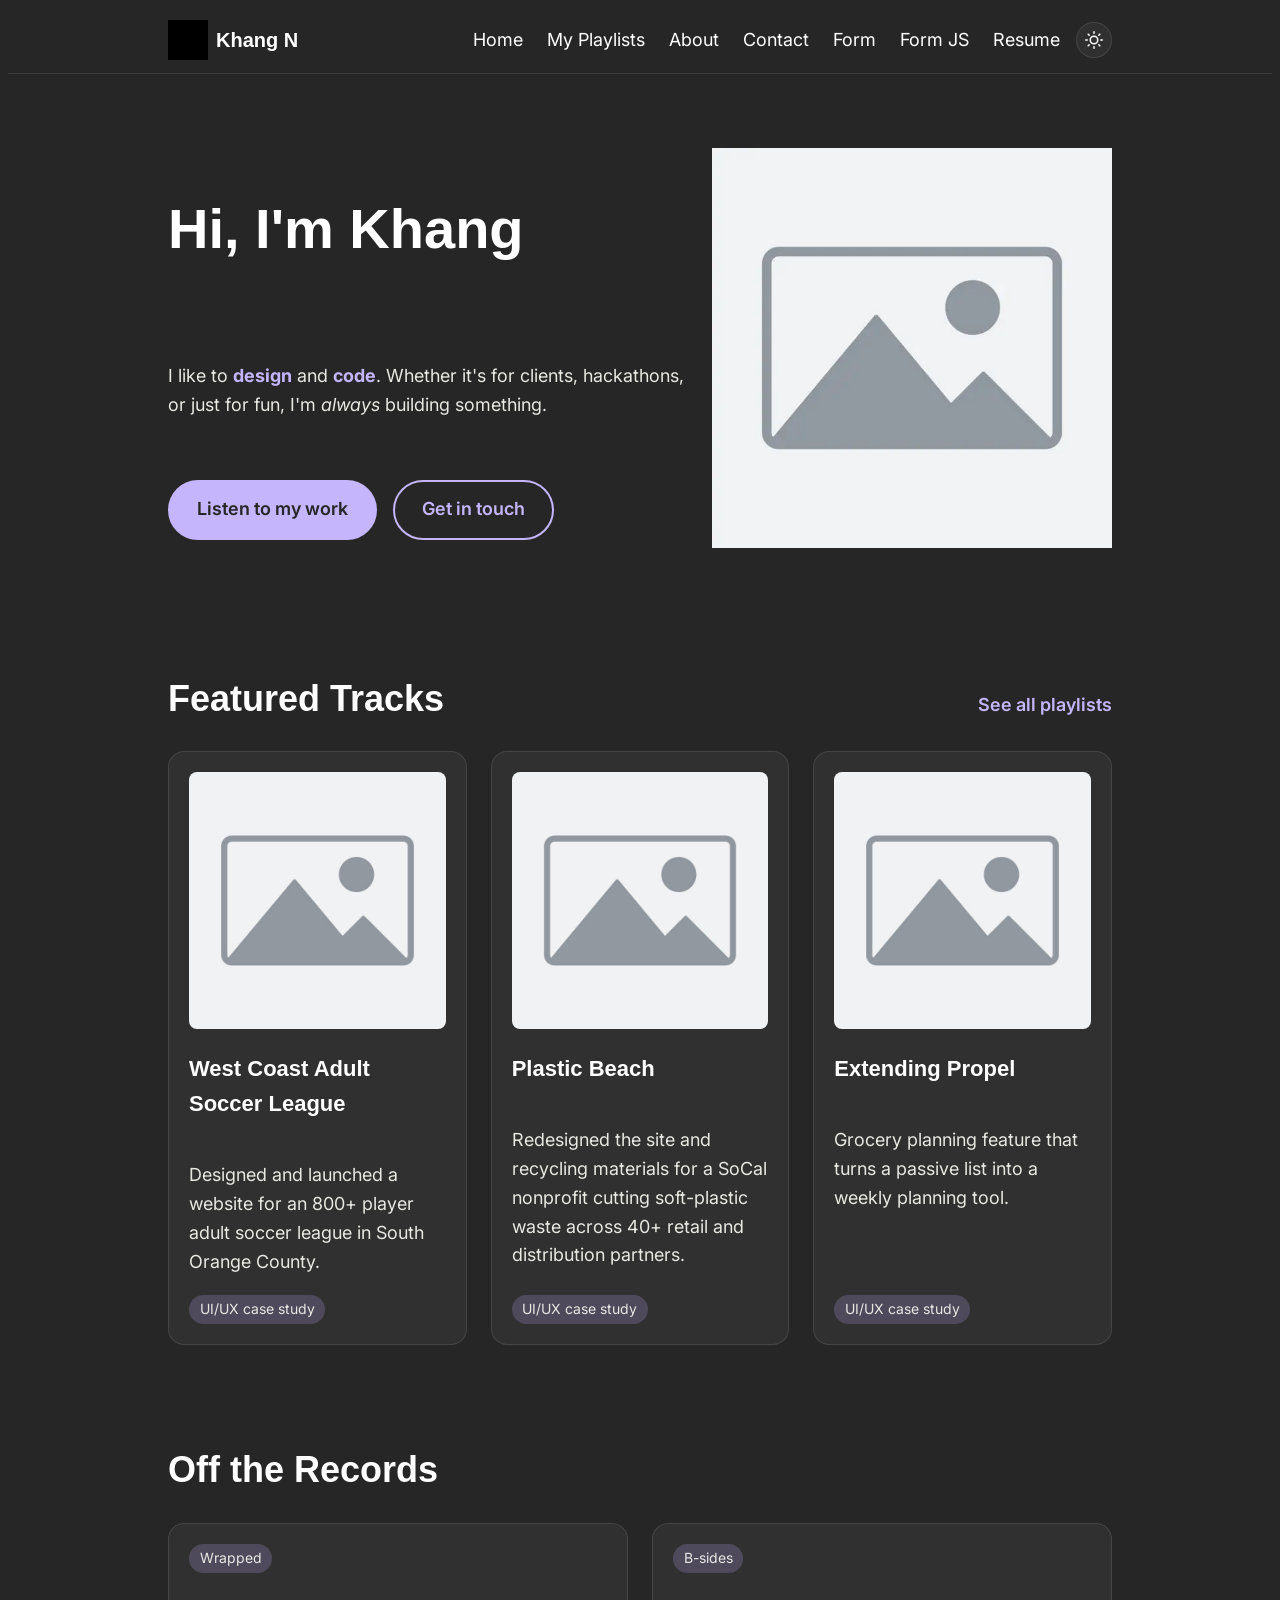
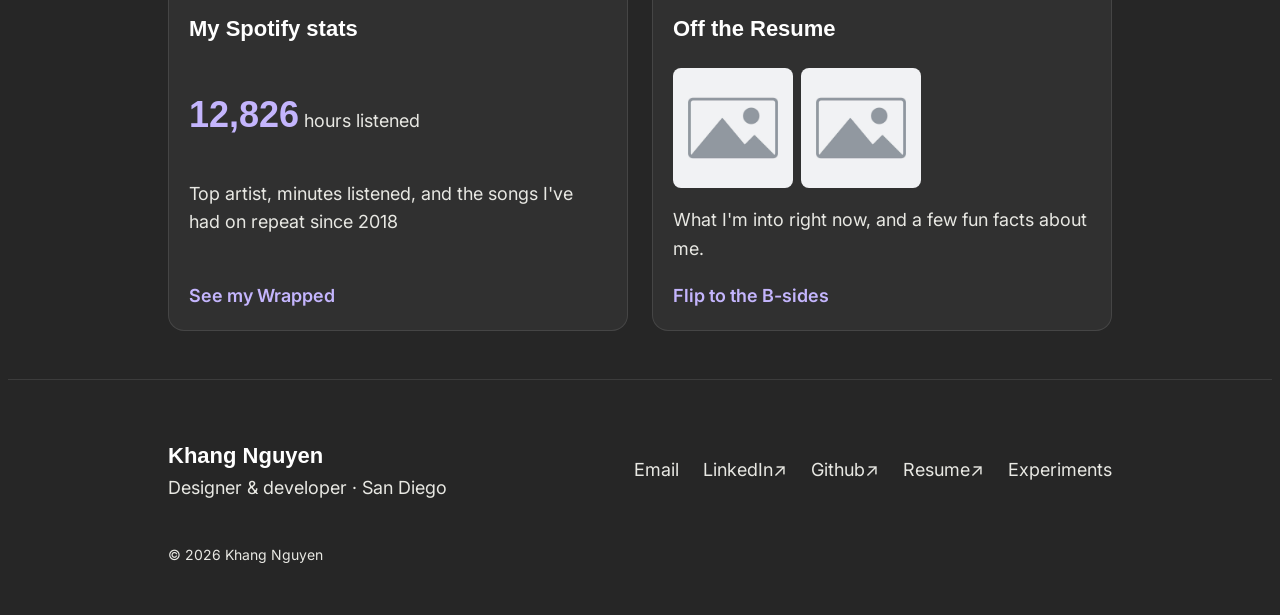
<file: index.html>
<!doctype html>
<html lang="en">
  <head>
    <meta charset="UTF-8" />
    <meta name="viewport" content="width=device-width, initial-scale=1.0" />
    <meta
      name="description"
      content="Khang Nguyen is a developer and designer in San Diego. Explore UI/UX case studies, projects, and more."
    />
    <title>Khang Nguyen | Developer &amp; Designer</title>
    <link rel="icon" href="images/favicon.png" type="image/png" />
    <link rel="stylesheet" href="css/styles.css" />
    <script src="js/hello-world.js" defer></script>
    <script src="js/theme-init.js"></script>
    <script src="js/theme.js" defer></script>
  </head>
  <body>
    <header>
      <a href="index.html">
        <svg width="40" height="40" viewBox="0 0 40 40" role="img">
          <title>Khang's logo</title>
          <rect width="40" height="40" fill="black" />
        </svg>
        Khang N
      </a>
      <nav>
        <ul>
          <li>
            <a href="index.html">Home</a>
          </li>
          <li>
            <a href="playlists.html">My Playlists</a>
          </li>
          <li>
            <a href="about.html">About</a>
          </li>
          <li>
            <a href="contact.html">Contact</a>
          </li>
          <li>
            <a href="form-no-js.html">Form</a>
          </li>
          <li>
            <a href="form-with-js.html">Form JS</a>
          </li>
          <li>
            <a href="resume/khangresume.pdf" target="_blank">Resume</a>
          </li>
        </ul>
      </nav>
      <button class="theme-toggle" aria-label="Switch to light mode" hidden></button>
    </header>
    <main>
      <section class="hero">
        <h1>Hi, I'm Khang</h1>
        <p>
          I like to <strong>design</strong> and <strong>code</strong>. Whether
          it's for clients, hackathons, or just for fun, I'm
          <em>always</em> building something.
        </p>
        <p class="hero-action">
          <a href="playlists.html">Listen to my work</a>
          <a href="contact.html">Get in touch</a>
        </p>
        <picture>
          <source srcset="images/placeholder.webp" type="image/webp" />
          <img
            src="images/placeholder.jpg"
            alt="placeholder image"
            width="400"
            height="400"
          />
        </picture>
      </section>
      <section class="featured">
        <h2>Featured Tracks</h2>
        <a href="playlists.html">See all playlists</a>
        <div class="card-grid">
        <track-card>
          <article>
            <img
              src="images/placeholder.jpg"
              alt="West Coast Adult Soccer League website homepage"
              width="400"
              height="250"
            />
            <h3>
              <a href="case-study-wcasl.html">West Coast Adult Soccer League</a>
            </h3>
            <p>
              Designed and launched a website for an 800+ player adult soccer
              league in South Orange County.
            </p>
            <span>UI/UX case study</span>
          </article>
        </track-card>

        <track-card>
          <article>
            <img
              src="images/placeholder.jpg"
              alt="Plastic Beach website homepage"
              width="400"
              height="250"
            />
            <h3>
              <a href="case-study-plastic-beach.html">Plastic Beach</a>
            </h3>
            <p>
              Redesigned the site and recycling materials for a SoCal nonprofit
              cutting soft-plastic waste across 40+ retail and distribution
              partners.
            </p>
            <span>UI/UX case study</span>
          </article>
        </track-card>

        <track-card>
          <article>
            <img
              src="images/placeholder.jpg"
              alt="Propel redesigned homepage"
              width="400"
              height="250"
            />
            <h3>
              <a href="case-study-propel.html">Extending Propel</a>
            </h3>
            <p>
              Grocery planning feature that turns a passive list into a weekly
              planning tool.
            </p>
            <span>UI/UX case study</span>
          </article>
        </track-card>
        </div>
      </section>

      <section class="records">
        <h2>Off the Records</h2>
        <article>
          <span>Wrapped</span>
          <h3>My Spotify stats</h3>
          <p><strong>12,826</strong> hours listened</p>
          <p>
            Top artist, minutes listened, and the songs I've had on repeat since
            2018
          </p>
          <a href="wrapped.html">See my Wrapped</a>
        </article>

        <article>
          <span>B-sides</span>
          <h3>Off the Resume</h3>
          <div class="photos">
          <img
            src="images/placeholder.jpg"
            alt="Khang taking pictures"
            width="120"
            height="120"
          />
          <img
            src="images/placeholder.jpg"
            alt="Khang rock climbing"
            width="120"
            height="120"
          />
          </div>
          <p>What I'm into right now, and a few fun facts about me.</p>
          <a href="b-sides.html">Flip to the B-sides</a>
        </article>
      </section>
    </main>
    <footer>
      <p>
        <b>Khang Nguyen</b> <br />
        Designer &amp; developer &middot; San Diego
      </p>
      <ul>
        <li><a href="mailto:khn042@ucsd.edu">Email</a></li>
        <li>
          <a href="https://www.linkedin.com/in/khangnguyen05" target="_blank"
            >LinkedIn</a
          >
        </li>
        <li><a href="https://github.com/khanggn" target="_blank">Github</a></li>
        <li><a href="resume/khangresume.pdf" target="_blank">Resume</a></li>
        <li><a href="experiments.html">Experiments</a></li>
      </ul>
      <p>&copy; 2026 Khang Nguyen</p>
    </footer>
    <hello-world></hello-world>
    <noscript>
      <p>
        JavaScript is turned off. This site still works, but the demos on the
        Experiments page needs JavaScript to run.
      </p>
    </noscript>
  </body>
</html>
</file>
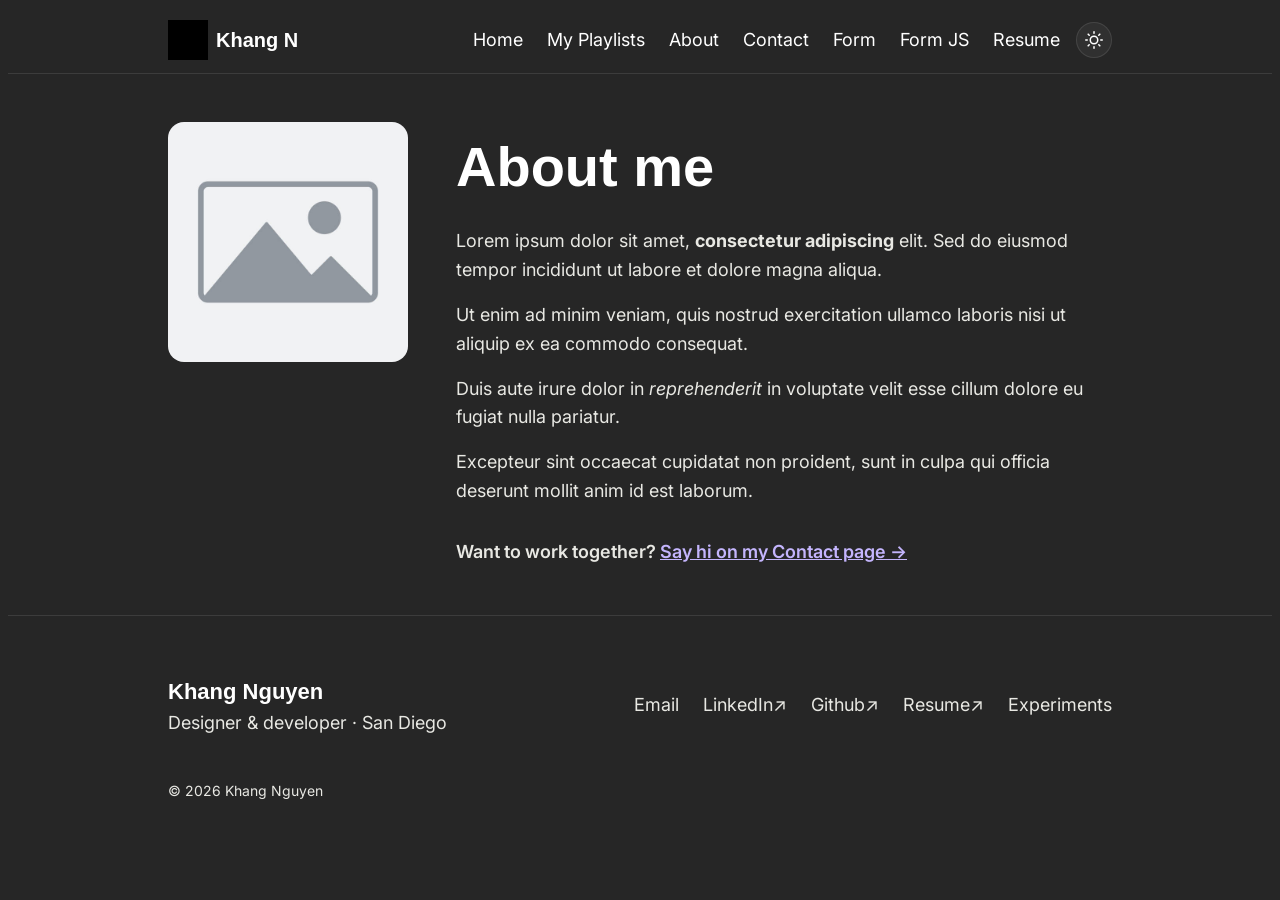
<file: about.html>
<!doctype html>
<html lang="en">
  <head>
    <meta charset="UTF-8" />
    <meta name="viewport" content="width=device-width, initial-scale=1.0" />
    <meta
      name="description"
      content="About Khang Nguyen, a developer and designer in San Diego who works between design and development."
    />
    <title>About | Khang Nguyen</title>
    <link rel="icon" href="images/favicon.png" type="image/png" />
    <link rel="stylesheet" href="css/styles.css"/>
    <script src="js/theme-init.js"></script>
    <script src="js/theme.js" defer></script>
  </head>
  <body>
    <header>
      <a href="index.html">
        <svg width="40" height="40" viewBox="0 0 40 40" role="img">
          <title>Khang's logo</title>
          <rect width="40" height="40" fill="black" />
        </svg>
        Khang N
      </a>
      <nav>
        <ul>
          <li>
            <a href="index.html">Home</a>
          </li>
          <li>
            <a href="playlists.html">My Playlists</a>
          </li>
          <li>
            <a href="about.html">About</a>
          </li>
          <li>
            <a href="contact.html">Contact</a>
          </li>
          <li>
            <a href="form-no-js.html">Form</a>
          </li>
          <li>
            <a href="form-with-js.html">Form JS</a>
          </li>
          <li>
            <a href="resume/khangresume.pdf" target="_blank">Resume</a>
          </li>
        </ul>
      </nav>
      <button class="theme-toggle" aria-label="Switch to light mode" hidden></button>
    </header>
    <main>
      <section class="about">
        <img
          src="images/placeholder.jpg"
          alt="Headshot of Khang Nguyen"
          width="300"
          height="300"
        />
        <h1>About me</h1>
        <p>
          Lorem ipsum dolor sit amet, <strong>consectetur adipiscing</strong>
          elit. Sed do eiusmod tempor incididunt ut labore et dolore magna
          aliqua.
        </p>
        <p>
          Ut enim ad minim veniam, quis nostrud exercitation ullamco laboris
          nisi ut aliquip ex ea commodo consequat.
        </p>
        <p>
          Duis aute irure dolor in <em>reprehenderit</em> in voluptate velit
          esse cillum dolore eu fugiat nulla pariatur.
        </p>
        <p>
          Excepteur sint occaecat cupidatat non proident, sunt in culpa qui
          officia deserunt mollit anim id est laborum.
        </p>
        <p>
          Want to work together?
          <a href="contact.html">Say hi on my Contact page &rarr;</a>
        </p>
      </section>
    </main>
    <footer>
      <p>
        <b>Khang Nguyen</b> <br />
        Designer &amp; developer &middot; San Diego
      </p>
      <ul>
        <li><a href="mailto:khn042@ucsd.edu">Email</a></li>
        <li>
          <a href="https://www.linkedin.com/in/khangnguyen05" target="_blank"
            >LinkedIn</a
          >
        </li>
        <li><a href="https://github.com/khanggn" target="_blank">Github</a></li>
        <li><a href="resume/khangresume.pdf" target="_blank">Resume</a></li>
        <li><a href="experiments.html">Experiments</a></li>
      </ul>
      <p>&copy; 2026 Khang Nguyen</p>
    </footer>
  </body>
</html>
</file>
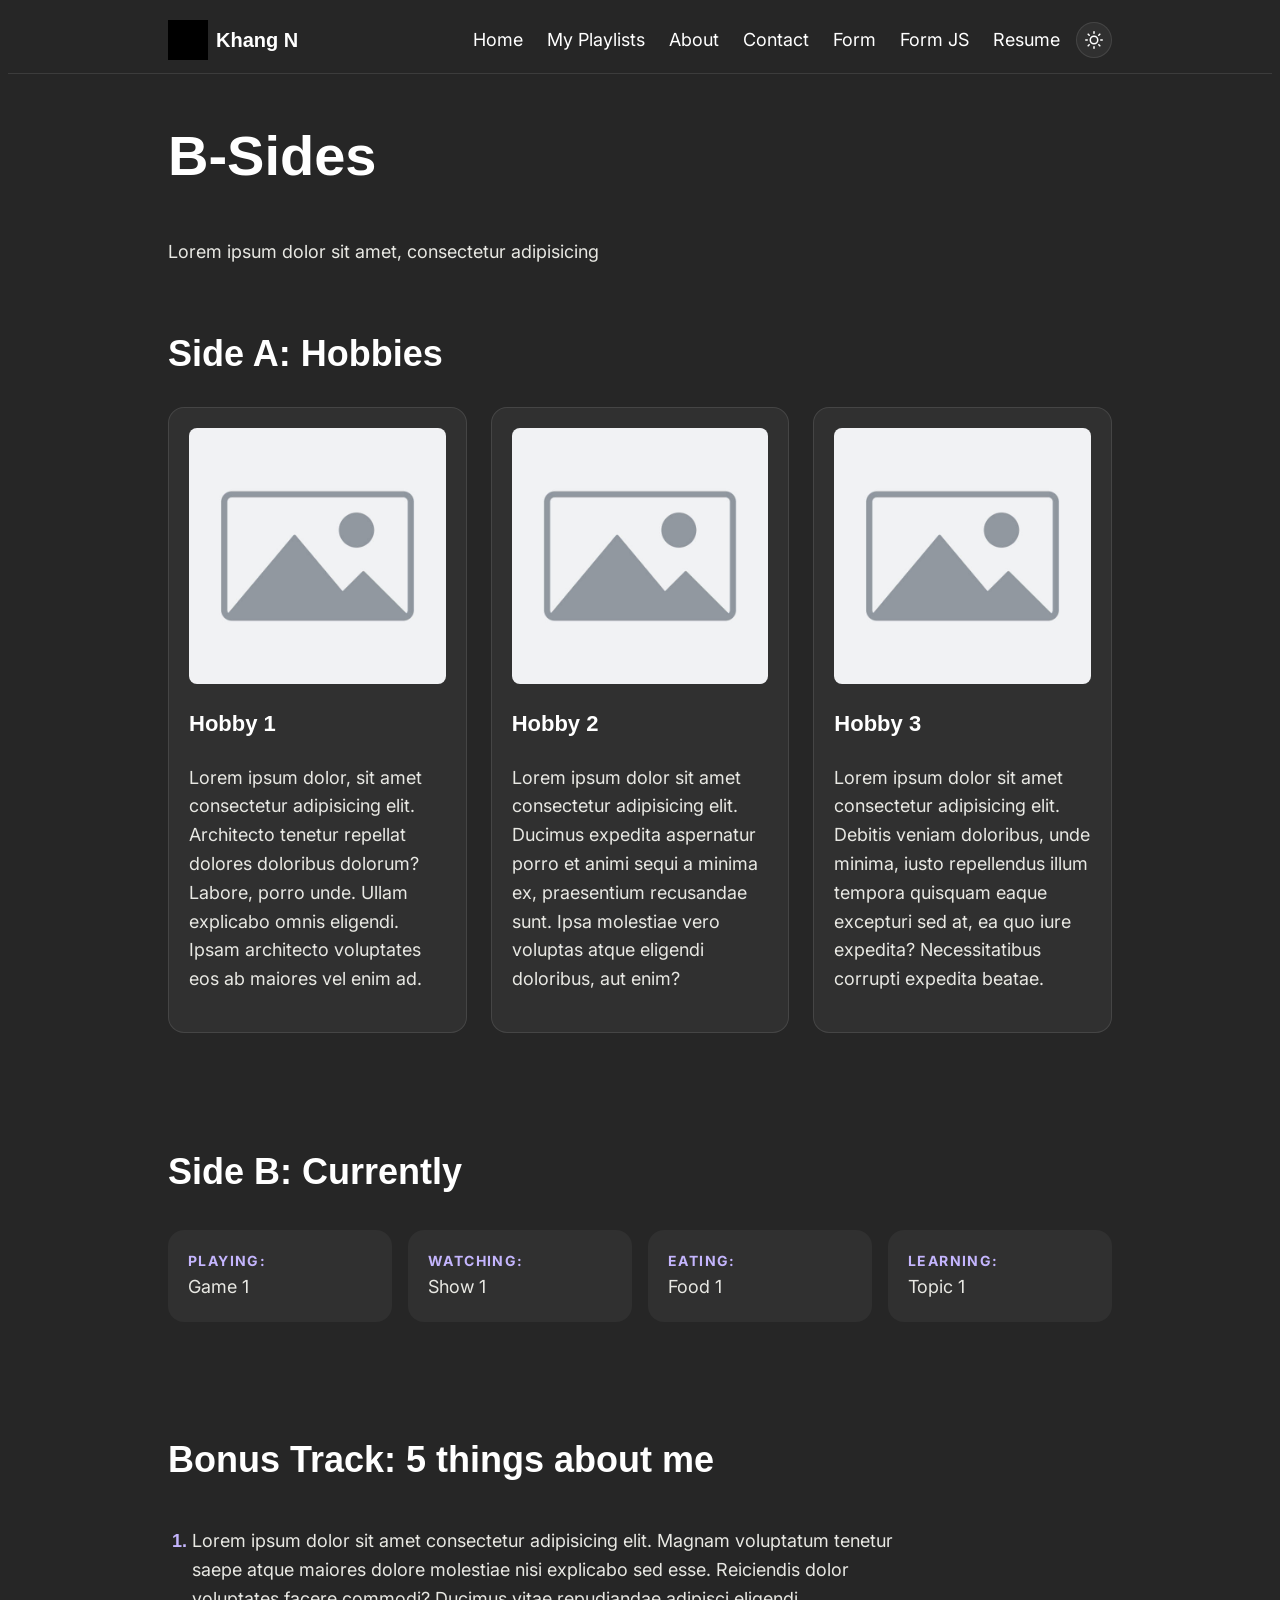
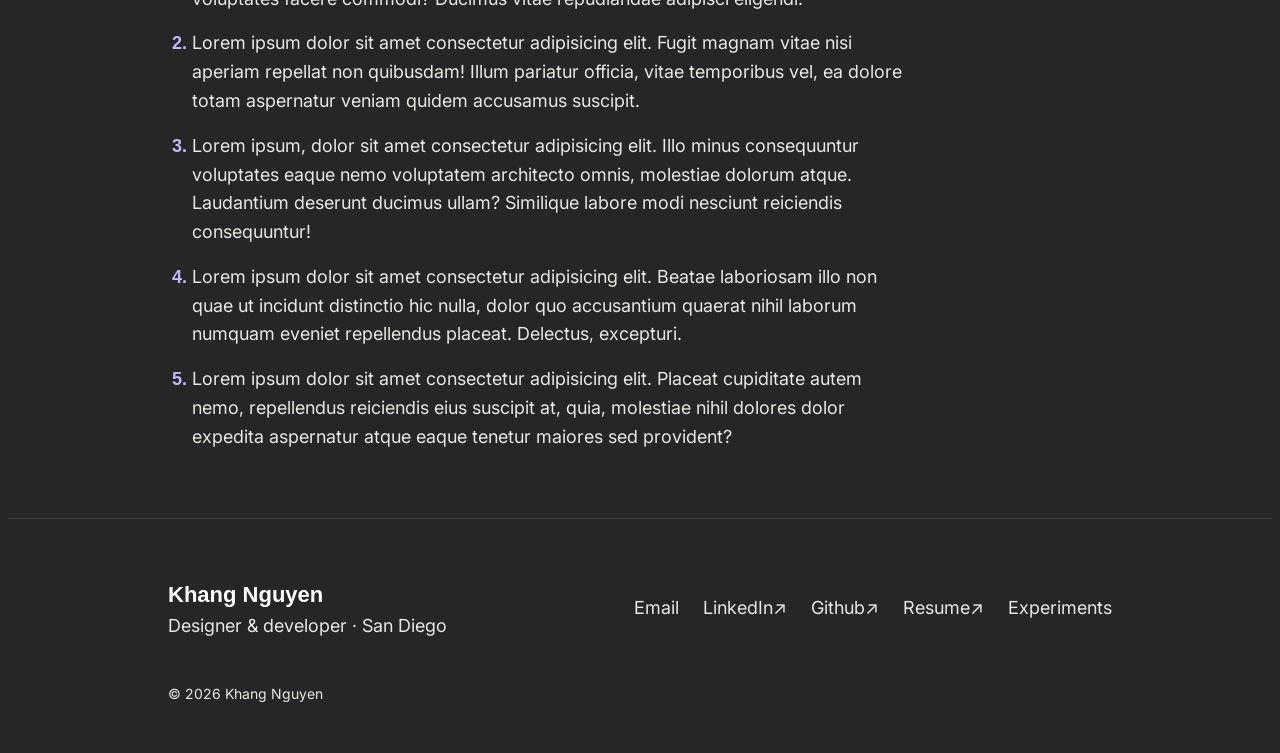
<file: b-sides.html>
<!doctype html>
<html lang="en">
  <head>
    <meta charset="UTF-8" />
    <meta name="viewport" content="width=device-width, initial-scale=1.0" />
    <meta name="description" content="The tracks that didn't make the resume" />
    <title>B-Sides | Khang Nguyen</title>
    <link rel="icon" href="images/favicon.png" type="image/png" />
    <link rel="stylesheet" href="css/styles.css"/>
    <script src="js/theme-init.js"></script>
    <script src="js/theme.js" defer></script>
  </head>
  <body>
    <header>
      <a href="index.html">
        <svg width="40" height="40" viewBox="0 0 40 40" role="img">
          <title>Khang's logo</title>
          <rect width="40" height="40" fill="black" />
        </svg>
        Khang N
      </a>
      <nav>
        <ul>
          <li>
            <a href="index.html">Home</a>
          </li>
          <li>
            <a href="playlists.html">My Playlists</a>
          </li>
          <li>
            <a href="about.html">About</a>
          </li>
          <li>
            <a href="contact.html">Contact</a>
          </li>
          <li>
            <a href="form-no-js.html">Form</a>
          </li>
          <li>
            <a href="form-with-js.html">Form JS</a>
          </li>
          <li>
            <a href="resume/khangresume.pdf" target="_blank">Resume</a>
          </li>
        </ul>
      </nav>
      <button class="theme-toggle" aria-label="Switch to light mode" hidden></button>
    </header>
    <main>
      <h1>B-Sides</h1>
      <p>Lorem ipsum dolor sit amet, consectetur adipisicing</p>
      <section class="hobbies">
        <h2>Side A: Hobbies</h2>
        <article>
          <img
            src="images/placeholder.jpg"
            alt="Hobby 1"
            width="200"
            height="150"
          />
          <h3>Hobby 1</h3>
          <p>
            Lorem ipsum dolor, sit amet consectetur adipisicing elit. Architecto
            tenetur repellat dolores doloribus dolorum? Labore, porro unde.
            Ullam explicabo omnis eligendi. Ipsam architecto voluptates eos ab
            maiores vel enim ad.
          </p>
        </article>
        <article>
          <img
            src="images/placeholder.jpg"
            alt="Hobby 2"
            width="200"
            height="150"
          />
          <h3>Hobby 2</h3>
          <p>
            Lorem ipsum dolor sit amet consectetur adipisicing elit. Ducimus
            expedita aspernatur porro et animi sequi a minima ex, praesentium
            recusandae sunt. Ipsa molestiae vero voluptas atque eligendi
            doloribus, aut enim?
          </p>
        </article>
        <article>
          <img
            src="images/placeholder.jpg"
            alt="Hobby 3"
            width="200"
            height="150"
          />
          <h3>Hobby 3</h3>
          <p>
            Lorem ipsum dolor sit amet consectetur adipisicing elit. Debitis
            veniam doloribus, unde minima, iusto repellendus illum tempora
            quisquam eaque excepturi sed at, ea quo iure expedita?
            Necessitatibus corrupti expedita beatae.
          </p>
        </article>
      </section>
      <section class="currently">
        <h2>Side B: Currently</h2>
        <ul>
          <li><b>Playing:</b> Game 1</li>
          <li><b>Watching:</b> Show 1</li>
          <li><b>Eating:</b> Food 1</li>
          <li><b>Learning:</b> Topic 1</li>
        </ul>
      </section>
      <section class="fun-facts">
        <h2>Bonus Track: 5 things about me</h2>
        <ol>
          <li>
            Lorem ipsum dolor sit amet consectetur adipisicing elit. Magnam
            voluptatum tenetur saepe atque maiores dolore molestiae nisi
            explicabo sed esse. Reiciendis dolor voluptates facere commodi?
            Ducimus vitae repudiandae adipisci eligendi.
          </li>
          <li>
            Lorem ipsum dolor sit amet consectetur adipisicing elit. Fugit
            magnam vitae nisi aperiam repellat non quibusdam! Illum pariatur
            officia, vitae temporibus vel, ea dolore totam aspernatur veniam
            quidem accusamus suscipit.
          </li>
          <li>
            Lorem ipsum, dolor sit amet consectetur adipisicing elit. Illo minus
            consequuntur voluptates eaque nemo voluptatem architecto omnis,
            molestiae dolorum atque. Laudantium deserunt ducimus ullam?
            Similique labore modi nesciunt reiciendis consequuntur!
          </li>
          <li>
            Lorem ipsum dolor sit amet consectetur adipisicing elit. Beatae
            laboriosam illo non quae ut incidunt distinctio hic nulla, dolor quo
            accusantium quaerat nihil laborum numquam eveniet repellendus
            placeat. Delectus, excepturi.
          </li>
          <li>
            Lorem ipsum dolor sit amet consectetur adipisicing elit. Placeat
            cupiditate autem nemo, repellendus reiciendis eius suscipit at,
            quia, molestiae nihil dolores dolor expedita aspernatur atque eaque
            tenetur maiores sed provident?
          </li>
        </ol>
      </section>
    </main>
    <footer>
      <p>
        <b>Khang Nguyen</b> <br />
        Designer &amp; developer &middot; San Diego
      </p>
      <ul>
        <li><a href="mailto:khn042@ucsd.edu">Email</a></li>
        <li>
          <a href="https://www.linkedin.com/in/khangnguyen05" target="_blank"
            >LinkedIn</a
          >
        </li>
        <li><a href="https://github.com/khanggn" target="_blank">Github</a></li>
        <li><a href="resume/khangresume.pdf" target="_blank">Resume</a></li>
        <li><a href="experiments.html">Experiments</a></li>
      </ul>
      <p>&copy; 2026 Khang Nguyen</p>
    </footer>
  </body>
</html>
</file>
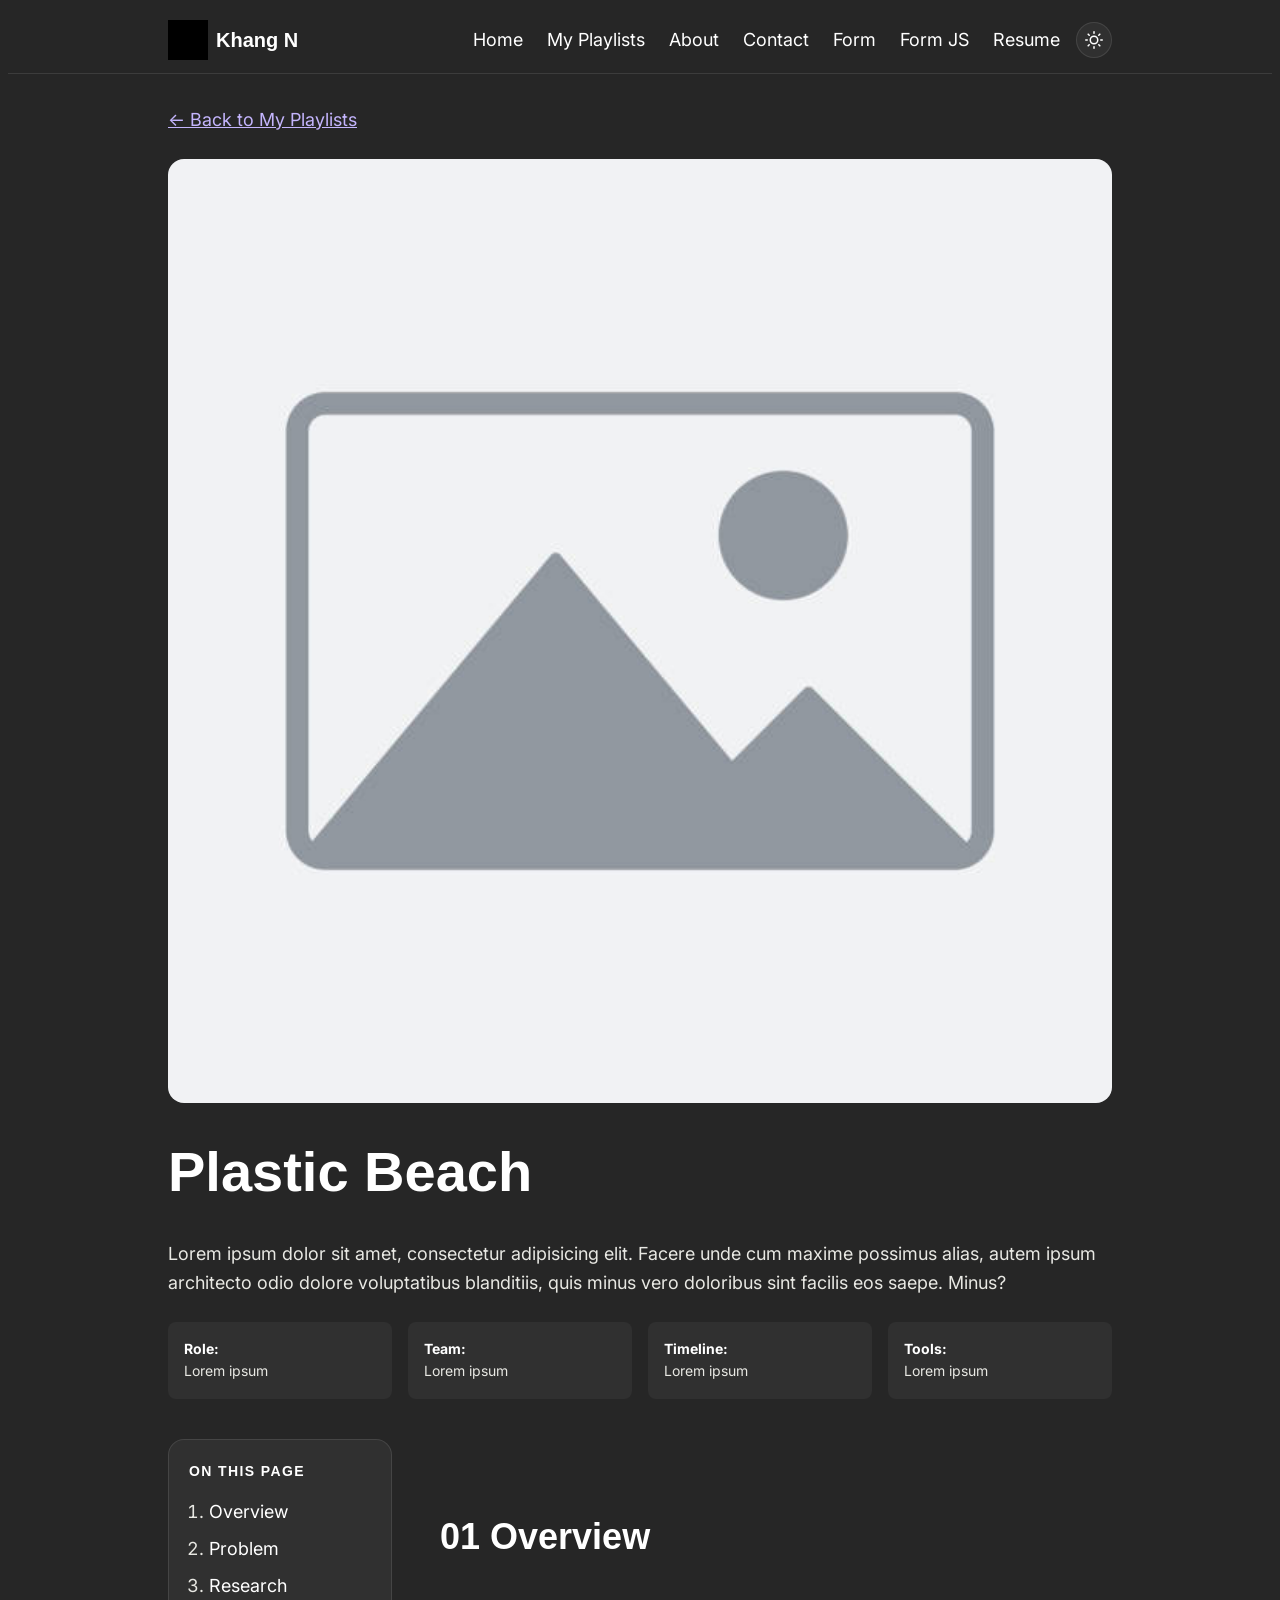
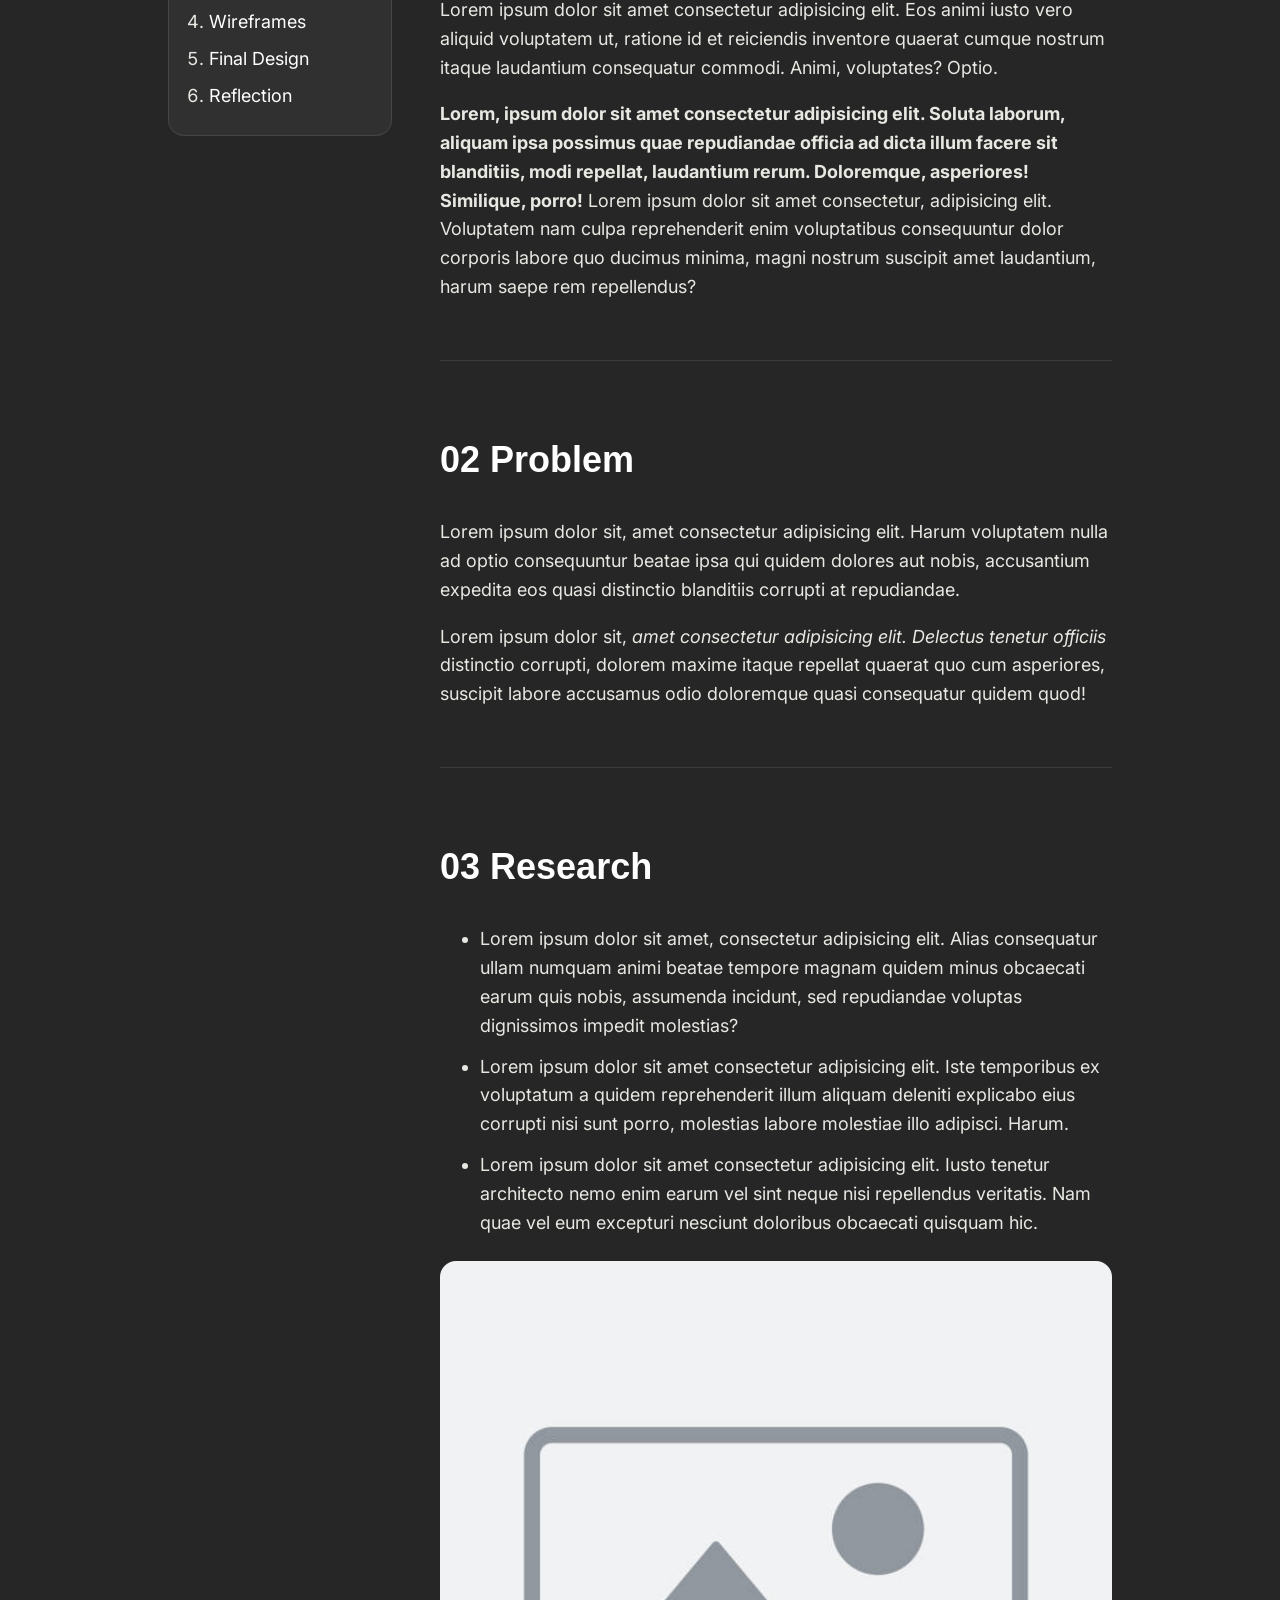
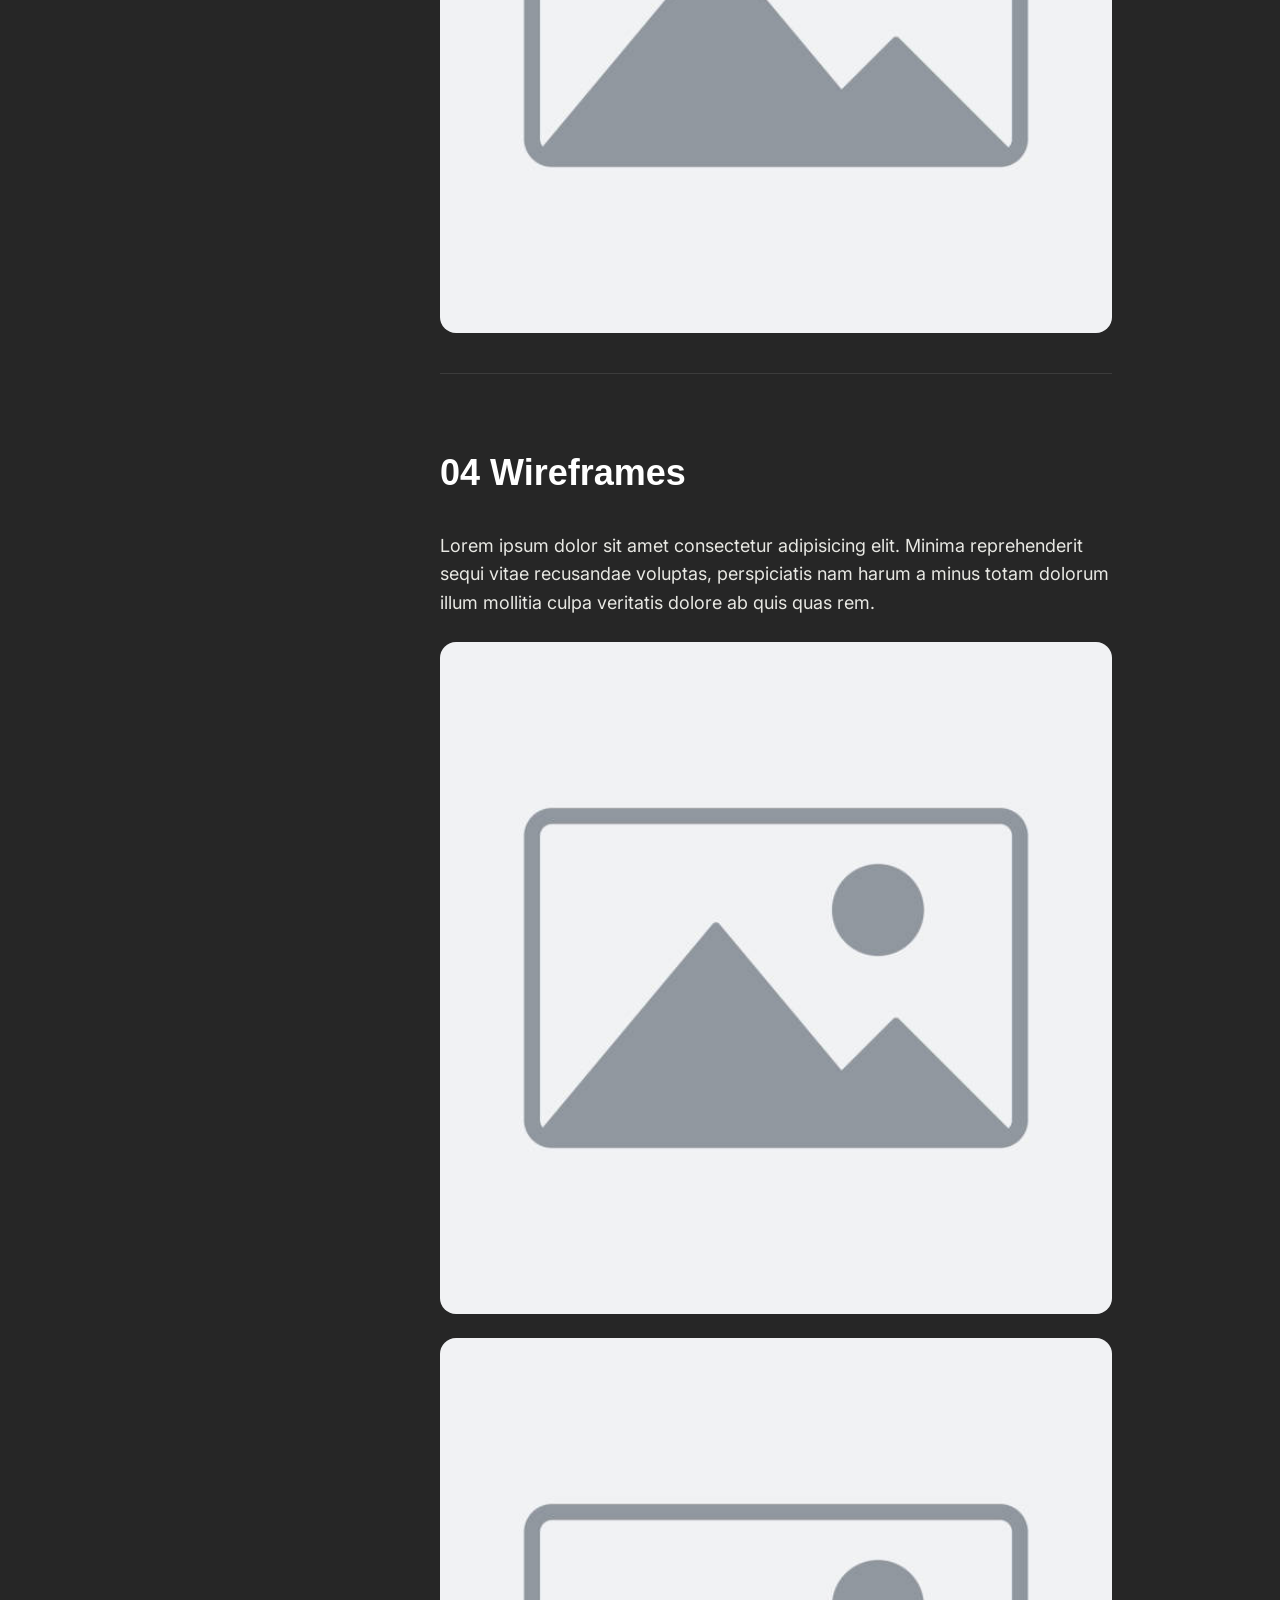
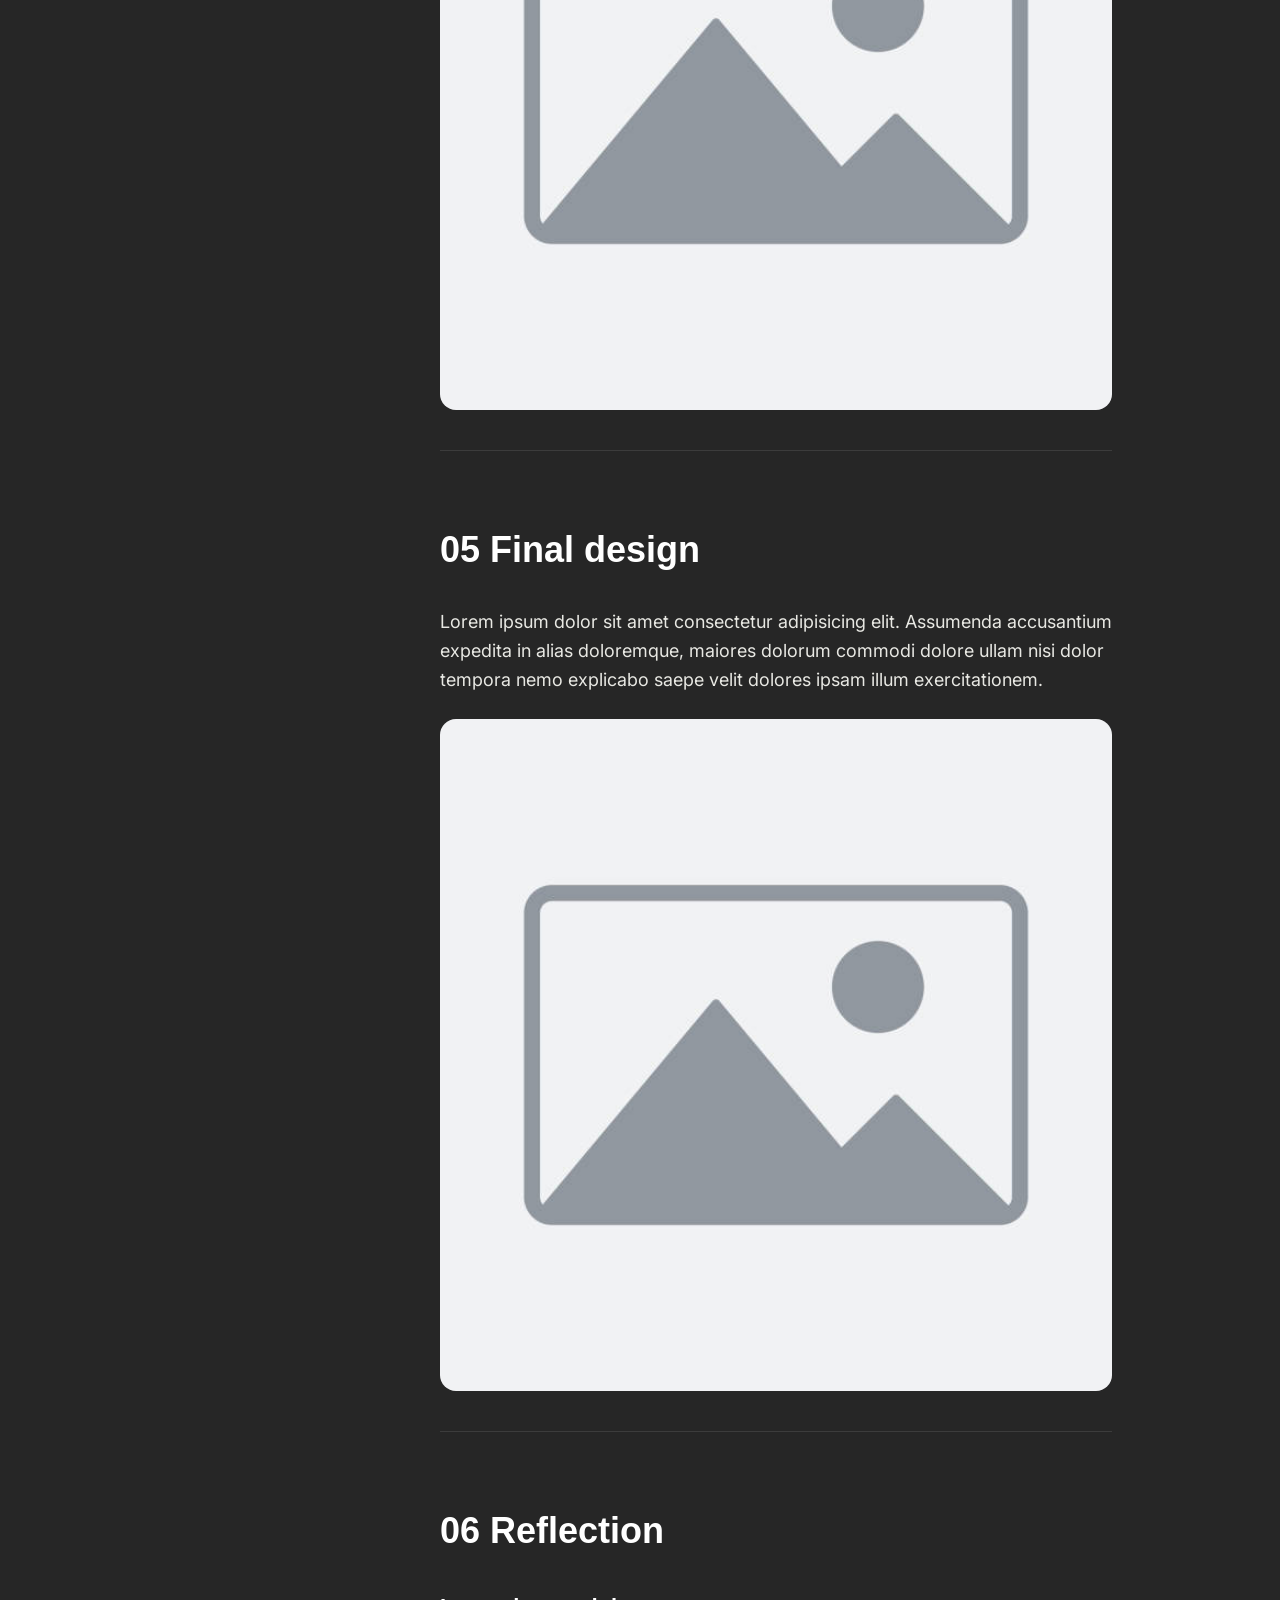
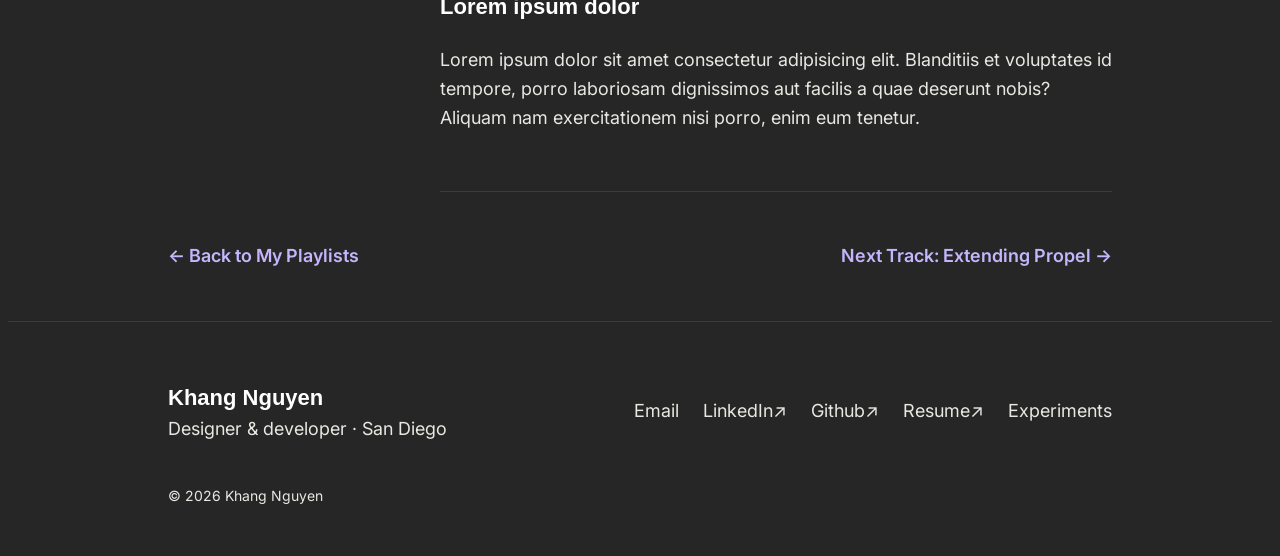
<file: case-study-plastic-beach.html>
<!doctype html>
<html lang="en">
  <head>
    <meta charset="UTF-8" />
    <meta name="viewport" content="width=device-width, initial-scale=1.0" />
    <meta
      name="description"
      content="Case study: how Khang redesigned the website and recycling materials for Plastic Beach, a SoCal nonprofit reducing soft-plastic waste."
    />
    <title>Plastic Beach Case Study | Khang Nguyen</title>
    <link rel="icon" href="images/favicon.png" type="image/png" />
    <link rel="stylesheet" href="css/styles.css"/>
    <script src="js/theme-init.js"></script>
    <script src="js/theme.js" defer></script>
  </head>
  <body>
    <header>
      <a href="index.html">
        <svg width="40" height="40" viewBox="0 0 40 40" role="img">
          <title>Khang's logo</title>
          <rect width="40" height="40" fill="black" />
        </svg>
        Khang N
      </a>
      <nav>
        <ul>
          <li>
            <a href="index.html">Home</a>
          </li>
          <li>
            <a href="playlists.html">My Playlists</a>
          </li>
          <li>
            <a href="about.html">About</a>
          </li>
          <li>
            <a href="contact.html">Contact</a>
          </li>
          <li>
            <a href="form-no-js.html">Form</a>
          </li>
          <li>
            <a href="form-with-js.html">Form JS</a>
          </li>
          <li>
            <a href="resume/khangresume.pdf" target="_blank">Resume</a>
          </li>
        </ul>
      </nav>
      <button class="theme-toggle" aria-label="Switch to light mode" hidden></button>
    </header>
    <main>
      <article class="case-study">
        <header>
          <p><a href="playlists.html">&larr; Back to My Playlists</a></p>
          <img
            src="images/placeholder.jpg"
            alt="Placeholder for Plastic Beach project cover image"
            width="400"
            height="250"
          />
          <h1>Plastic Beach</h1>
          <p>
            Lorem ipsum dolor sit amet, consectetur adipisicing elit. Facere
            unde cum maxime possimus alias, autem ipsum architecto odio dolore
            voluptatibus blanditiis, quis minus vero doloribus sint facilis eos
            saepe. Minus?
          </p>
          <ul>
            <li><b>Role:</b> Lorem ipsum</li>
            <li><b>Team:</b> Lorem ipsum</li>
            <li><b>Timeline:</b> Lorem ipsum</li>
            <li><b>Tools:</b> Lorem ipsum</li>
          </ul>
        </header>
        <nav aria-label="Case study sections">
          <h2>On this page</h2>
          <ol>
            <li><a href="#overview">Overview</a></li>
            <li><a href="#problem">Problem</a></li>
            <li><a href="#research">Research</a></li>
            <li><a href="#wireframes">Wireframes</a></li>
            <li><a href="#final-design">Final Design</a></li>
            <li><a href="#reflection">Reflection</a></li>
          </ol>
        </nav>
        <section id="overview">
          <h2>01 Overview</h2>
          <p>
            Lorem ipsum dolor sit amet consectetur adipisicing elit. Eos animi
            iusto vero aliquid voluptatem ut, ratione id et reiciendis inventore
            quaerat cumque nostrum itaque laudantium consequatur commodi. Animi,
            voluptates? Optio.
          </p>
          <p>
            <strong
              >Lorem, ipsum dolor sit amet consectetur adipisicing elit. Soluta
              laborum, aliquam ipsa possimus quae repudiandae officia ad dicta
              illum facere sit blanditiis, modi repellat, laudantium rerum.
              Doloremque, asperiores! Similique, porro!</strong
            >
            Lorem ipsum dolor sit amet consectetur, adipisicing elit. Voluptatem
            nam culpa reprehenderit enim voluptatibus consequuntur dolor
            corporis labore quo ducimus minima, magni nostrum suscipit amet
            laudantium, harum saepe rem repellendus?
          </p>
        </section>
        <section id="problem">
          <h2>02 Problem</h2>
          <p>
            Lorem ipsum dolor sit, amet consectetur adipisicing elit. Harum
            voluptatem nulla ad optio consequuntur beatae ipsa qui quidem
            dolores aut nobis, accusantium expedita eos quasi distinctio
            blanditiis corrupti at repudiandae.
          </p>
          <p>
            Lorem ipsum dolor sit,
            <em
              >amet consectetur adipisicing elit. Delectus tenetur officiis</em
            >
            distinctio corrupti, dolorem maxime itaque repellat quaerat quo cum
            asperiores, suscipit labore accusamus odio doloremque quasi
            consequatur quidem quod!
          </p>
        </section>
        <section id="research">
          <h2>03 Research</h2>
          <ul>
            <li>
              Lorem ipsum dolor sit amet, consectetur adipisicing elit. Alias
              consequatur ullam numquam animi beatae tempore magnam quidem minus
              obcaecati earum quis nobis, assumenda incidunt, sed repudiandae
              voluptas dignissimos impedit molestias?
            </li>
            <li>
              Lorem ipsum dolor sit amet consectetur adipisicing elit. Iste
              temporibus ex voluptatum a quidem reprehenderit illum aliquam
              deleniti explicabo eius corrupti nisi sunt porro, molestias labore
              molestiae illo adipisci. Harum.
            </li>
            <li>
              Lorem ipsum dolor sit amet consectetur adipisicing elit. Iusto
              tenetur architecto nemo enim earum vel sint neque nisi repellendus
              veritatis. Nam quae vel eum excepturi nesciunt doloribus obcaecati
              quisquam hic.
            </li>
          </ul>
          <img
            src="images/placeholder.jpg"
            alt="Placeholder for Plastic Beach user personas"
            width="400"
            height="250"
          />
        </section>
        <section id="wireframes">
          <h2>04 Wireframes</h2>
          <p>
            Lorem ipsum dolor sit amet consectetur adipisicing elit. Minima
            reprehenderit sequi vitae recusandae voluptas, perspiciatis nam
            harum a minus totam dolorum illum mollitia culpa veritatis dolore ab
            quis quas rem.
          </p>
          <img
            src="images/placeholder.jpg"
            alt="placeholder for Plastic Beach lofi wireframes"
            width="400"
            height="250"
          />
          <img
            src="images/placeholder.jpg"
            alt="placeholder for Plastic Beach hifi wireframes"
            width="400"
            height="250"
          />
        </section>
        <section id="final-design">
          <h2>05 Final design</h2>
          <p>
            Lorem ipsum dolor sit amet consectetur adipisicing elit. Assumenda
            accusantium expedita in alias doloremque, maiores dolorum commodi
            dolore ullam nisi dolor tempora nemo explicabo saepe velit dolores
            ipsam illum exercitationem.
          </p>
          <img
            src="images/placeholder.jpg"
            alt="placeholder for Plastic Beach final homepage design"
            width="400"
            height="250"
          />
        </section>
        <section id="reflection">
          <h2>06 Reflection</h2>
          <h3>Lorem ipsum dolor</h3>
          <p>
            Lorem ipsum dolor sit amet consectetur adipisicing elit. Blanditiis
            et voluptates id tempore, porro laboriosam dignissimos aut facilis a
            quae deserunt nobis? Aliquam nam exercitationem nisi porro, enim eum
            tenetur.
          </p>
        </section>
        <footer>
          <p>
            <a href="playlists.html">&larr; Back to My Playlists</a>
            <a href="case-study-propel.html"
              >Next Track: Extending Propel &rarr;</a
            >
          </p>
        </footer>
      </article>
    </main>
    <footer>
      <p>
        <b>Khang Nguyen</b> <br />
        Designer &amp; developer &middot; San Diego
      </p>
      <ul>
        <li><a href="mailto:khn042@ucsd.edu">Email</a></li>
        <li>
          <a href="https://www.linkedin.com/in/khangnguyen05" target="_blank"
            >LinkedIn</a
          >
        </li>
        <li><a href="https://github.com/khanggn" target="_blank">Github</a></li>
        <li><a href="resume/khangresume.pdf" target="_blank">Resume</a></li>
        <li><a href="experiments.html">Experiments</a></li>
      </ul>
      <p>&copy; 2026 Khang Nguyen</p>
    </footer>
  </body>
</html>
</file>
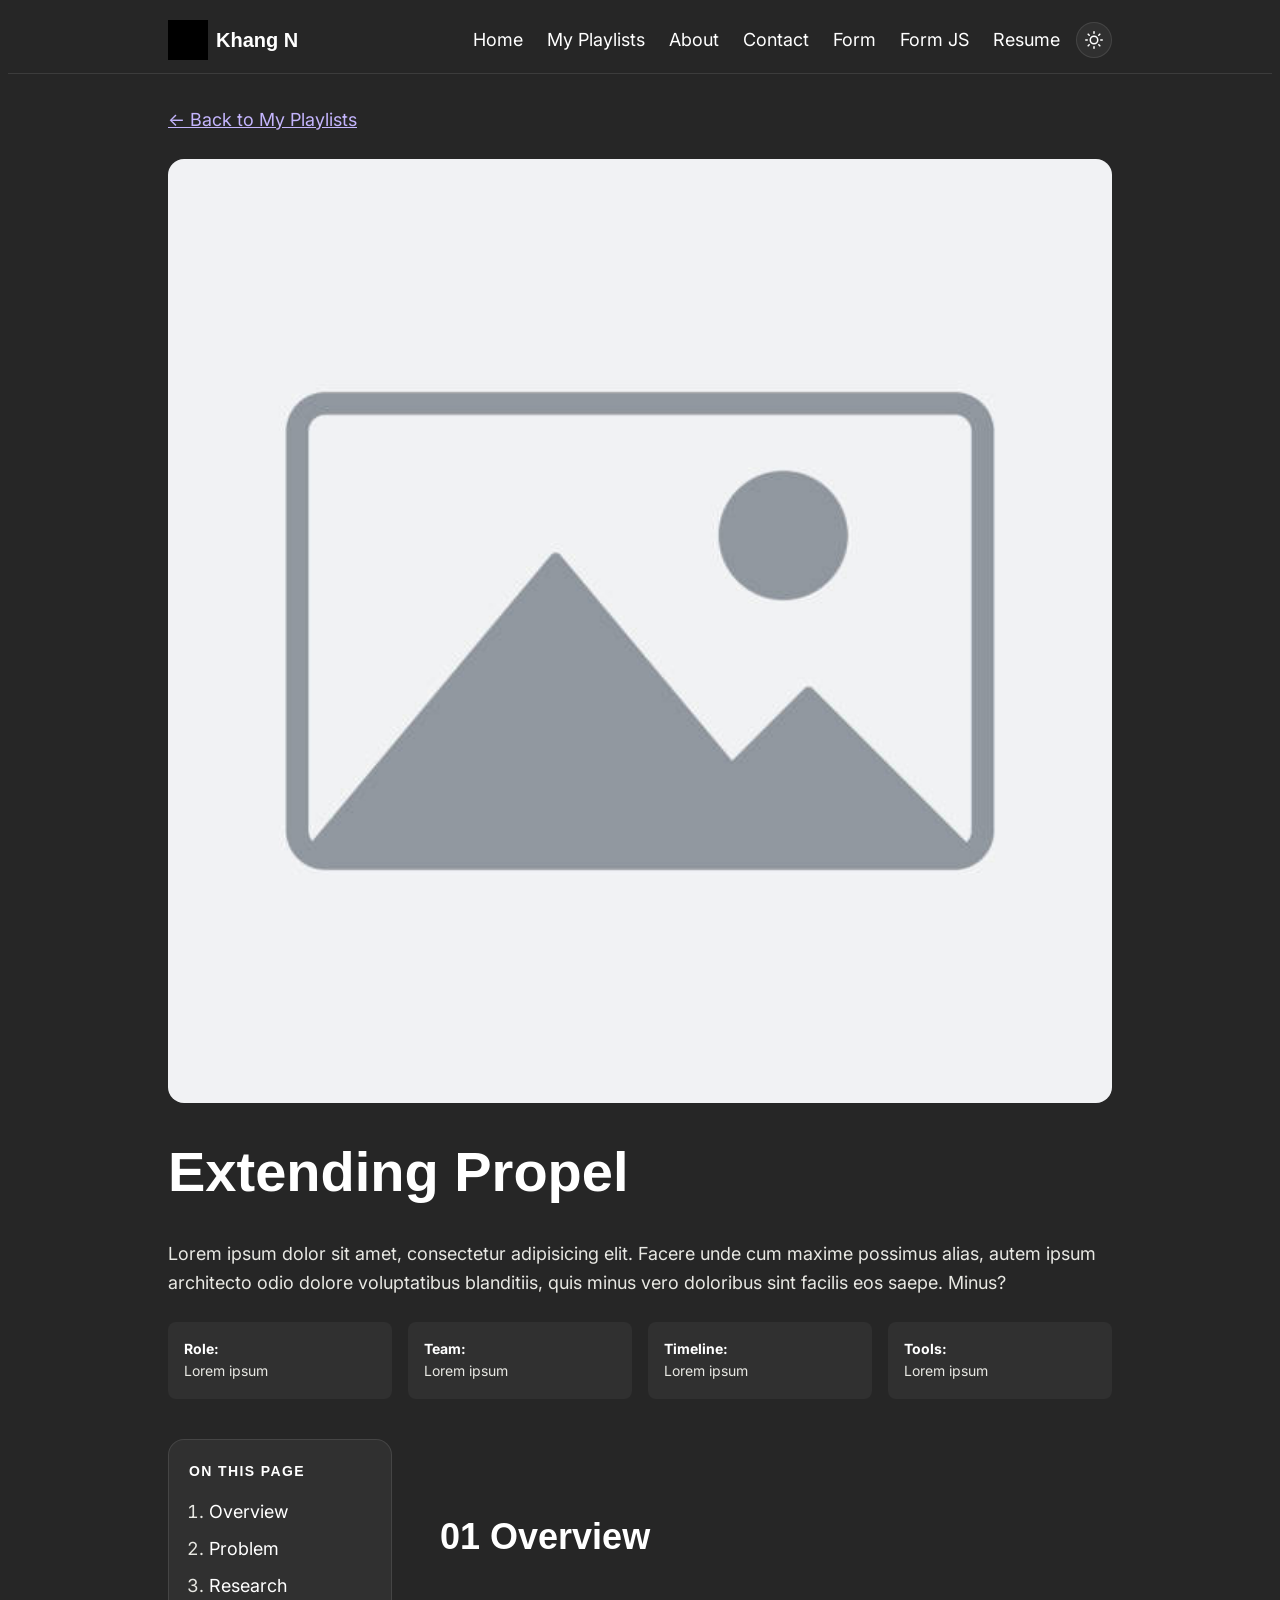
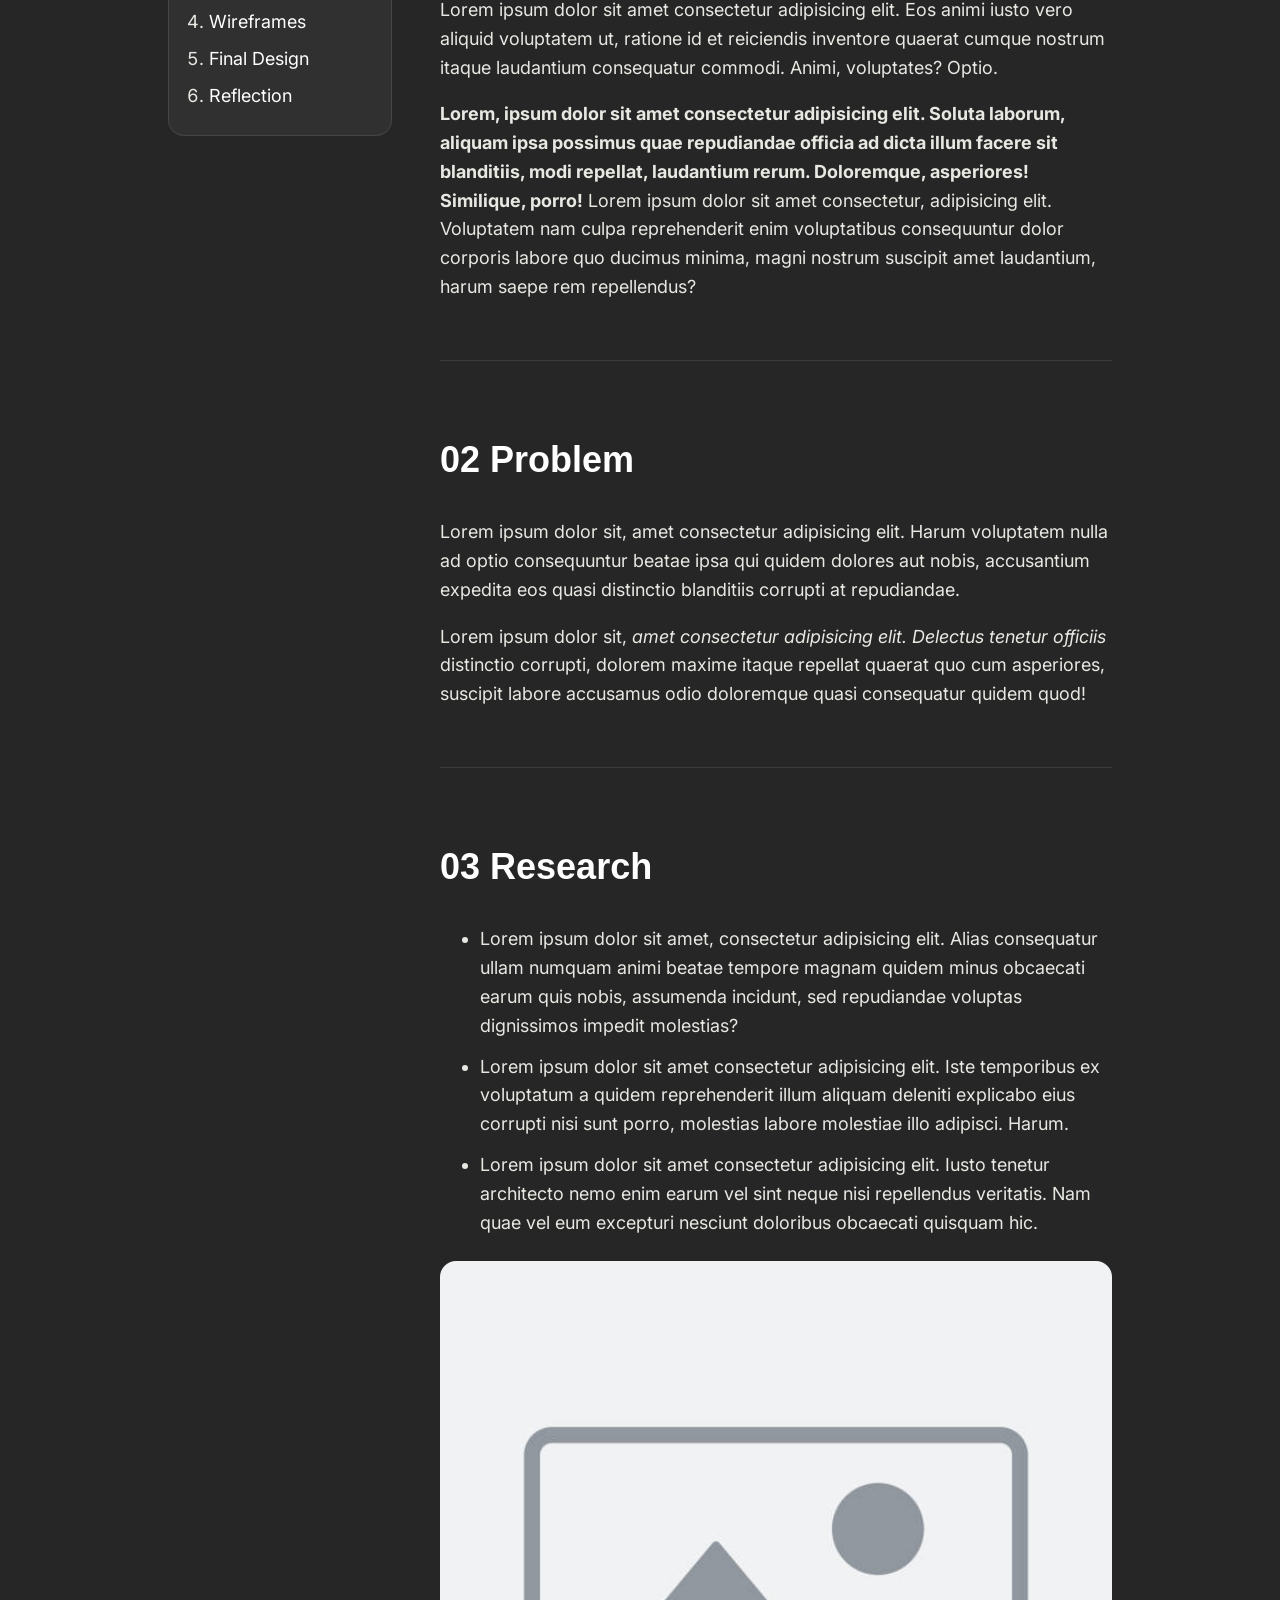
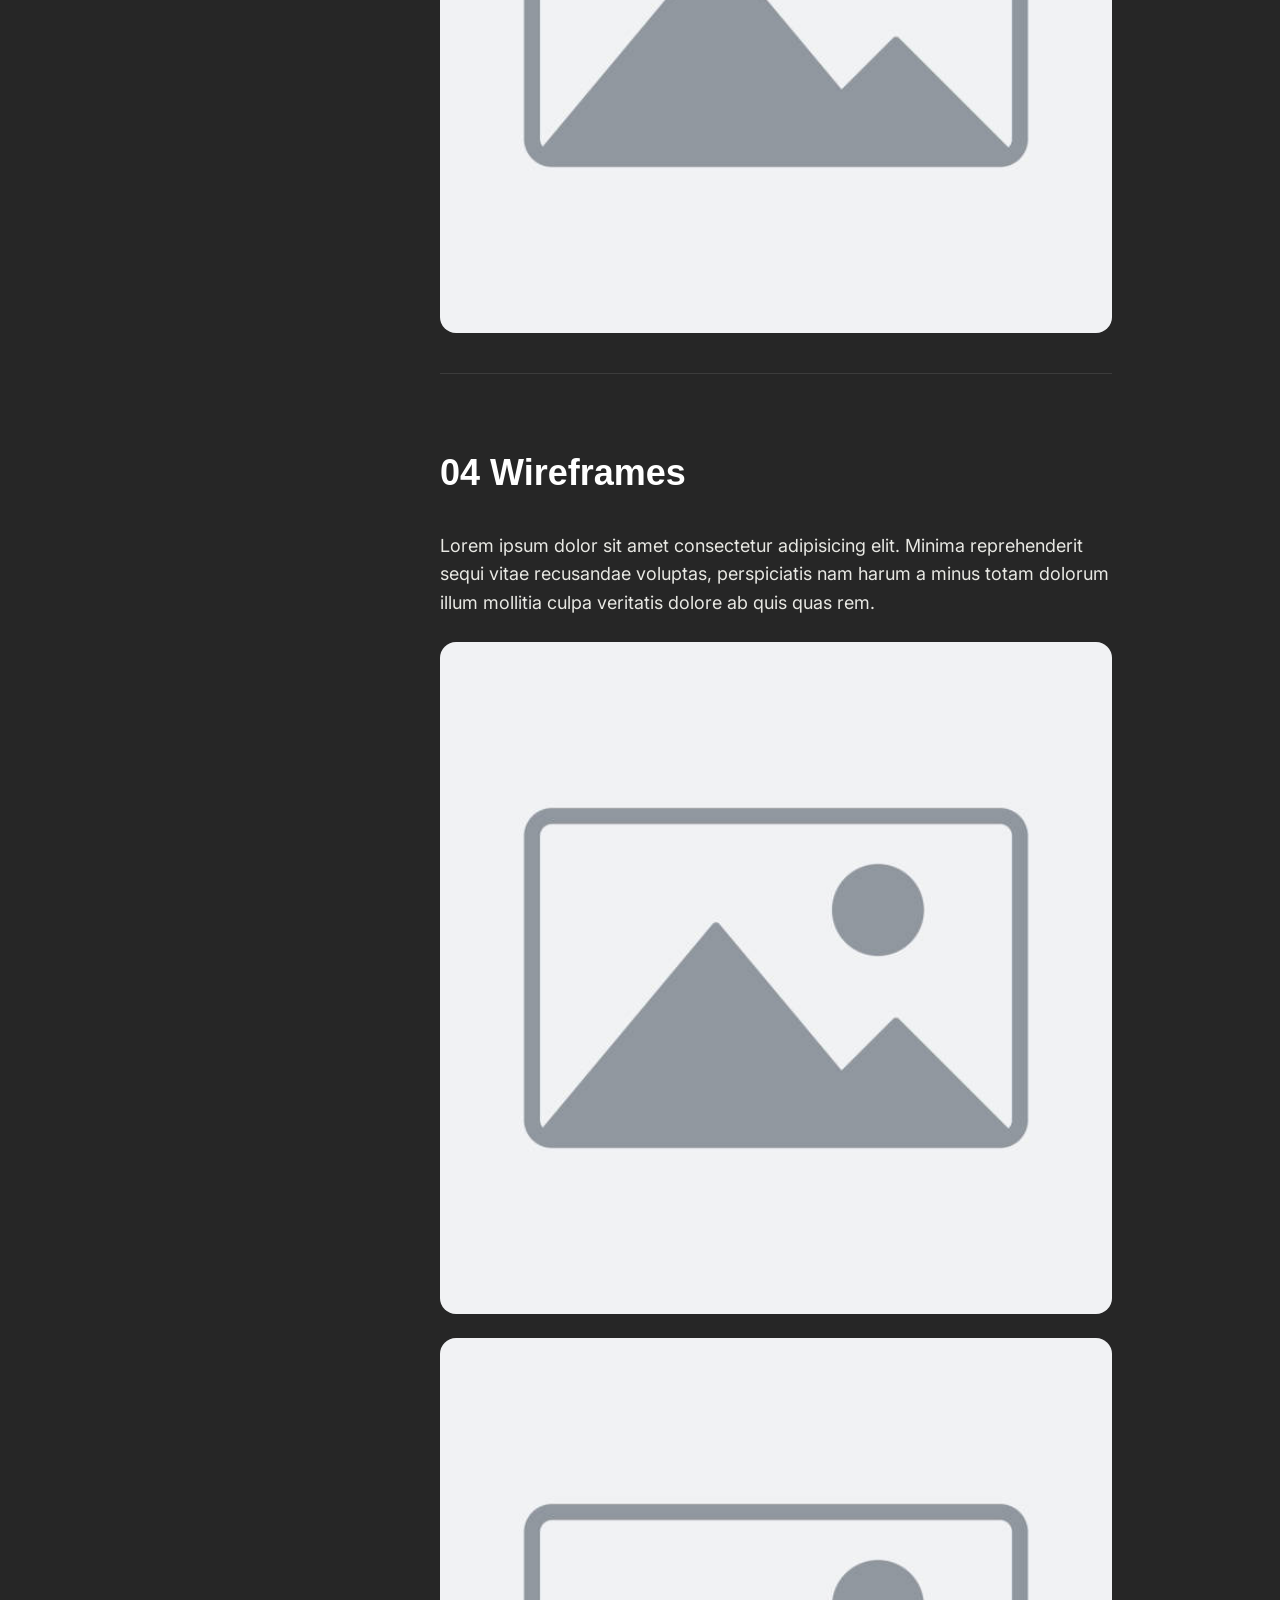
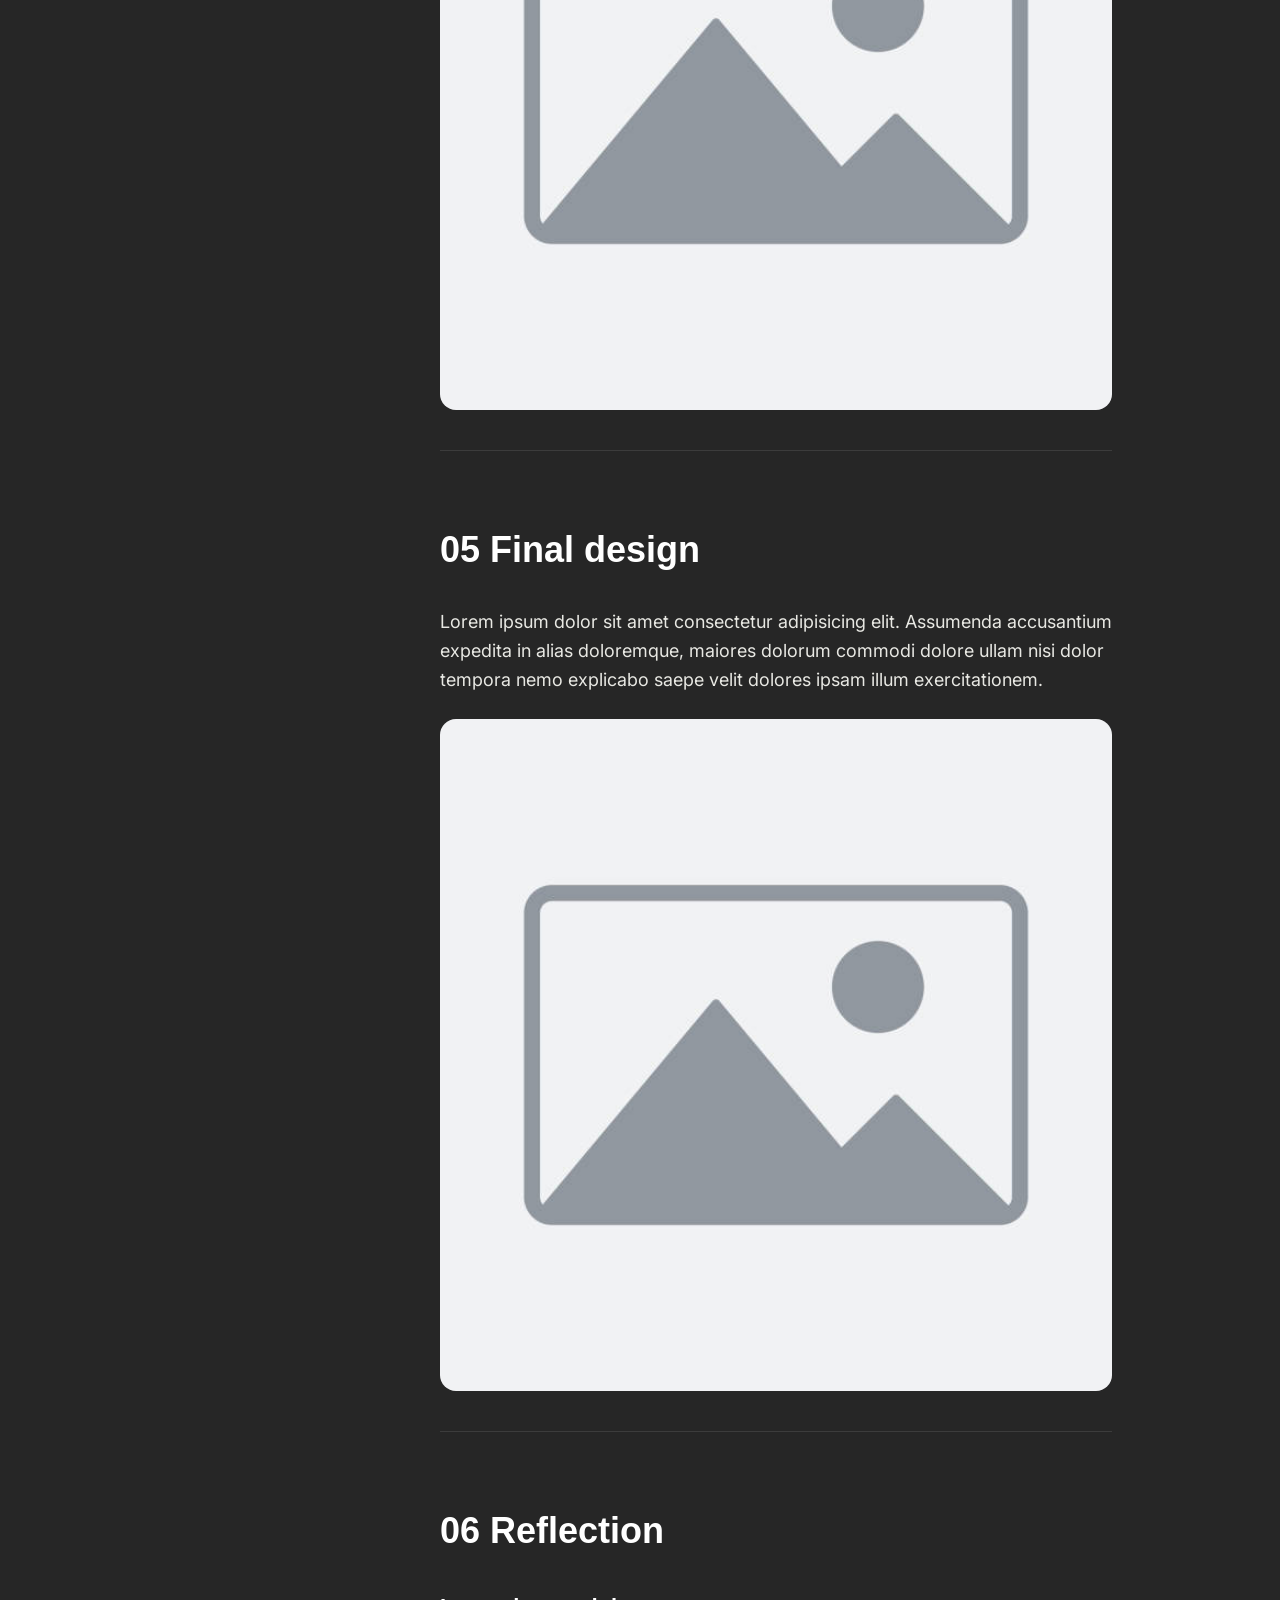
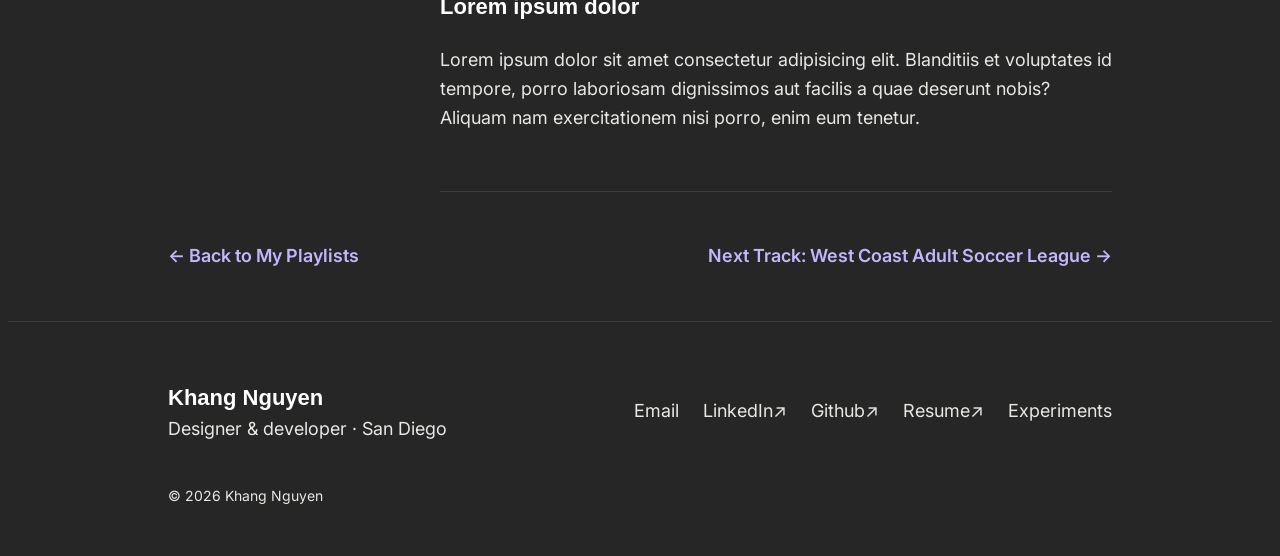
<file: case-study-propel.html>
<!doctype html>
<html lang="en">
  <head>
    <meta charset="UTF-8" />
    <meta name="viewport" content="width=device-width, initial-scale=1.0" />
    <meta
      name="description"
      content="Case study: how Khang designed a grocery planning feature for Propel that turns a passive list into a weekly planning tool."
    />
    <title>Extending Propel Case Study | Khang Nguyen</title>
    <link rel="icon" href="images/favicon.png" type="image/png" />
    <link rel="stylesheet" href="css/styles.css"/>
    <script src="js/theme-init.js"></script>
    <script src="js/theme.js" defer></script>
  </head>
  <body>
    <header>
      <a href="index.html">
        <svg width="40" height="40" viewBox="0 0 40 40" role="img">
          <title>Khang's logo</title>
          <rect width="40" height="40" fill="black" />
        </svg>
        Khang N
      </a>
      <nav>
        <ul>
          <li>
            <a href="index.html">Home</a>
          </li>
          <li>
            <a href="playlists.html">My Playlists</a>
          </li>
          <li>
            <a href="about.html">About</a>
          </li>
          <li>
            <a href="contact.html">Contact</a>
          </li>
          <li>
            <a href="form-no-js.html">Form</a>
          </li>
          <li>
            <a href="form-with-js.html">Form JS</a>
          </li>
          <li>
            <a href="resume/khangresume.pdf" target="_blank">Resume</a>
          </li>
        </ul>
      </nav>
      <button class="theme-toggle" aria-label="Switch to light mode" hidden></button>
    </header>
    <main>
      <article class="case-study">
        <header>
          <p><a href="playlists.html">&larr; Back to My Playlists</a></p>
          <img
            src="images/placeholder.jpg"
            alt="Placeholder for Propel project cover image"
            width="400"
            height="250"
          />
          <h1>Extending Propel</h1>
          <p>
            Lorem ipsum dolor sit amet, consectetur adipisicing elit. Facere
            unde cum maxime possimus alias, autem ipsum architecto odio dolore
            voluptatibus blanditiis, quis minus vero doloribus sint facilis eos
            saepe. Minus?
          </p>
          <ul>
            <li><b>Role:</b> Lorem ipsum</li>
            <li><b>Team:</b> Lorem ipsum</li>
            <li><b>Timeline:</b> Lorem ipsum</li>
            <li><b>Tools:</b> Lorem ipsum</li>
          </ul>
        </header>
        <nav aria-label="Case study sections">
          <h2>On this page</h2>
          <ol>
            <li><a href="#overview">Overview</a></li>
            <li><a href="#problem">Problem</a></li>
            <li><a href="#research">Research</a></li>
            <li><a href="#wireframes">Wireframes</a></li>
            <li><a href="#final-design">Final Design</a></li>
            <li><a href="#reflection">Reflection</a></li>
          </ol>
        </nav>
        <section id="overview">
          <h2>01 Overview</h2>
          <p>
            Lorem ipsum dolor sit amet consectetur adipisicing elit. Eos animi
            iusto vero aliquid voluptatem ut, ratione id et reiciendis inventore
            quaerat cumque nostrum itaque laudantium consequatur commodi. Animi,
            voluptates? Optio.
          </p>
          <p>
            <strong
              >Lorem, ipsum dolor sit amet consectetur adipisicing elit. Soluta
              laborum, aliquam ipsa possimus quae repudiandae officia ad dicta
              illum facere sit blanditiis, modi repellat, laudantium rerum.
              Doloremque, asperiores! Similique, porro!</strong
            >
            Lorem ipsum dolor sit amet consectetur, adipisicing elit. Voluptatem
            nam culpa reprehenderit enim voluptatibus consequuntur dolor
            corporis labore quo ducimus minima, magni nostrum suscipit amet
            laudantium, harum saepe rem repellendus?
          </p>
        </section>
        <section id="problem">
          <h2>02 Problem</h2>
          <p>
            Lorem ipsum dolor sit, amet consectetur adipisicing elit. Harum
            voluptatem nulla ad optio consequuntur beatae ipsa qui quidem
            dolores aut nobis, accusantium expedita eos quasi distinctio
            blanditiis corrupti at repudiandae.
          </p>
          <p>
            Lorem ipsum dolor sit,
            <em
              >amet consectetur adipisicing elit. Delectus tenetur officiis</em
            >
            distinctio corrupti, dolorem maxime itaque repellat quaerat quo cum
            asperiores, suscipit labore accusamus odio doloremque quasi
            consequatur quidem quod!
          </p>
        </section>
        <section id="research">
          <h2>03 Research</h2>
          <ul>
            <li>
              Lorem ipsum dolor sit amet, consectetur adipisicing elit. Alias
              consequatur ullam numquam animi beatae tempore magnam quidem minus
              obcaecati earum quis nobis, assumenda incidunt, sed repudiandae
              voluptas dignissimos impedit molestias?
            </li>
            <li>
              Lorem ipsum dolor sit amet consectetur adipisicing elit. Iste
              temporibus ex voluptatum a quidem reprehenderit illum aliquam
              deleniti explicabo eius corrupti nisi sunt porro, molestias labore
              molestiae illo adipisci. Harum.
            </li>
            <li>
              Lorem ipsum dolor sit amet consectetur adipisicing elit. Iusto
              tenetur architecto nemo enim earum vel sint neque nisi repellendus
              veritatis. Nam quae vel eum excepturi nesciunt doloribus obcaecati
              quisquam hic.
            </li>
          </ul>
          <img
            src="images/placeholder.jpg"
            alt="Placeholder for Propel user personas"
            width="400"
            height="250"
          />
        </section>
        <section id="wireframes">
          <h2>04 Wireframes</h2>
          <p>
            Lorem ipsum dolor sit amet consectetur adipisicing elit. Minima
            reprehenderit sequi vitae recusandae voluptas, perspiciatis nam
            harum a minus totam dolorum illum mollitia culpa veritatis dolore ab
            quis quas rem.
          </p>
          <img
            src="images/placeholder.jpg"
            alt="placeholder for Propel lofi wireframes"
            width="400"
            height="250"
          />
          <img
            src="images/placeholder.jpg"
            alt="placeholder for Propel hifi wireframes"
            width="400"
            height="250"
          />
        </section>
        <section id="final-design">
          <h2>05 Final design</h2>
          <p>
            Lorem ipsum dolor sit amet consectetur adipisicing elit. Assumenda
            accusantium expedita in alias doloremque, maiores dolorum commodi
            dolore ullam nisi dolor tempora nemo explicabo saepe velit dolores
            ipsam illum exercitationem.
          </p>
          <img
            src="images/placeholder.jpg"
            alt="placeholder for Propel final homepage design"
            width="400"
            height="250"
          />
        </section>
        <section id="reflection">
          <h2>06 Reflection</h2>
          <h3>Lorem ipsum dolor</h3>
          <p>
            Lorem ipsum dolor sit amet consectetur adipisicing elit. Blanditiis
            et voluptates id tempore, porro laboriosam dignissimos aut facilis a
            quae deserunt nobis? Aliquam nam exercitationem nisi porro, enim eum
            tenetur.
          </p>
        </section>
        <footer>
          <p>
            <a href="playlists.html">&larr; Back to My Playlists</a>
            <a href="case-study-wcasl.html"
              >Next Track: West Coast Adult Soccer League &rarr;</a
            >
          </p>
        </footer>
      </article>
    </main>
    <footer>
      <p>
        <b>Khang Nguyen</b> <br />
        Designer &amp; developer &middot; San Diego
      </p>
      <ul>
        <li><a href="mailto:khn042@ucsd.edu">Email</a></li>
        <li>
          <a href="https://www.linkedin.com/in/khangnguyen05" target="_blank"
            >LinkedIn</a
          >
        </li>
        <li><a href="https://github.com/khanggn" target="_blank">Github</a></li>
        <li><a href="resume/khangresume.pdf" target="_blank">Resume</a></li>
        <li><a href="experiments.html">Experiments</a></li>
      </ul>
      <p>&copy; 2026 Khang Nguyen</p>
    </footer>
  </body>
</html>
</file>
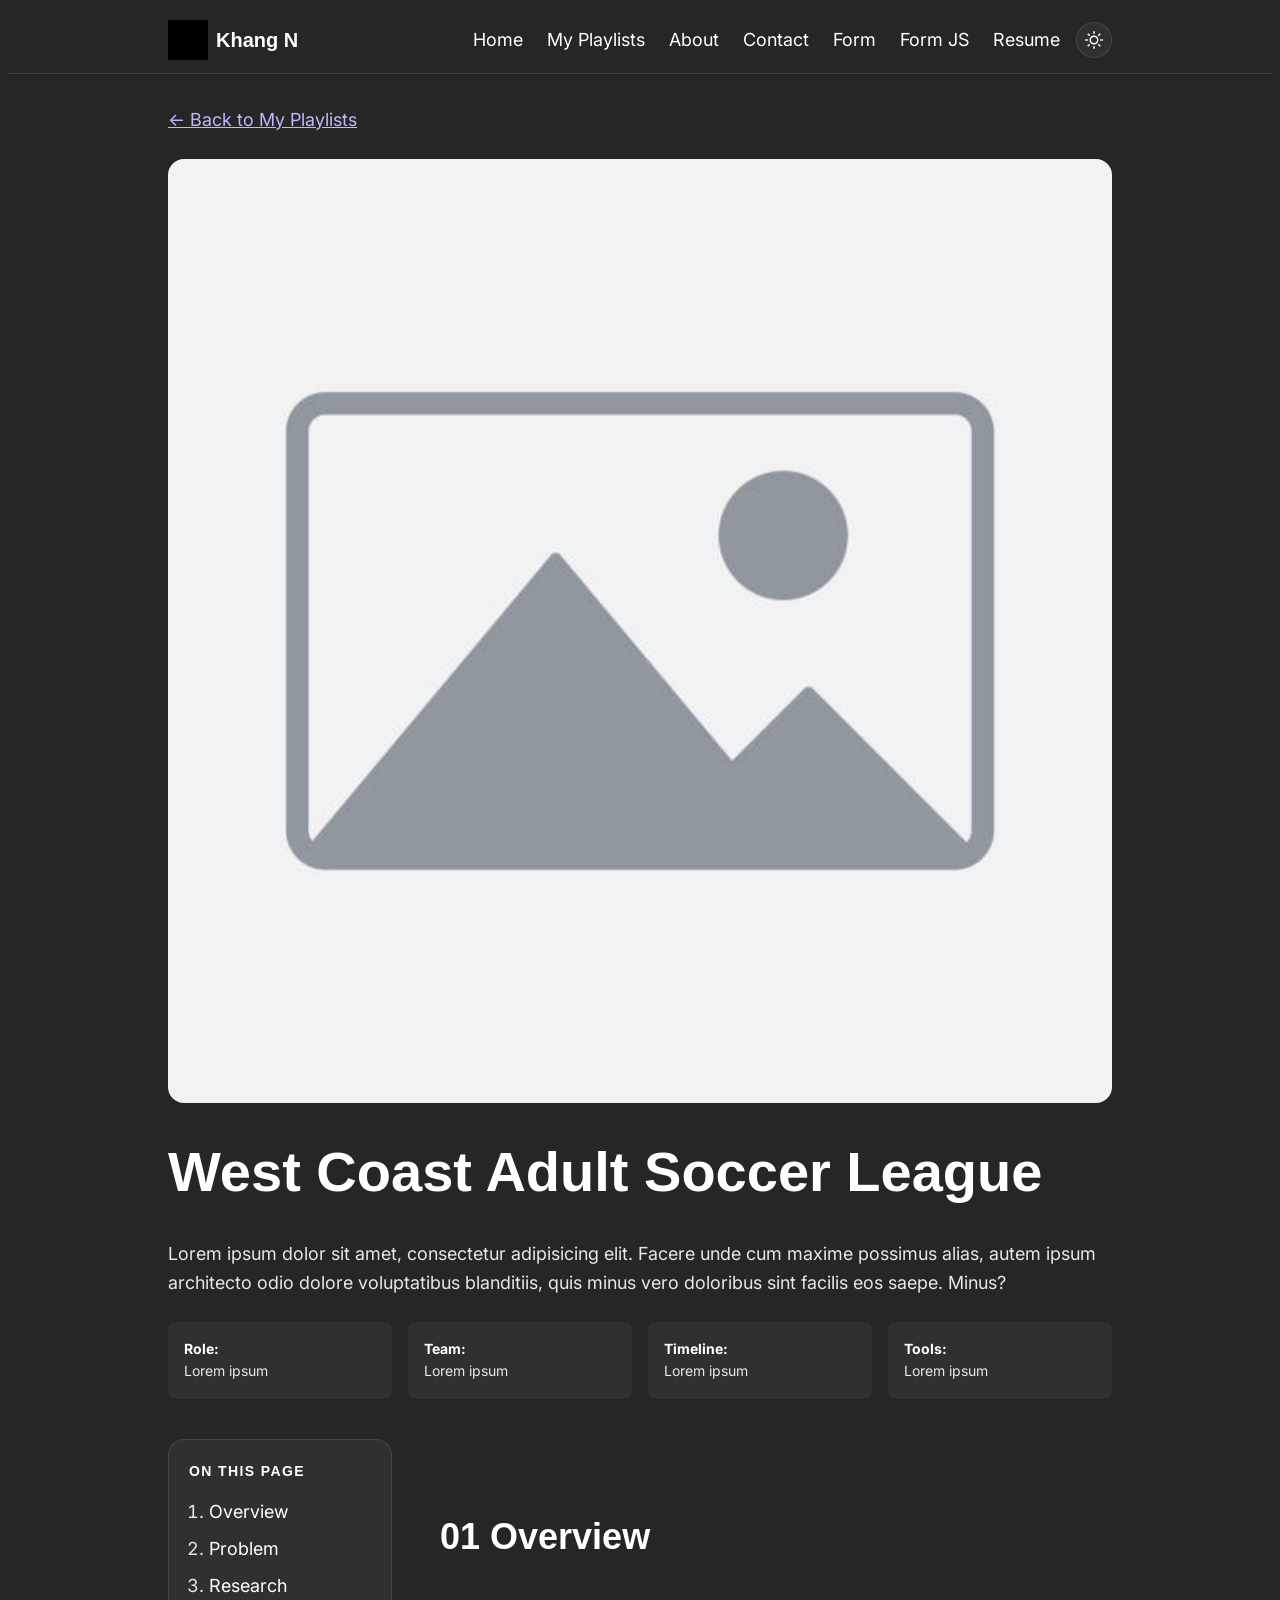
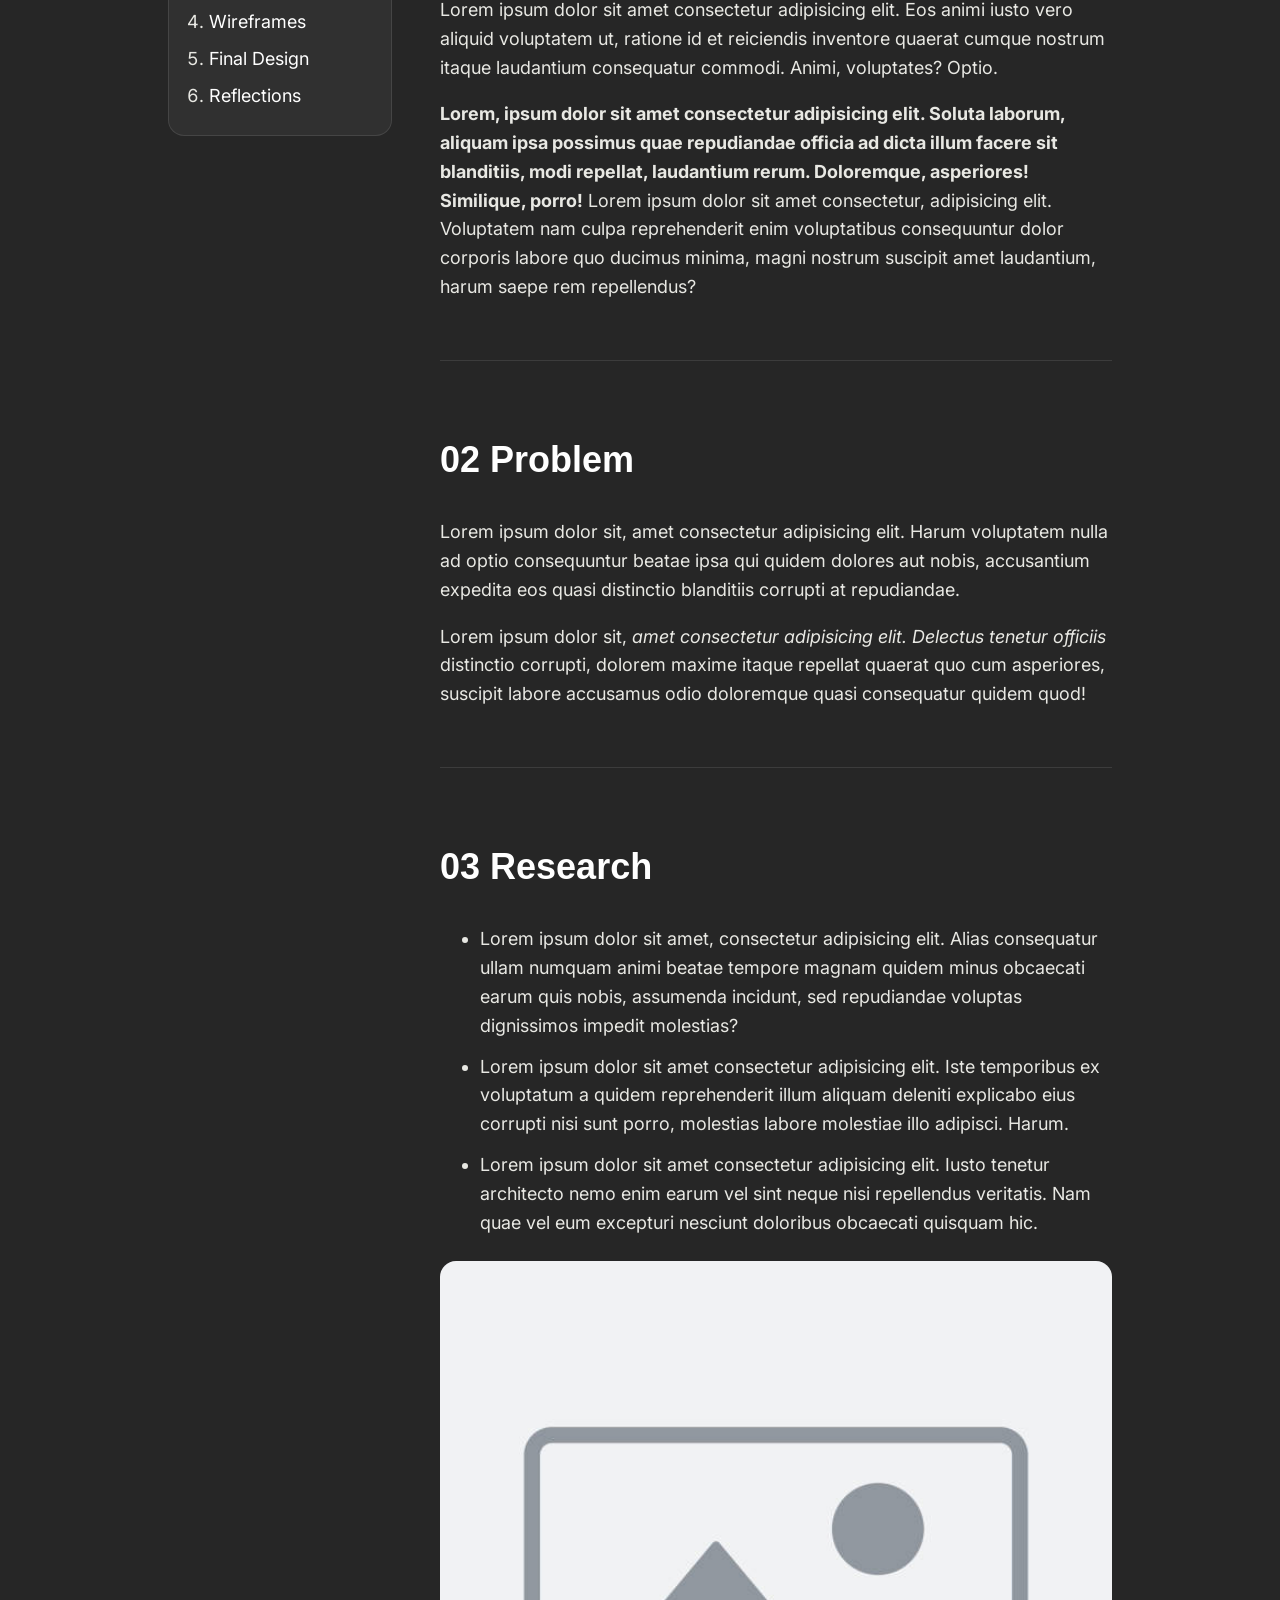
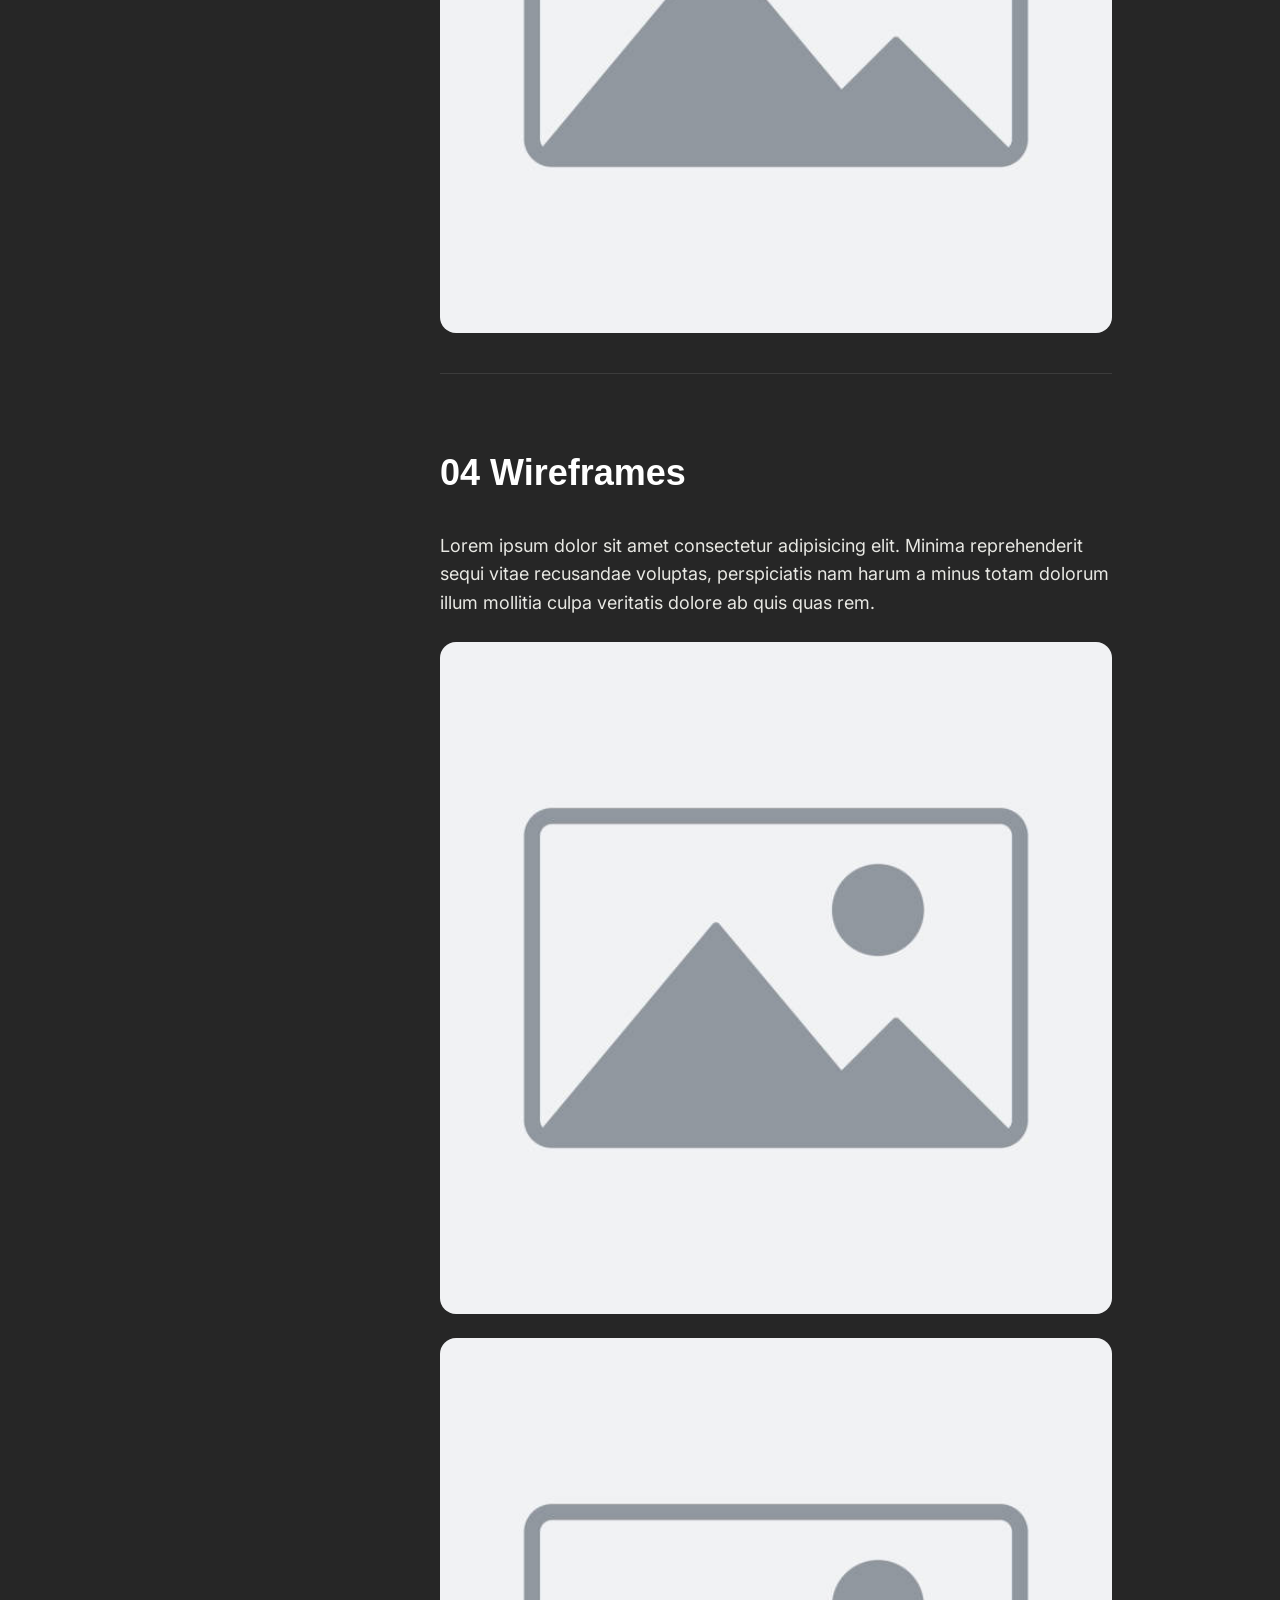
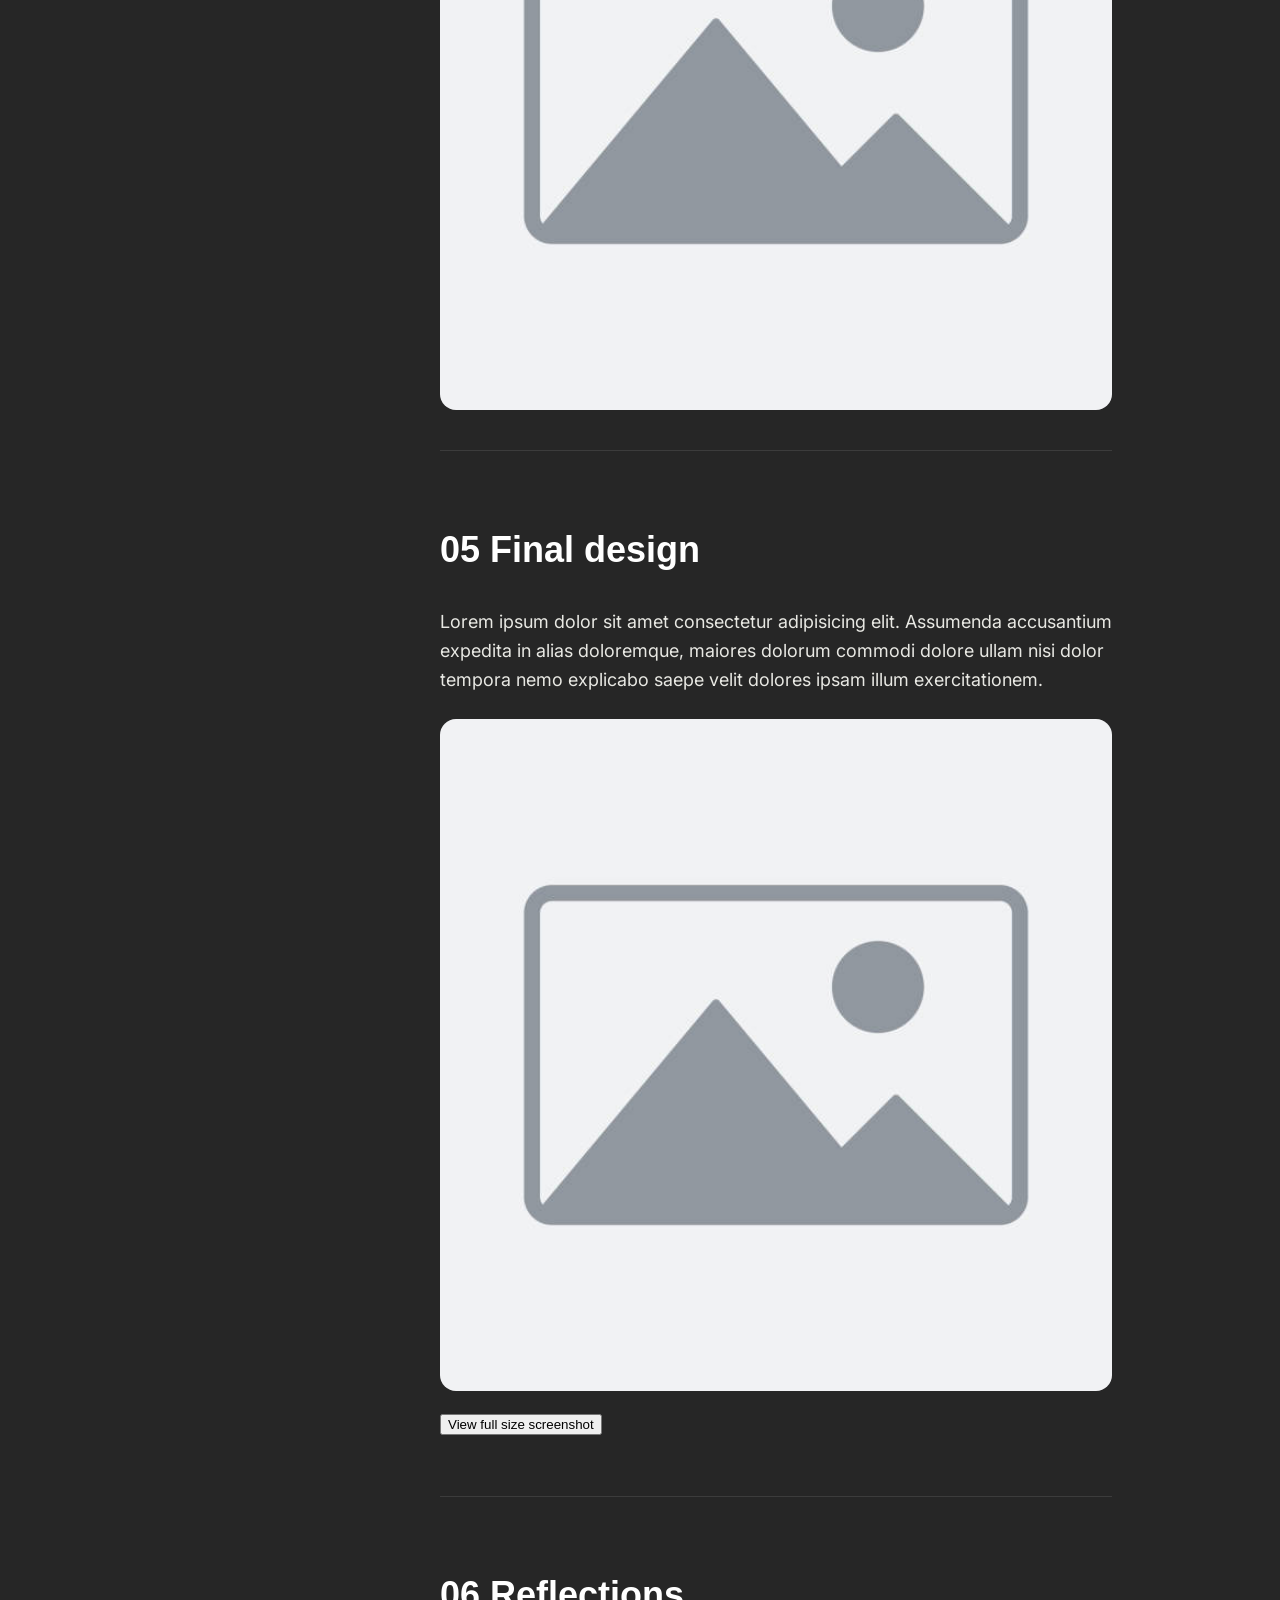
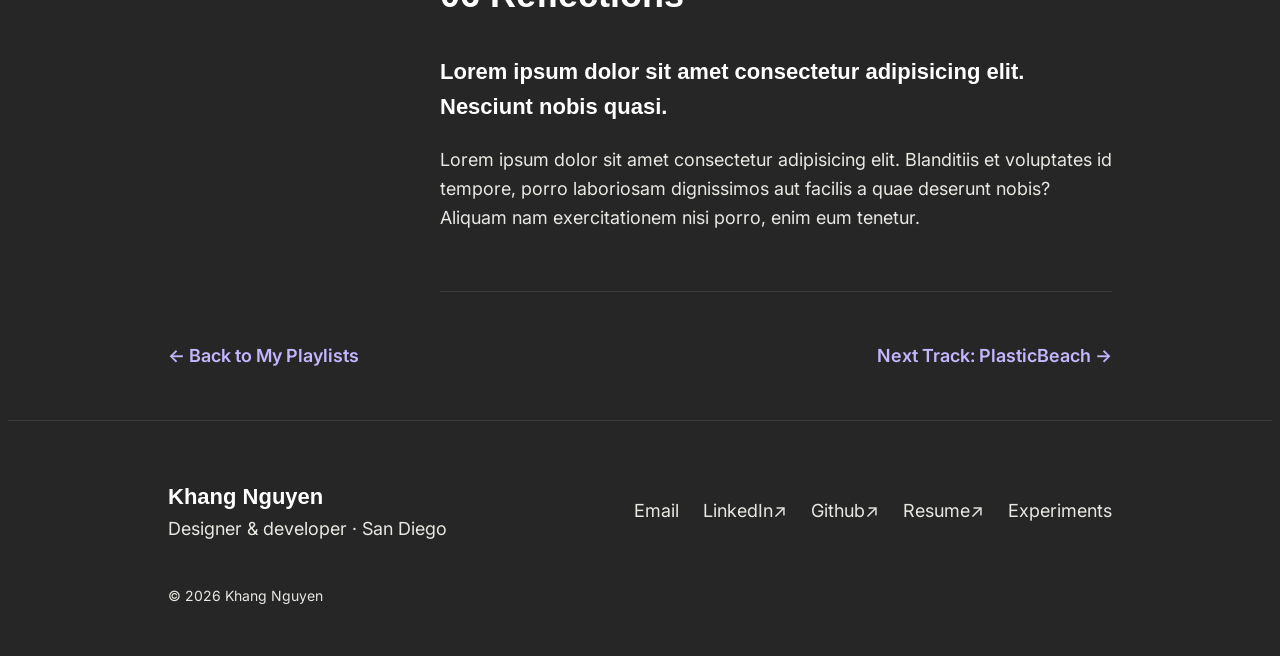
<file: case-study-wcasl.html>
<!doctype html>
<html lang="en">
  <head>
    <meta charset="UTF-8" />
    <meta name="viewport" content="width=device-width, initial-scale=1.0" />
    <meta
      name="description"
      content="Case study: how Khang's team redesigned and launched the website for the West Coast Adult Soccer League, an 800+ player league in South Orange County."
    />
    <title>WCASL Case Study | Khang Nguyen</title>
    <link rel="icon" href="images/favicon.png" type="image/png" />
    <link rel="stylesheet" href="css/styles.css"/>
    <script src="js/theme-init.js"></script>
    <script src="js/theme.js" defer></script>
  </head>
  <body>
    <header>
      <a href="index.html">
        <svg width="40" height="40" viewBox="0 0 40 40" role="img">
          <title>Khang's logo</title>
          <rect width="40" height="40" fill="black" />
        </svg>
        Khang N
      </a>
      <nav>
        <ul>
          <li>
            <a href="index.html">Home</a>
          </li>
          <li>
            <a href="playlists.html">My Playlists</a>
          </li>
          <li>
            <a href="about.html">About</a>
          </li>
          <li>
            <a href="contact.html">Contact</a>
          </li>
          <li>
            <a href="form-no-js.html">Form</a>
          </li>
          <li>
            <a href="form-with-js.html">Form JS</a>
          </li>
          <li>
            <a href="resume/khangresume.pdf" target="_blank">Resume</a>
          </li>
        </ul>
      </nav>
      <button class="theme-toggle" aria-label="Switch to light mode" hidden></button>
    </header>
    <main>
      <article class="case-study">
        <header>
          <p><a href="playlists.html">&larr; Back to My Playlists</a></p>
          <img
            src="images/placeholder.jpg"
            alt="Placeholder for WCASL project cover image"
            width="400"
            height="250"
          />
          <h1>West Coast Adult Soccer League</h1>
          <p>
            Lorem ipsum dolor sit amet, consectetur adipisicing elit. Facere
            unde cum maxime possimus alias, autem ipsum architecto odio dolore
            voluptatibus blanditiis, quis minus vero doloribus sint facilis eos
            saepe. Minus?
          </p>
          <ul>
            <li><b>Role:</b> Lorem ipsum</li>
            <li><b>Team:</b> Lorem ipsum</li>
            <li><b>Timeline:</b> Lorem ipsum</li>
            <li><b>Tools:</b> Lorem ipsum</li>
          </ul>
        </header>
        <nav aria-label="Case study sections">
          <h2>On this page</h2>
          <ol>
            <li><a href="#overview">Overview</a></li>
            <li><a href="#problem">Problem</a></li>
            <li><a href="#research">Research</a></li>
            <li><a href="#wireframes">Wireframes</a></li>
            <li><a href="#final-design">Final Design</a></li>
            <li><a href="#reflection">Reflections</a></li>
          </ol>
        </nav>
        <section id="overview">
          <h2>01 Overview</h2>
          <p>
            Lorem ipsum dolor sit amet consectetur adipisicing elit. Eos animi
            iusto vero aliquid voluptatem ut, ratione id et reiciendis inventore
            quaerat cumque nostrum itaque laudantium consequatur commodi. Animi,
            voluptates? Optio.
          </p>
          <p>
            <strong
              >Lorem, ipsum dolor sit amet consectetur adipisicing elit. Soluta
              laborum, aliquam ipsa possimus quae repudiandae officia ad dicta
              illum facere sit blanditiis, modi repellat, laudantium rerum.
              Doloremque, asperiores! Similique, porro!</strong
            >
            Lorem ipsum dolor sit amet consectetur, adipisicing elit. Voluptatem
            nam culpa reprehenderit enim voluptatibus consequuntur dolor
            corporis labore quo ducimus minima, magni nostrum suscipit amet
            laudantium, harum saepe rem repellendus?
          </p>
        </section>
        <section id="problem">
          <h2>02 Problem</h2>
          <p>
            Lorem ipsum dolor sit, amet consectetur adipisicing elit. Harum
            voluptatem nulla ad optio consequuntur beatae ipsa qui quidem
            dolores aut nobis, accusantium expedita eos quasi distinctio
            blanditiis corrupti at repudiandae.
          </p>
          <p>
            Lorem ipsum dolor sit,
            <em
              >amet consectetur adipisicing elit. Delectus tenetur officiis</em
            >
            distinctio corrupti, dolorem maxime itaque repellat quaerat quo cum
            asperiores, suscipit labore accusamus odio doloremque quasi
            consequatur quidem quod!
          </p>
        </section>
        <section id="research">
          <h2>03 Research</h2>
          <ul>
            <li>
              Lorem ipsum dolor sit amet, consectetur adipisicing elit. Alias
              consequatur ullam numquam animi beatae tempore magnam quidem minus
              obcaecati earum quis nobis, assumenda incidunt, sed repudiandae
              voluptas dignissimos impedit molestias?
            </li>
            <li>
              Lorem ipsum dolor sit amet consectetur adipisicing elit. Iste
              temporibus ex voluptatum a quidem reprehenderit illum aliquam
              deleniti explicabo eius corrupti nisi sunt porro, molestias labore
              molestiae illo adipisci. Harum.
            </li>
            <li>
              Lorem ipsum dolor sit amet consectetur adipisicing elit. Iusto
              tenetur architecto nemo enim earum vel sint neque nisi repellendus
              veritatis. Nam quae vel eum excepturi nesciunt doloribus obcaecati
              quisquam hic.
            </li>
          </ul>
          <img
            src="images/placeholder.jpg"
            alt="Placeholder for WCASL user personas"
            width="400"
            height="250"
          />
        </section>
        <section id="wireframes">
          <h2>04 Wireframes</h2>
          <p>
            Lorem ipsum dolor sit amet consectetur adipisicing elit. Minima
            reprehenderit sequi vitae recusandae voluptas, perspiciatis nam
            harum a minus totam dolorum illum mollitia culpa veritatis dolore ab
            quis quas rem.
          </p>
          <img
            src="images/placeholder.jpg"
            alt="placeholder for wcasl lofi wireframes"
            width="400"
            height="250"
          />
          <img
            src="images/placeholder.jpg"
            alt="placeholder for wcasl hifi wireframes"
            width="400"
            height="250"
          />
        </section>
        <section id="final-design">
          <h2>05 Final design</h2>
          <p>
            Lorem ipsum dolor sit amet consectetur adipisicing elit. Assumenda
            accusantium expedita in alias doloremque, maiores dolorum commodi
            dolore ullam nisi dolor tempora nemo explicabo saepe velit dolores
            ipsam illum exercitationem.
          </p>
          <img
            src="images/placeholder.jpg"
            alt="placeholder for wcasl final homepage design"
            width="400"
            height="250"
          />
          <p>
            <button type="button" aria-controls="final-design-dialog">
              View full size screenshot
            </button>
          </p>
          <dialog id="final-design-dialog" aria-labelledby="dialog-title">
            <h3 id="dialog-title">Final WCASL homepage</h3>
            <img
              src="images/placeholder.jpg"
              alt="placeholder for wcasl full screenshot of homepage design"
              width="800"
              height="500"
            />
            <p><button type="button">Close</button></p>
          </dialog>
        </section>
        <section id="reflection">
          <h2>06 Reflections</h2>
          <h3>
            Lorem ipsum dolor sit amet consectetur adipisicing elit. Nesciunt
            nobis quasi.
          </h3>
          <p>
            Lorem ipsum dolor sit amet consectetur adipisicing elit. Blanditiis
            et voluptates id tempore, porro laboriosam dignissimos aut facilis a
            quae deserunt nobis? Aliquam nam exercitationem nisi porro, enim eum
            tenetur.
          </p>
        </section>
        <footer>
          <p>
            <a href="playlists.html">&larr; Back to My Playlists</a>
            <a href="case-study-plastic-beach.html"
              >Next Track: PlasticBeach &rarr;</a
            >
          </p>
        </footer>
      </article>
    </main>
    <footer>
      <p>
        <b>Khang Nguyen</b> <br />
        Designer &amp; developer &middot; San Diego
      </p>
      <ul>
        <li><a href="mailto:khn042@ucsd.edu">Email</a></li>
        <li>
          <a href="https://www.linkedin.com/in/khangnguyen05" target="_blank"
            >LinkedIn</a
          >
        </li>
        <li><a href="https://github.com/khanggn" target="_blank">Github</a></li>
        <li><a href="resume/khangresume.pdf" target="_blank">Resume</a></li>
        <li><a href="experiments.html">Experiments</a></li>
      </ul>
      <p>&copy; 2026 Khang Nguyen</p>
    </footer>
  </body>
</html>
</file>
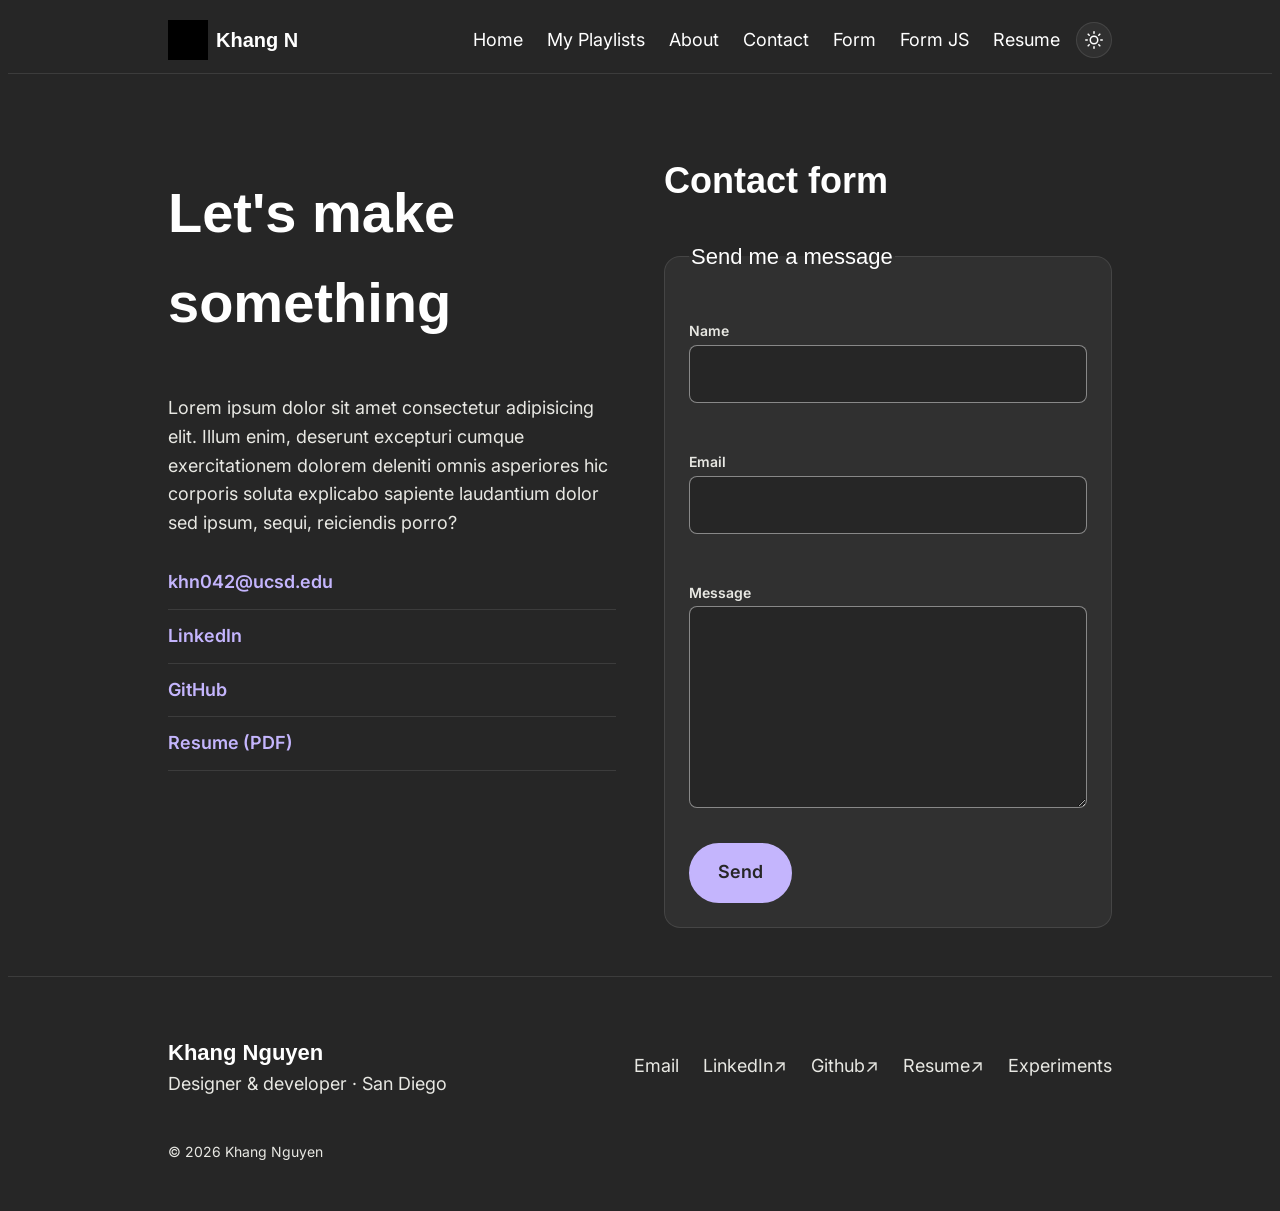
<file: contact.html>
<!doctype html>
<html lang="en">
  <head>
    <meta charset="UTF-8" />
    <meta name="viewport" content="width=device-width, initial-scale=1.0" />
    <meta
      name="description"
      content="Get in touch with Khang Nguyen about internships, projects, or collaborations"
    />
    <title>Contact | Khang Nguyen</title>
    <link rel="icon" href="images/favicon.png" type="image/png" />
    <link rel="stylesheet" href="css/styles.css"/>
    <script src="js/theme-init.js"></script>
    <script src="js/theme.js" defer></script>
  </head>
  <body>
    <header>
      <a href="index.html">
        <svg width="40" height="40" viewBox="0 0 40 40" role="img">
          <title>Khang's logo</title>
          <rect width="40" height="40" fill="black" />
        </svg>
        Khang N
      </a>
      <nav>
        <ul>
          <li>
            <a href="index.html">Home</a>
          </li>
          <li>
            <a href="playlists.html">My Playlists</a>
          </li>
          <li>
            <a href="about.html">About</a>
          </li>
          <li>
            <a href="contact.html">Contact</a>
          </li>
          <li>
            <a href="form-no-js.html">Form</a>
          </li>
          <li>
            <a href="form-with-js.html">Form JS</a>
          </li>
          <li>
            <a href="resume/khangresume.pdf" target="_blank">Resume</a>
          </li>
        </ul>
      </nav>
      <button class="theme-toggle" aria-label="Switch to light mode" hidden></button>
    </header>
    <main class="contact">
      <section>
        <h1>Let's make something</h1>
        <p>
          Lorem ipsum dolor sit amet consectetur adipisicing elit. Illum enim,
          deserunt excepturi cumque exercitationem dolorem deleniti omnis
          asperiores hic corporis soluta explicabo sapiente laudantium dolor sed
          ipsum, sequi, reiciendis porro?
        </p>
        <ul>
          <li><a href="mailto:khn042@ucsd.edu">khn042@ucsd.edu</a></li>
          <li>
            <a href="https://www.linkedin.com/in/khangnguyen05">LinkedIn</a>
          </li>
          <li><a href="https://github.com/khanggn">GitHub</a></li>
          <li>
            <a href="resume/khangresume.pdf" target="_blank">Resume (PDF)</a>
          </li>
        </ul>
      </section>

      <section>
        <h2>Contact form</h2>
        <form action="#" method="post">
          <fieldset>
            <legend>Send me a message</legend>
            <p>
              <label for="name">Name</label><br />
              <input
                type="text"
                name="name"
                id="name"
                autocomplete="name"
                required
              />
            </p>
            <p>
              <label for="email">Email</label><br />
              <input
                type="email"
                name="email"
                id="email"
                autocomplete="email"
                required
              />
            </p>
            <p>
              <label for="message">Message</label><br />
              <textarea
                name="message"
                id="message"
                rows="6"
                cols="40"
                required
              ></textarea>
            </p>
            <button type="submit">Send</button>
          </fieldset>
        </form>
      </section>
    </main>
    <footer>
      <p>
        <b>Khang Nguyen</b> <br />
        Designer &amp; developer &middot; San Diego
      </p>
      <ul>
        <li><a href="mailto:khn042@ucsd.edu">Email</a></li>
        <li>
          <a href="https://www.linkedin.com/in/khangnguyen05" target="_blank"
            >LinkedIn</a
          >
        </li>
        <li><a href="https://github.com/khanggn" target="_blank">Github</a></li>
        <li><a href="resume/khangresume.pdf" target="_blank">Resume</a></li>
        <li><a href="experiments.html">Experiments</a></li>
      </ul>
      <p>&copy; 2026 Khang Nguyen</p>
    </footer>
  </body>
</html>
</file>
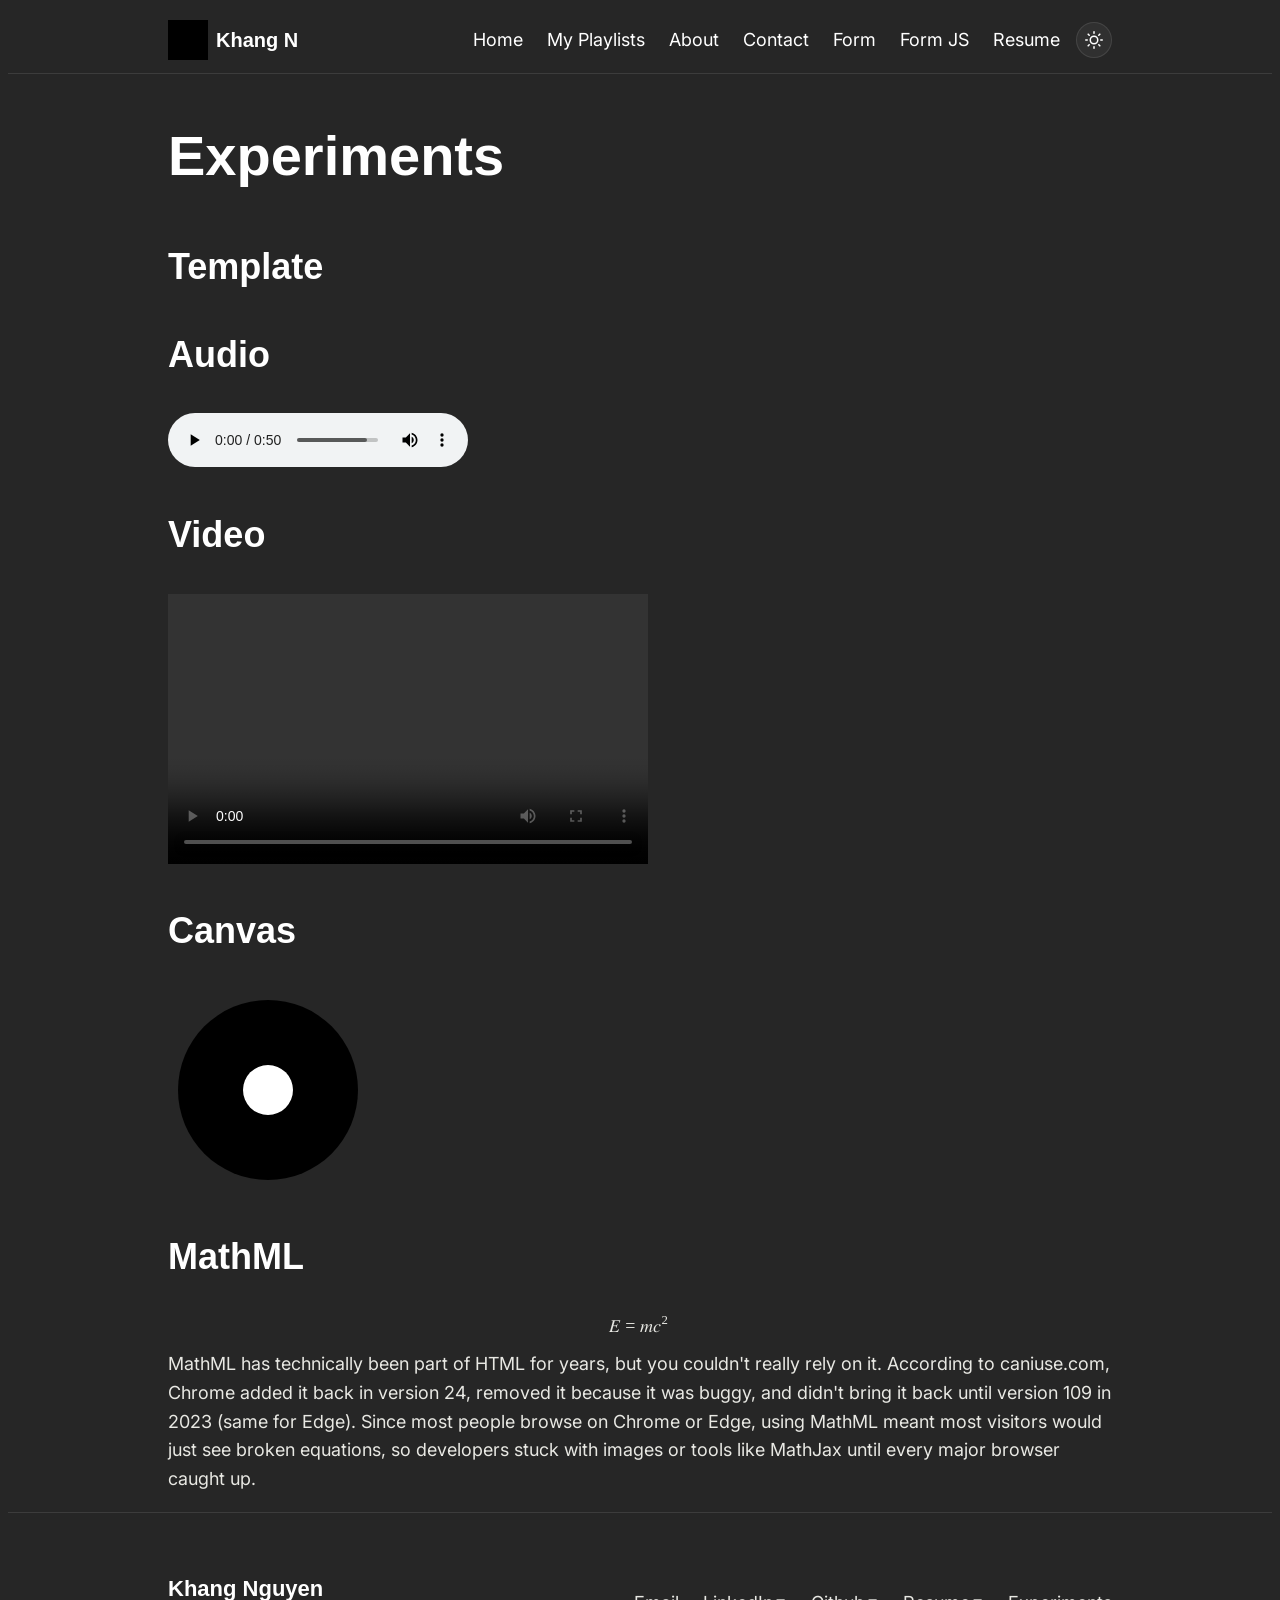
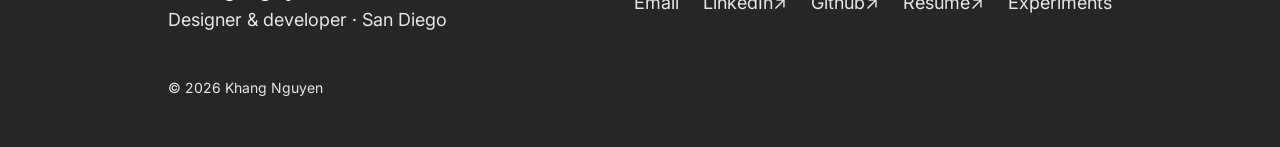
<file: experiments.html>
<!doctype html>
<html lang="en">
  <head>
    <meta charset="UTF-8" />
    <meta name="viewport" content="width=device-width, initial-scale=1.0" />
    <meta
      name="description"
      content="Experiments with HTML elements: template, audio, video, canvas, source, and MathML."
    />
    <title>Experiments | Khang Nguyen</title>
    <link rel="icon" href="images/favicon.png" type="image/png" />
    <link rel="stylesheet" href="css/styles.css"/>
    <script src="js/theme-init.js"></script>
    <script src="js/theme.js" defer></script>
  </head>
  <body>
    <header>
      <a href="index.html">
        <svg width="40" height="40" viewBox="0 0 40 40" role="img">
          <title>Khang's logo</title>
          <rect width="40" height="40" fill="black" />
        </svg>
        Khang N
      </a>
      <nav>
        <ul>
          <li>
            <a href="index.html">Home</a>
          </li>
          <li>
            <a href="playlists.html">My Playlists</a>
          </li>
          <li>
            <a href="about.html">About</a>
          </li>
          <li>
            <a href="contact.html">Contact</a>
          </li>
          <li>
            <a href="form-no-js.html">Form</a>
          </li>
          <li>
            <a href="form-with-js.html">Form JS</a>
          </li>
          <li>
            <a href="resume/khangresume.pdf" target="_blank">Resume</a>
          </li>
        </ul>
      </nav>
      <button class="theme-toggle" aria-label="Switch to light mode" hidden></button>
    </header>
    <main>
      <h1>Experiments</h1>

      <section>
        <h2>Template</h2>
        <template id="track-card-template">
          <article>
            <h3>Project name</h3>
            <p>One-line project summary.</p>
            <a href="#">Read the case study</a>
          </article>
        </template>
      </section>

      <section>
        <h2>Audio</h2>
        <audio controls>
          <source src="media/sample-audio.mp3" type="audio/mpeg" />
          Your browser does not support the audio element.
          <a href="media/sample-audio.mp3">Download the audio</a>.
        </audio>
      </section>

      <section>
        <h2>Video</h2>
        <video controls width="480" height="270" preload="metadata">
          <source src="media/sample-video.mp4" type="video/mp4" />
          Your browser does not support the video element.
          <a href="media/sample-video.mp4">Download the video</a>.
        </video>
      </section>

      <section>
        <h2>Canvas</h2>
        <canvas id="record-canvas" width="200" height="200">
          A drawing of a black vinyl record with a white center label.
        </canvas>
        <script>
          const canvas = document.getElementById("record-canvas");
          const ctx = canvas.getContext("2d");
          ctx.fillStyle = "black";
          ctx.beginPath();
          ctx.arc(100, 100, 90, 0, Math.PI * 2);
          ctx.fill();
          ctx.fillStyle = "white";
          ctx.beginPath();
          ctx.arc(100, 100, 25, 0, Math.PI * 2);
          ctx.fill();
        </script>
      </section>

      <section>
        <h2>MathML</h2>
        <math display="block">
          <mi>E</mi>
          <mo>=</mo>
          <mi>m</mi>
          <msup>
            <mi>c</mi>
            <mn>2</mn>
          </msup>
        </math>
        <p>
          MathML has technically been part of HTML for years, but you couldn't
          really rely on it. According to caniuse.com, Chrome added it back in
          version 24, removed it because it was buggy, and didn't bring it back
          until version 109 in 2023 (same for Edge). Since most people browse on
          Chrome or Edge, using MathML meant most visitors would just see broken
          equations, so developers stuck with images or tools like MathJax until
          every major browser caught up.
        </p>
      </section>
    </main>
    <footer>
      <p>
        <b>Khang Nguyen</b> <br />
        Designer &amp; developer &middot; San Diego
      </p>
      <ul>
        <li><a href="mailto:khn042@ucsd.edu">Email</a></li>
        <li>
          <a href="https://www.linkedin.com/in/khangnguyen05" target="_blank"
            >LinkedIn</a
          >
        </li>
        <li><a href="https://github.com/khanggn" target="_blank">Github</a></li>
        <li><a href="resume/khangresume.pdf" target="_blank">Resume</a></li>
        <li><a href="experiments.html">Experiments</a></li>
      </ul>
      <p>&copy; 2026 Khang Nguyen</p>
    </footer>
  </body>
</html>
</file>
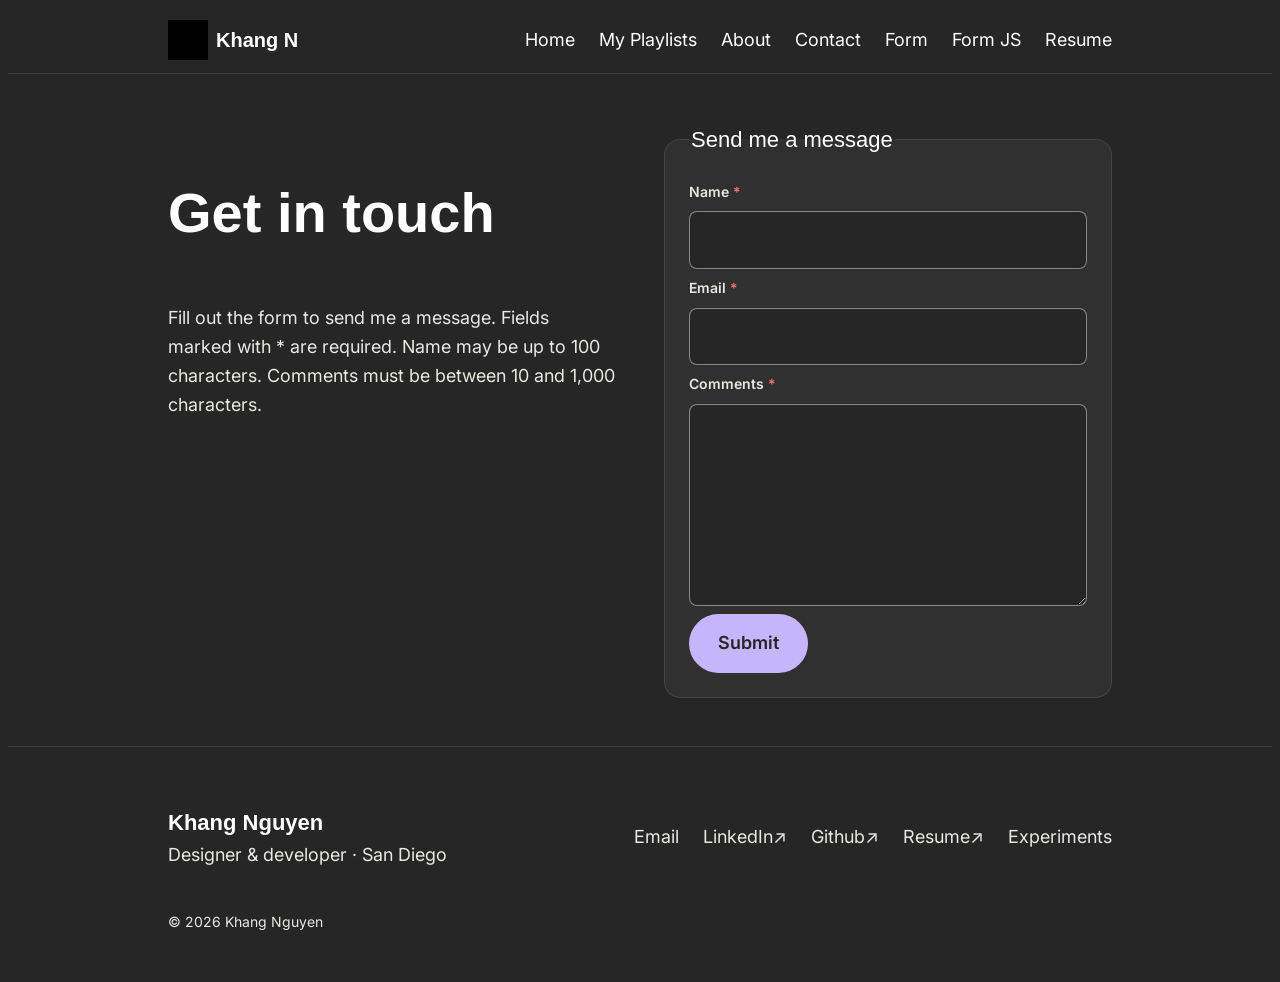
<file: form-no-js.html>
<!doctype html>
<html lang="en">
  <head>
    <meta charset="UTF-8" />
    <meta name="viewport" content="width=device-width, initial-scale=1.0" />
    <meta
      name="description"
      content="Contact Khang Nguyen using this form — no JavaScript required"
    />
    <title>Contact Form | Khang Nguyen</title>
    <link rel="icon" href="images/favicon.png" type="image/png" />
    <link rel="stylesheet" href="css/styles.css" />
  </head>
  <body>
    <header>
      <a href="index.html">
        <svg width="40" height="40" viewBox="0 0 40 40" role="img">
          <title>Khang's logo</title>
          <rect width="40" height="40" fill="black" />
        </svg>
        Khang N
      </a>
      <nav>
        <ul>
          <li>
            <a href="index.html">Home</a>
          </li>
          <li>
            <a href="playlists.html">My Playlists</a>
          </li>
          <li>
            <a href="about.html">About</a>
          </li>
          <li>
            <a href="contact.html">Contact</a>
          </li>
          <li>
            <a href="form-no-js.html">Form</a>
          </li>
          <li>
            <a href="form-with-js.html">Form JS</a>
          </li>
          <li>
            <a href="resume/khangresume.pdf" target="_blank">Resume</a>
          </li>
        </ul>
      </nav>
    </header>
    <main class="contact">
      <section>
        <h1>Get in touch</h1>
        <p>
          Fill out the form to send me a message.
          Fields marked with * are required.
          Name may be up to 100 characters. Comments must be between
          10 and 1,000 characters.
        </p>
      </section>

      <section>
        <form action="https://httpbin.org/post" method="post">
          <fieldset>
            <legend>Send me a message</legend>

            <label for="name">Name <span aria-hidden="true">*</span></label>
            <input
              type="text"
              name="name"
              id="name"
              autocomplete="name"
              required
              minlength="1"
              maxlength="100"
            />

            <label for="email">Email <span aria-hidden="true">*</span></label>
            <input
              type="email"
              name="email"
              id="email"
              autocomplete="email"
              required
            />

            <label for="comments">Comments <span aria-hidden="true">*</span></label>
            <textarea
              name="comments"
              id="comments"
              rows="6"
              required
              minlength="10"
              maxlength="1000"
            ></textarea>

            <input type="hidden" name="possible_bot" value="true" />

            <button type="submit">Submit</button>
          </fieldset>
        </form>
      </section>
    </main>
    <footer>
      <p>
        <b>Khang Nguyen</b> <br />
        Designer &amp; developer &middot; San Diego
      </p>
      <ul>
        <li><a href="mailto:khn042@ucsd.edu">Email</a></li>
        <li>
          <a href="https://www.linkedin.com/in/khangnguyen05" target="_blank"
            >LinkedIn</a
          >
        </li>
        <li><a href="https://github.com/khanggn" target="_blank">Github</a></li>
        <li><a href="resume/khangresume.pdf" target="_blank">Resume</a></li>
        <li><a href="experiments.html">Experiments</a></li>
      </ul>
      <p>&copy; 2026 Khang Nguyen</p>
    </footer>
  </body>
</html>
</file>
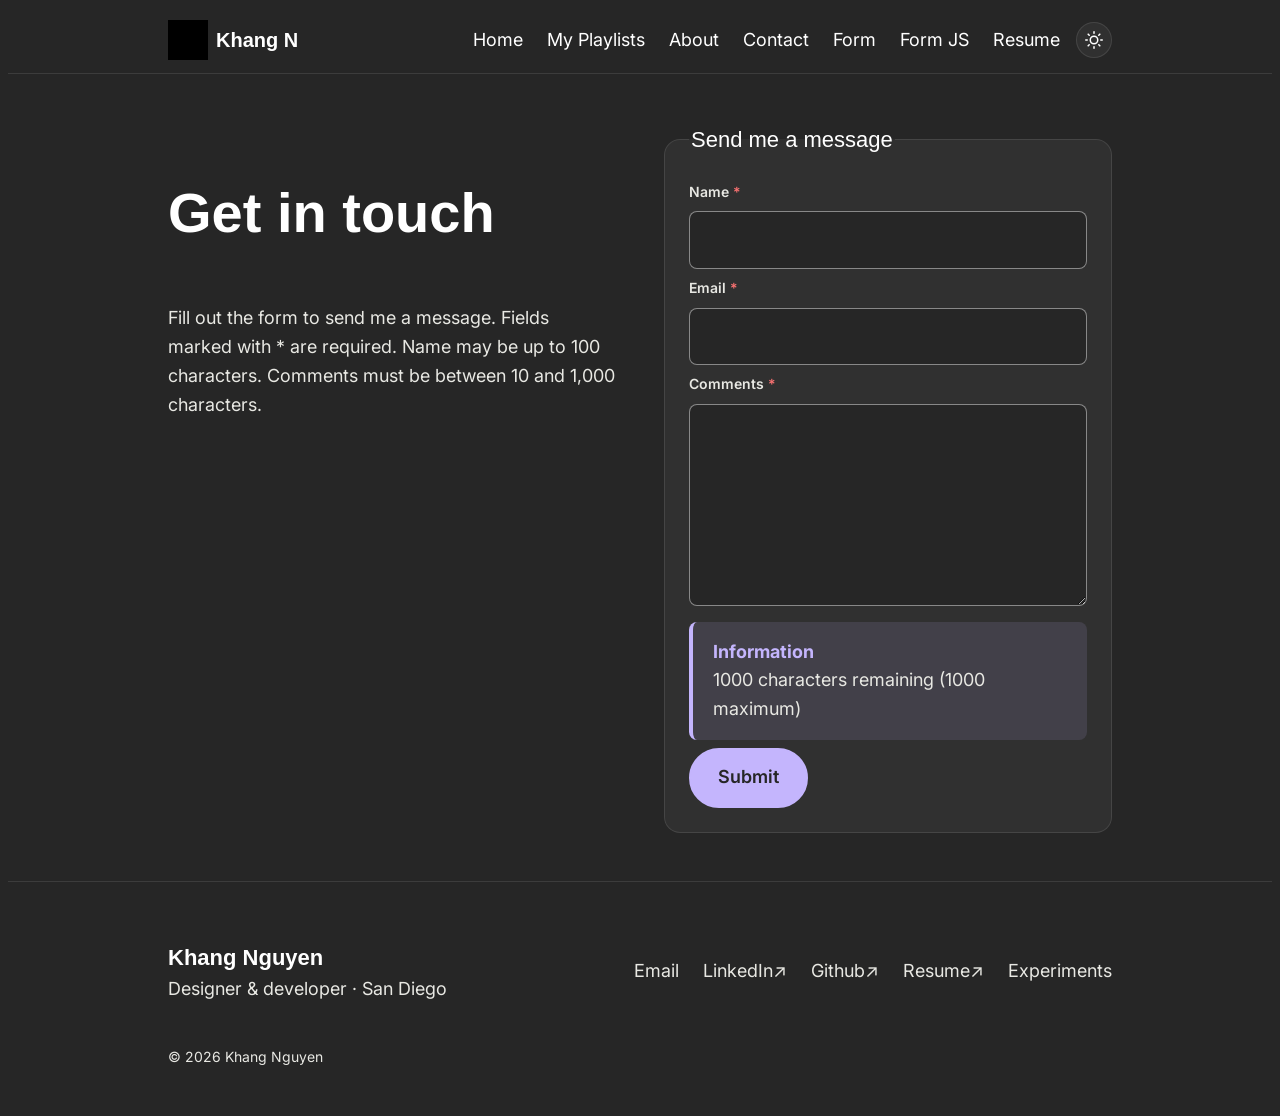
<file: form-with-js.html>
<!doctype html>
<html lang="en">
  <head>
    <meta charset="UTF-8" />
    <meta name="viewport" content="width=device-width, initial-scale=1.0" />
    <meta
      name="description"
      content="Contact Khang Nguyen — enhanced form with JavaScript validation"
    />
    <title>Contact Form (JS) | Khang Nguyen</title>
    <link rel="icon" href="images/favicon.png" type="image/png" />
    <link rel="stylesheet" href="css/styles.css" />
    <script src="form.js" defer></script>
    <script src="js/theme-init.js"></script>
    <script src="js/theme.js" defer></script>
  </head>
  <body>
    <header>
      <a href="index.html">
        <svg width="40" height="40" viewBox="0 0 40 40" role="img">
          <title>Khang's logo</title>
          <rect width="40" height="40" fill="black" />
        </svg>
        Khang N
      </a>
      <nav>
        <ul>
          <li>
            <a href="index.html">Home</a>
          </li>
          <li>
            <a href="playlists.html">My Playlists</a>
          </li>
          <li>
            <a href="about.html">About</a>
          </li>
          <li>
            <a href="contact.html">Contact</a>
          </li>
          <li>
            <a href="form-no-js.html">Form</a>
          </li>
          <li>
            <a href="form-with-js.html">Form JS</a>
          </li>
          <li>
            <a href="resume/khangresume.pdf" target="_blank">Resume</a>
          </li>
        </ul>
      </nav>
      <button class="theme-toggle" aria-label="Switch to light mode" hidden></button>
    </header>
    <main class="contact">
      <section>
        <h1>Get in touch</h1>
        <p>
          Fill out the form to send me a message.
          Fields marked with <span>*</span> are required.
          Name may be up to 100 characters. Comments must be between
          10 and 1,000 characters.
        </p>
      </section>

      <section>
        <form action="https://httpbin.org/post" method="post">
          <fieldset>
            <legend>Send me a message</legend>

            <label for="name">Name <span aria-hidden="true">*</span></label>
            <input
              type="text"
              name="name"
              id="name"
              autocomplete="name"
              required
              minlength="1"
              maxlength="100"
            />

            <label for="email">Email <span aria-hidden="true">*</span></label>
            <input
              type="email"
              name="email"
              id="email"
              autocomplete="email"
              required
            />

            <label for="comments">Comments <span aria-hidden="true">*</span></label>
            <textarea
              name="comments"
              id="comments"
              rows="6"
              required
              minlength="10"
              maxlength="1000"
            ></textarea>

            <input type="hidden" name="possible_bot" value="true" />
            <input type="hidden" name="form-errors" id="form-errors-field" value="[]" />

            <div id="error-area" aria-live="polite"></div>

            <div id="info-area" class="form-messages form-messages--info" hidden>
              <p><strong>Information</strong></p>
              <p id="char-count"></p>
              <p id="char-warning" hidden></p>
            </div>

            <button type="submit">Submit</button>
          </fieldset>
        </form>
      </section>
    </main>
    <footer>
      <p>
        <b>Khang Nguyen</b> <br />
        Designer &amp; developer &middot; San Diego
      </p>
      <ul>
        <li><a href="mailto:khn042@ucsd.edu">Email</a></li>
        <li>
          <a href="https://www.linkedin.com/in/khangnguyen05" target="_blank"
            >LinkedIn</a
          >
        </li>
        <li><a href="https://github.com/khanggn" target="_blank">Github</a></li>
        <li><a href="resume/khangresume.pdf" target="_blank">Resume</a></li>
        <li><a href="experiments.html">Experiments</a></li>
      </ul>
      <p>&copy; 2026 Khang Nguyen</p>
    </footer>
  </body>
</html>
</file>
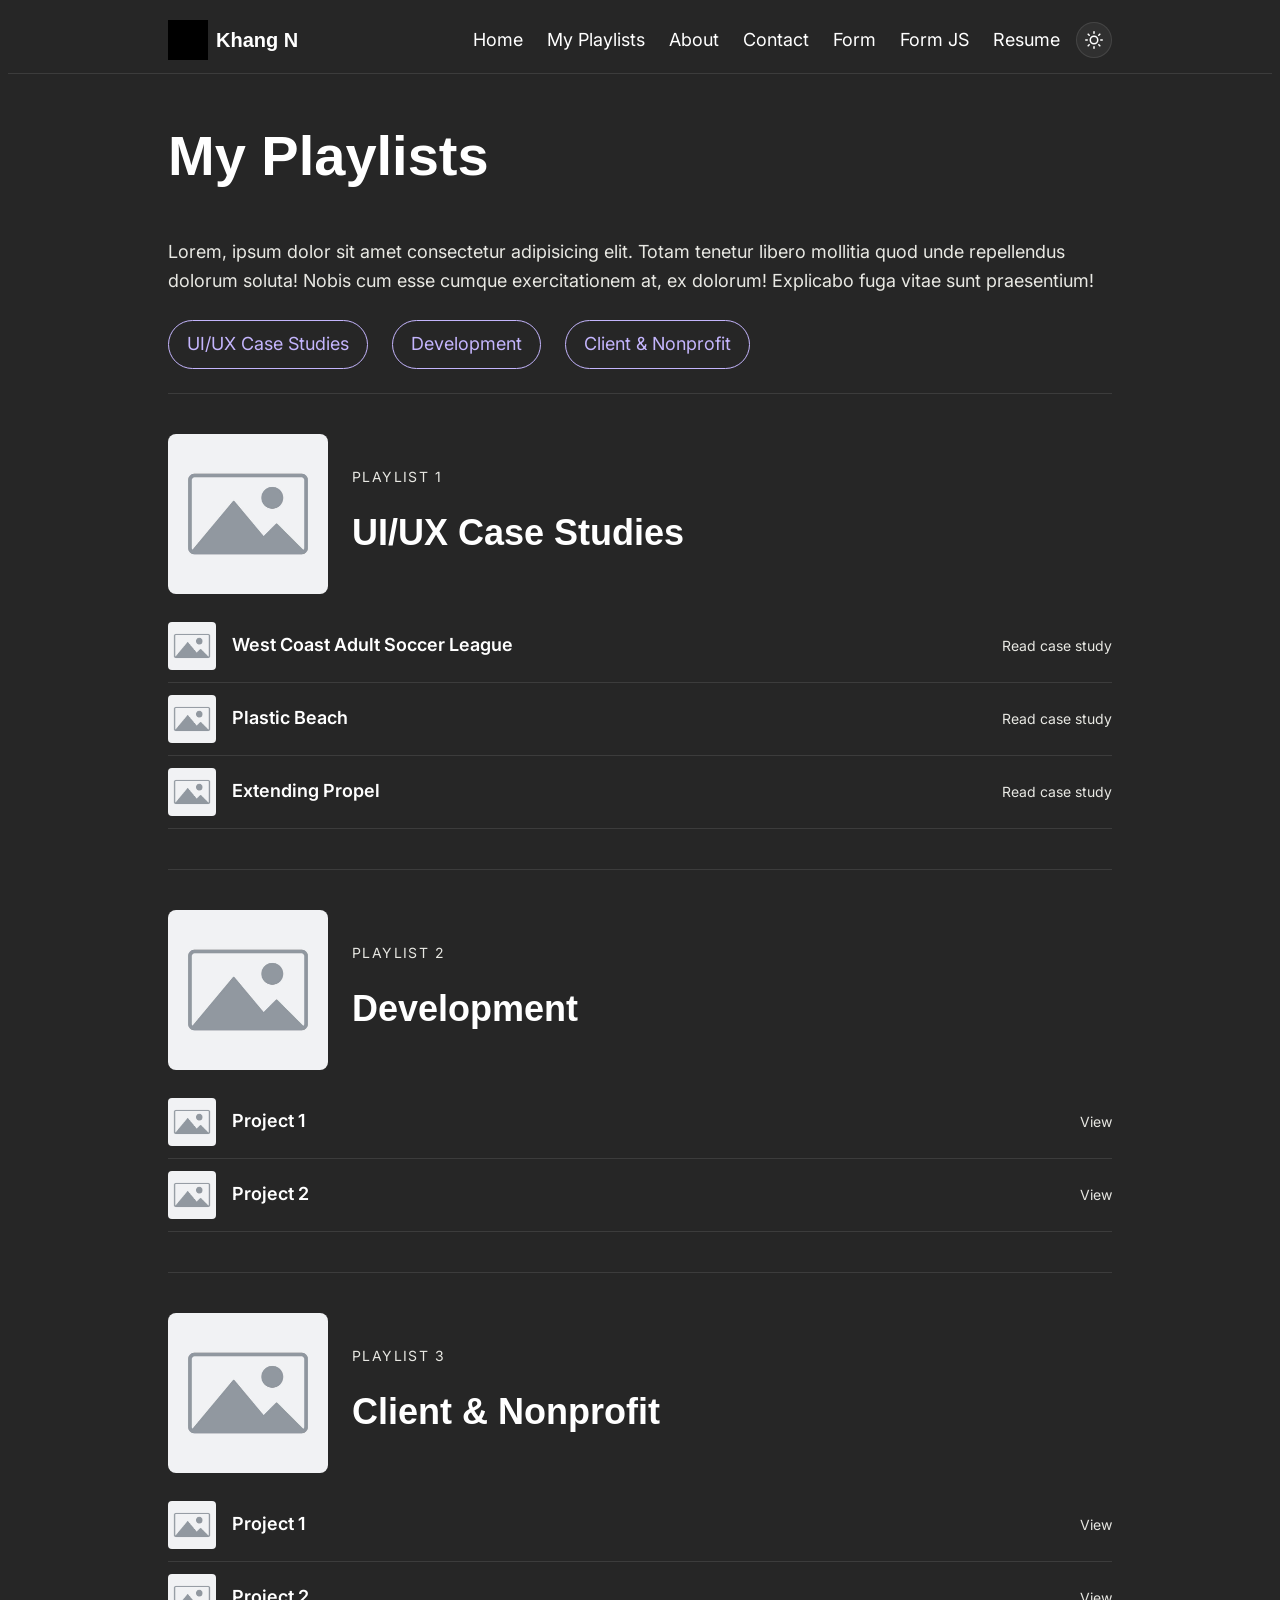
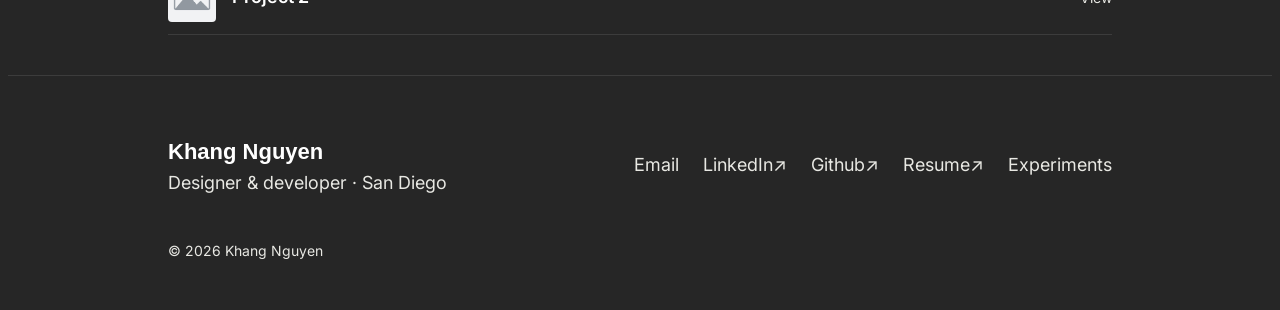
<file: playlists.html>
<!doctype html>
<html lang="en">
  <head>
    <meta charset="UTF-8" />
    <meta name="viewport" content="width=device-width, initial-scale=1.0" />
    <meta
      name="description"
      content="All Khang's projects grouped into playlists: UI/UX case studies, development, and client work"
    />
    <title>My Playlists | Khang Nguyen</title>
    <link rel="icon" href="images/favicon.png" type="image/png" />
    <link rel="stylesheet" href="css/styles.css"/>
    <script src="js/theme-init.js"></script>
    <script src="js/theme.js" defer></script>
  </head>
  <body>
    <header>
      <a href="index.html">
        <svg width="40" height="40" viewBox="0 0 40 40" role="img">
          <title>Khang's logo</title>
          <rect width="40" height="40" fill="black" />
        </svg>
        Khang N
      </a>
      <nav>
        <ul>
          <li>
            <a href="index.html">Home</a>
          </li>
          <li>
            <a href="playlists.html">My Playlists</a>
          </li>
          <li>
            <a href="about.html">About</a>
          </li>
          <li>
            <a href="contact.html">Contact</a>
          </li>
          <li>
            <a href="form-no-js.html">Form</a>
          </li>
          <li>
            <a href="form-with-js.html">Form JS</a>
          </li>
          <li>
            <a href="resume/khangresume.pdf" target="_blank">Resume</a>
          </li>
        </ul>
      </nav>
      <button class="theme-toggle" aria-label="Switch to light mode" hidden></button>
    </header>
    <main>
      <h1>My Playlists</h1>
      <p>
        Lorem, ipsum dolor sit amet consectetur adipisicing elit. Totam tenetur
        libero mollitia quod unde repellendus dolorum soluta! Nobis cum esse
        cumque exercitationem at, ex dolorum! Explicabo fuga vitae sunt
        praesentium!
      </p>
      <nav aria-label="Playlists">
        <ul>
          <li><a href="#uiux">UI/UX Case Studies</a></li>
          <li><a href="#development">Development</a></li>
          <li><a href="#client">Client &amp; Nonprofit</a></li>
        </ul>
      </nav>
      <section id="uiux" class="playlist">
        <img
          src="images/placeholder.jpg"
          alt="placeholder for Ui/Ux"
          width="160"
          height="160"
        />
        <p>Playlist 1</p>
        <h2>UI/UX Case Studies</h2>
        <ol>
          <li>
            <img
              src="images/placeholder.jpg"
              alt="Placeholder thumbnail for WCASL"
              width="48"
              height="48"
            />
            <a href="case-study-wcasl.html">West Coast Adult Soccer League</a>
            <span>Read case study</span>
          </li>
          <li>
            <img
              src="images/placeholder.jpg"
              alt="Placeholder thumbnail for Plastic Beach"
              width="48"
              height="48"
            />
            <a href="case-study-plastic-beach.html">Plastic Beach</a>
            <span>Read case study</span>
          </li>
          <li>
            <img
              src="images/placeholder.jpg"
              alt="Placeholder thumbnail for Extending Propel"
              width="48"
              height="48"
            />
            <a href="case-study-propel.html">Extending Propel</a>
            <span>Read case study</span>
          </li>
        </ol>
      </section>
      <section id="development" class="playlist">
        <img
          src="images/placeholder.jpg"
          alt="Placeholder cover for the Development playlist"
          width="160"
          height="160"
        />
        <p>Playlist 2</p>
        <h2>Development</h2>
        <ol>
          <li>
            <img
              src="images/placeholder.jpg"
              alt="Placeholder thumbnail for project 1"
              width="48"
              height="48"
            />
            <a href="#">Project 1</a>
            <span>View</span>
          </li>
          <li>
            <img
              src="images/placeholder.jpg"
              alt="Placeholder thumbnail for project 2"
              width="48"
              height="48"
            />
            <a href="#">Project 2</a>
            <span>View</span>
          </li>
        </ol>
      </section>
      <section id="client" class="playlist">
        <img
          src="images/placeholder.jpg"
          alt="Placeholder cover for the Client &amp; Nonprofit playlist"
          width="160"
          height="160"
        />
        <p>Playlist 3</p>
        <h2>Client &amp; Nonprofit</h2>
        <ol>
          <li>
            <img
              src="images/placeholder.jpg"
              alt="Placeholder thumbnail for project 1"
              width="48"
              height="48"
            />
            <a href="#">Project 1</a>
            <span>View</span>
          </li>
          <li>
            <img
              src="images/placeholder.jpg"
              alt="Placeholder thumbnail for project 2"
              width="48"
              height="48"
            />
            <a href="#">Project 2</a>
            <span>View</span>
          </li>
        </ol>
      </section>
    </main>
    <footer>
      <p>
        <b>Khang Nguyen</b> <br />
        Designer &amp; developer &middot; San Diego
      </p>
      <ul>
        <li><a href="mailto:khn042@ucsd.edu">Email</a></li>
        <li>
          <a href="https://www.linkedin.com/in/khangnguyen05" target="_blank"
            >LinkedIn</a
          >
        </li>
        <li><a href="https://github.com/khanggn" target="_blank">Github</a></li>
        <li><a href="resume/khangresume.pdf" target="_blank">Resume</a></li>
        <li><a href="experiments.html">Experiments</a></li>
      </ul>
      <p>&copy; 2026 Khang Nguyen</p>
    </footer>
  </body>
</html>
</file>
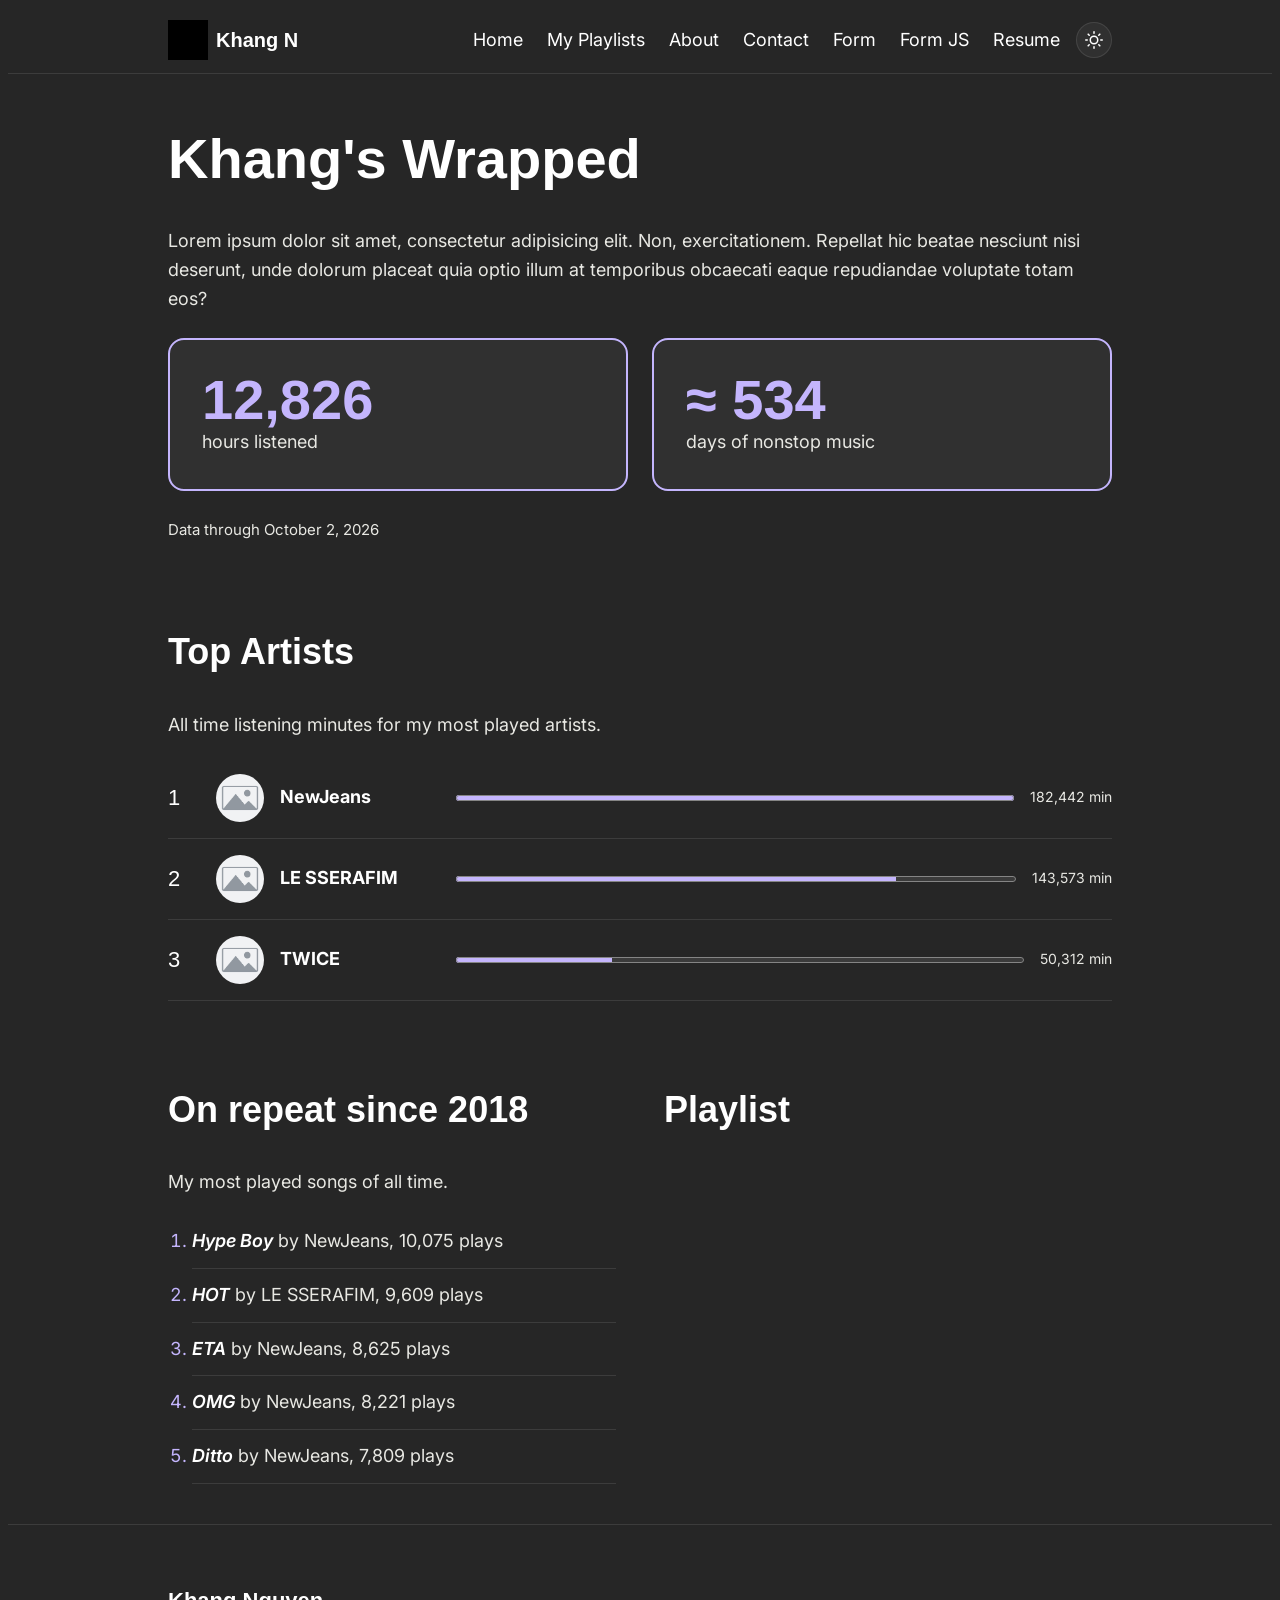
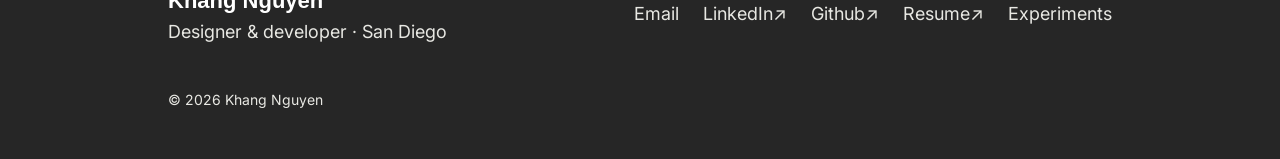
<file: wrapped.html>
<!doctype html>
<html lang="en">
  <head>
    <meta charset="UTF-8" />
    <meta name="viewport" content="width=device-width, initial-scale=1.0" />
    <meta
      name="description"
      content="Khang's Spotify listening stats: hours listened, top artists, and the songs on repeat since 2018."
    />
    <title>Khang's Wrapped | Khang Nguyen</title>
    <link rel="icon" href="images/favicon.png" type="image/png" />
    <link rel="stylesheet" href="css/styles.css"/>
    <script src="js/theme-init.js"></script>
    <script src="js/theme.js" defer></script>
  </head>
  <body>
    <header>
      <a href="index.html">
        <svg width="40" height="40" viewBox="0 0 40 40" role="img">
          <title>Khang's logo</title>
          <rect width="40" height="40" fill="black" />
        </svg>
        Khang N
      </a>
      <nav>
        <ul>
          <li>
            <a href="index.html">Home</a>
          </li>
          <li>
            <a href="playlists.html">My Playlists</a>
          </li>
          <li>
            <a href="about.html">About</a>
          </li>
          <li>
            <a href="contact.html">Contact</a>
          </li>
          <li>
            <a href="form-no-js.html">Form</a>
          </li>
          <li>
            <a href="form-with-js.html">Form JS</a>
          </li>
          <li>
            <a href="resume/khangresume.pdf" target="_blank">Resume</a>
          </li>
        </ul>
      </nav>
      <button class="theme-toggle" aria-label="Switch to light mode" hidden></button>
    </header>
    <main class="wrapped">
      <section class="wrapped-intro">
        <h1>Khang's Wrapped</h1>
        <p>
          Lorem ipsum dolor sit amet, consectetur adipisicing elit. Non,
          exercitationem. Repellat hic beatae nesciunt nisi deserunt, unde
          dolorum placeat quia optio illum at temporibus obcaecati eaque
          repudiandae voluptate totam eos?
        </p>
        <div class="stat">
          <p><strong>12,826</strong></p>
          <p>hours listened</p>
        </div>
        <div class="stat">
        <p><strong>&asymp; 534</strong></p>
        <p>days of nonstop music</p>
        </div>
        <p><small>Data through October 2, 2026</small></p>
      </section>
      <section class="top-artists">
        <h2>Top Artists</h2>
        <p>All time listening minutes for my most played artists.</p>
        <ol>
          <li>
            <img
              src="images/placeholder.jpg"
              alt="NewJeans"
              width="48"
              height="48"
            />
            <b>NewJeans</b>
            <progress
              value="182442"
              max="182442"
              aria-label="NewJeans listening minutes"
            >
              182,442 minutes
            </progress>
            <span>182,442 min</span>
          </li>
          <li>
            <img
              src="images/placeholder.jpg"
              alt="LE SSERAFIM"
              width="48"
              height="48"
            />
            <b>LE SSERAFIM</b>
            <progress
              value="143573"
              max="182442"
              aria-label="LE SSERAFIM listening minutes"
            >
              143,573 minutes
            </progress>
            <span>143,573 min</span>
          </li>
          <li>
            <img
              src="images/placeholder.jpg"
              alt="TWICE"
              width="48"
              height="48"
            />
            <b>TWICE</b>
            <progress
              value="50312"
              max="182442"
              aria-label="TWICE listening minutes"
            >
              50,312 minutes
            </progress>
            <span>50,312 min</span>
          </li>
        </ol>
      </section>
      <section class="on-repeat">
        <h2>On repeat since 2018</h2>
        <p>My most played songs of all time.</p>
        <ol>
          <li><i>Hype Boy</i> by NewJeans, 10,075 plays</li>
          <li><i>HOT</i> by LE SSERAFIM, 9,609 plays</li>
          <li><i>ETA</i> by NewJeans, 8,625 plays</li>
          <li><i>OMG</i> by NewJeans, 8,221 plays</li>
          <li><i>Ditto</i> by NewJeans, 7,809 plays</li>
        </ol>
      </section>
      <section class="spotify">
        <h2>Playlist</h2>
        <iframe
          src="https://open.spotify.com/embed/track/0a4MMyCrzT0En247IhqZbD"
          title="Spotify player: Hype Boy by NewJeans"
          width="400"
          height="152"
          allow="encrypted-media"
        ></iframe>
      </section>
    </main>
    <footer>
      <p>
        <b>Khang Nguyen</b> <br />
        Designer &amp; developer &middot; San Diego
      </p>
      <ul>
        <li><a href="mailto:khn042@ucsd.edu">Email</a></li>
        <li>
          <a href="https://www.linkedin.com/in/khangnguyen05" target="_blank"
            >LinkedIn</a
          >
        </li>
        <li><a href="https://github.com/khanggn" target="_blank">Github</a></li>
        <li><a href="resume/khangresume.pdf" target="_blank">Resume</a></li>
        <li><a href="experiments.html">Experiments</a></li>
      </ul>
      <p>&copy; 2026 Khang Nguyen</p>
    </footer>
  </body>
</html>
</file>
<file: css/styles.css>
@import url("https://fonts.googleapis.com/css2?family=Inter:wght@400;600&display=swap");
@import url("https://api.fontshare.com/v2/css?f[]=clash-display@600,700&display=swap");

:root {
    --color-bg: #262626;
    --color-text: #E8E8E3;
    --color-heading: #FFFFFF;
    --color-accent: #C4B5FD;
    --color-muted: #4E4A5C;

    --font-body: "Inter", system-ui, sans-serif;
    --font-heading: "Clash Display", sans-serif;

    --text-sm: 0.875rem;
    --text-base: 1.125rem;
    --text-h1: 3.5rem;
    --text-h2: 2.25rem;
    --text-h3: 1.375rem;

    --page-padding: 1.5rem;

    --color-surface: #303030;
    --color-border: rgba(255, 255, 255, 0.1);
    --color-error: #F87171;
    --color-success: #4ADE80;
    --color-warning: #FBBF24;
    --color-control-border: rgba(255, 255, 255, 0.45);
    --radius: 1rem;

}

:root[data-theme="light"] {
    --color-bg: #F5F5F4;
    --color-text: #1C1917;
    --color-heading: #0C0A09;
    --color-accent: #7C3AED;
    --color-muted: #D6D3D1;
    --color-surface: #FFFFFF;
    --color-border: rgba(0, 0, 0, 0.1);
    --color-error: #B91C1C;
    --color-success: #15803D;
    --color-warning: #B45309;
    --color-control-border: rgba(0, 0, 0, 0.45);
}

@view-transition {
    navigation: auto;
}

@media (prefers-reduced-motion: reduce) {
    ::view-transition-group(*),
    ::view-transition-old(*),
    ::view-transition-new(*) {
        animation-duration: 0s !important;
    }
}

/* Styling General elements */
body {
    font-family: var(--font-body);
    font-size: var(--text-base);
    color: var(--color-text);
    background-color: var(--color-bg);
    line-height: 1.6;
}

h1, h2, h3 {
    font-family: var(--font-heading);
    color: var(--color-heading);
}

h1 {
    font-size: var(--text-h1);
}

h2 {
    font-size: var(--text-h2);
}

h3 {
    font-size: var(--text-h3);
}

body > header, main, body > footer {
    padding: 0 var(--page-padding);
}

/* nav bar */

body > header {
    display: flex;
    justify-content: space-between;
    align-items: center;
    gap: 1rem;
    border-bottom: 1px solid var(--color-border);
    flex-wrap: wrap;
}

/* child combinator: targets only the logo link directly inside the header, not the nav links */
header > a {
    display: flex;
    align-items: center;
    gap: 0.5rem;
    font-family: var(--font-heading);
    font-weight: 700;
    font-size: 1.25rem;
    color: var(--color-heading);
    text-decoration: none;
    white-space: nowrap;
}

body > header nav {
    margin-left: auto;
}

nav ul {
    display: flex;
    flex-wrap: wrap;
    gap: 1.5rem;
    list-style: none;
    padding: 0;
}

/* descendant combinator: targets every link inside the nav */
nav a {
    color: var(--color-heading);
    text-decoration: none;
}

.theme-toggle {
    display: flex;
    align-items: center;
    justify-content: center;
    width: 36px;
    height: 36px;
    padding: 0;
    color: var(--color-heading);
    background: var(--color-surface);
    border: 1px solid var(--color-border);
    border-radius: 50%;
    cursor: pointer;
}

.theme-toggle:hover {
    background: var(--color-accent);
    color: var(--color-bg);
    border-color: var(--color-accent);
}

nav a:hover {
    color: var(--color-accent);
}

a {
    color: var(--color-accent);
}

a:hover {
    color: var(--color-heading);
}

a:focus,
button:focus,
input:focus,
textarea:focus {
    outline: 3px solid var(--color-accent);
    outline-offset: 3px;
}

/* HOMEPAGE */
/* hero section */
img {
    max-width: 100%;
    height: auto;
    display: block;
}

.hero {
    display: grid;
    gap: 1.5rem;
    padding-block: 4rem;
}

.hero strong {
    color: var(--color-accent);
}

.hero-action {
    display: flex;
    flex-wrap: wrap;
    gap: 1rem;
}

.hero-action a {
    padding: 0.75em 1.5em;
    border: 2px solid var(--color-accent);
    border-radius: 999px;
    background-color: var(--color-accent);
    color: var(--color-bg);
    font-weight: 600;
    text-decoration: none;
}

/* adjacent sibling combinator: targets the second hero button to make it an outline button */
.hero-action a + a {
    background-color: transparent;
    color: var(--color-accent);
}

.hero-action a:hover {
    background-color: var(--color-heading);
    border-color: var(--color-heading);
    color: var(--color-bg);
}


/* featured tracks */
.featured {
    padding-block: 3rem;
    display: grid; 
}

.featured h2 {
    margin: 0;
}

.featured > a {
    text-decoration: none;
    font-weight: 600;
}

.featured > a:hover {
    text-decoration: underline;
}

track-card {
    display: grid;
}

.card-grid {
    grid-column: 1 / -1;
    display: grid;
    gap: 1.5rem;
    margin-top: 1.5rem;
}

track-card > article {
    display: flex;
    flex-direction: column;
    padding: 1.25rem;
    background-color: var(--color-surface);
    border: 1px solid var(--color-border);
    border-radius: var(--radius);
}

track-card img {
    width: 100%;
    border-radius: calc(var(--radius)/2);
}

track-card h3 a {
    color: var(--color-heading);
    text-decoration: none;
}

track-card h3 a:hover{
    color: var(--color-accent)
}

track-card span, .records article > span {
    margin-top: auto;
    align-self: flex-start;
    display: inline-block;
    padding: 0.25em 0.75em;
    font-size: var(--text-sm);
    color: var(--color-text);
    background-color: var(--color-muted);
    border-radius: 999px;
}

/* off the record */
.records {
    display: grid;
    gap: 1.5rem;
    padding-block: 3rem;
}

.records > h2 {
    grid-column: 1 / -1;
    margin: 0;
}

.records article {
    display: flex;
    flex-direction: column;
    padding: 1.25rem;
    background-color: var(--color-surface);
    border: 1px solid var(--color-border);
    border-radius: var(--radius);
}

.records strong {
    font-family: var(--font-heading);
    font-size: var(--text-h2);
    color: var(--color-accent);
}

.photos {
    display: flex;
    gap: 0.5rem;
}

.photos img {
    border-radius: calc(var(--radius) / 2);
}

.records article > span {
    display: block;
    width: fit-content;
    margin-top: 0;
    margin-bottom: 1rem;
}

.records article > a {
    margin-top: auto;
    align-self: flex-start;
    font-weight: 600;
    text-decoration: none;
}

.records article > a:hover {
    text-decoration: underline;
}

/* footer */
body > footer {
    display: grid;
    gap: 1.5rem;
    padding-top: 2.5rem;
    padding-bottom: 2.5rem;
    border-top: 1px solid var(--color-border);
}

body > footer b {
    font-family: var(--font-heading);
    font-size: var(--text-h3);
    color: var(--color-heading);
}

body > footer ul {
    display: flex;
    flex-wrap: wrap;
    gap: 1.5rem;
    list-style: none;
    margin: 0;
    padding: 0;
}

body > footer a {
    color: var(--color-text);
    text-decoration: none;
}

body > footer a:hover {
    color: var(--color-accent);
}

/* attribute selector: footer links that open in a new tab get an arrow so users know they'll leave the site */
body > footer a[target="_blank"]::after{
    content: "↗";
}

body > footer p:last-child {
    margin: 0;
    font-size: var(--text-sm);
}

/* PLAYLIST PAGE */

nav[aria-label="Playlists"] ul {
    margin: 1.5rem 0;
    padding: 0;
}

nav[aria-label="Playlists"] a {
    display: inline-block;
    padding: 0.5em 1em;
    border: 1px solid var(--color-accent);
    border-radius: 999px;
    color: var(--color-accent);
}

nav[aria-label="Playlists"] a:hover {
    background-color: var(--color-accent);
    color: var(--color-bg);
}

.playlist {
    display: grid;
    gap: 1rem;
    padding-block: 2.5rem;
    border-top: 1px solid var(--color-border);
}

/* Child combinator: the playlist cover image */
.playlist > img {
    border-radius: calc(var(--radius) / 2);
}

.playlist > p {
    margin: 0;
    font-size: var(--text-sm);
    text-transform: uppercase;
    letter-spacing: 0.1em;
}

.playlist h2 {
    margin: 0;
}

.playlist ol {
    list-style: none;
    margin: 0;
    padding: 0;
}

.playlist li {
    display: grid;
    grid-template-columns: auto 1fr auto;
    align-items: center;
    gap: 1rem;
    padding-block: 0.75rem;
    border-bottom: 1px solid var(--color-border);
}

.playlist li img {
    border-radius: 0.25rem;
}

.playlist li a {
    color: var(--color-heading);
    font-weight: 600;
    text-decoration: none;
}

.playlist li a:hover {
    color: var(--color-accent);
}

.playlist li span {
    font-size: var(--text-sm);
}

/* ABOUT PAGE */
.about {
    display: grid;
    gap: 1rem;
    padding-block: 3rem;
}

.about > img {
    max-width: 15rem;
    border-radius: var(--radius);
}

.about h1 {
    margin: 0;
}

.about h1 ~ p {
    margin: 0;
    max-width: 65ch;
}

.about p:last-child {
    margin-top: 1rem;
    font-weight: 600;
}

/* WRAPPED PAGE */
.wrapped {
    display: grid;
    column-gap: 3rem;
}

.wrapped section {
    padding-block: 2.5rem;
}

.wrapped h2 {
    margin-top: 0;
}

.wrapped-intro {
    display: grid;
    gap: 1.5rem;
}

.wrapped-intro h1,
.wrapped-intro > p {
    margin: 0;
}

.stat {
    padding: 2rem;
    background-color: var(--color-surface);
    border: 2px solid var(--color-accent);
    border-radius: var(--radius);
}

.stat p {
    margin: 0;
}

.stat strong {
    font-family: var(--font-heading);
    font-size: var(--text-h1);
    line-height: 1;
    color: var(--color-accent);
}

.top-artists ol {
    list-style: none;
    margin: 0;
    padding: 0;
    counter-reset: rank;
}

.top-artists li {
    counter-increment: rank;
    display: grid;
    grid-template-columns: 2rem auto 1fr auto;
    align-items: center;
    gap: 0.5rem 1rem;
    padding-block: 1rem;
    border-bottom: 1px solid var(--color-border);
}

.top-artists li::before {
    content: counter(rank);
    font-family: var(--font-heading);
    font-size: var(--text-h3);
    color: var(--color-heading);
}

.top-artists img {
    border-radius: 50%;
}

.top-artists b {
    color: var(--color-heading);
}

.top-artists progress {
    grid-column: 2 / -1;
    width: 100%;
    height: 0.75rem;
    accent-color: var(--color-accent);
}

.top-artists li span {
    grid-row: 1;
    grid-column: 4;
    font-size: var(--text-sm);
}

.on-repeat ol {
    margin: 0;
    padding-left: 1.5rem;
}

.on-repeat li {
    padding-block: 0.75rem;
    border-bottom: 1px solid var(--color-border);
}

.on-repeat li::marker {
    color: var(--color-accent);
}

.on-repeat i {
    color: var(--color-heading);
    font-weight: 600;
}

.spotify iframe {
    width: 100%;
    border: 0;
    border-radius: var(--radius);
}

/* ALL THREE CASE STUDY PAGES */
.case-study {
    display: grid;
    column-gap: 3rem;
    padding-block: 2rem;
}

.case-study > header {
    display: grid;
    gap: 1.5rem;
    padding-bottom: 2.5rem;
}

.case-study > header h1,
.case-study > header p {
    margin: 0;
}

.case-study img {
    width: 100%;
    border-radius: var(--radius);
}

.case-study > header ul {
    display: grid;
    grid-template-columns: 1fr 1fr;
    gap: 1rem;
    list-style: none;
    margin: 0;
    padding: 0;
}

.case-study > header li {
    padding: 1rem;
    font-size: var(--text-sm);
    background-color: var(--color-surface);
    border-radius: calc(var(--radius) / 2);
}

.case-study > header b {
    display: block;
    color: var(--color-heading);
}

.case-study > nav {
    padding: 1.25rem;
    background-color: var(--color-surface);
    border: 1px solid var(--color-border);
    border-radius: var(--radius);
}

.case-study > nav h2 {
    margin: 0 0 0.75rem;
    font-size: var(--text-sm);
    text-transform: uppercase;
    letter-spacing: 0.1em;
}

.case-study > nav ol {
    margin: 0;
    padding-left: 1.25rem;
}

.case-study > nav li {
    padding-block: 0.25rem;
}

.case-study section {
    padding-block: 2.5rem;
    border-bottom: 1px solid var(--color-border);
}

.case-study section p,
.case-study section ul {
    max-width: 65ch;
}

.case-study section img {
    margin-top: 1.5rem;
}

.case-study section li + li {
    margin-top: 0.75rem;
}

.case-study > footer p {
    display: flex;
    flex-wrap: wrap;
    justify-content: space-between;
    gap: 1rem;
    padding-top: 2rem;
    font-weight: 600;
}

.case-study > footer a {
    text-decoration: none;
}

/* BSIDE PAGE */
.hobbies,
.currently,
.fun-facts {
    padding-block: 2.5rem;
}

.hobbies {
    display: grid;
    gap: 1.5rem;
}

.hobbies > h2 {
    margin: 0;
}

.hobbies article {
    padding: 1.25rem;
    background-color: var(--color-surface);
    border: 1px solid var(--color-border);
    border-radius: var(--radius);
}

.hobbies img {
    width: 100%;
    border-radius: calc(var(--radius) / 2);
}

.currently ul {
    display: grid;
    grid-template-columns: 1fr 1fr;
    gap: 1rem;
    list-style: none;
    margin: 0;
    padding: 0;
}

.currently li {
    padding: 1.25rem;
    background-color: var(--color-surface);
    border-radius: var(--radius);
}

.currently b {
    display: block;
    font-size: var(--text-sm);
    text-transform: uppercase;
    letter-spacing: 0.1em;
    color: var(--color-accent);
}

.fun-facts ol {
    max-width: 65ch;
    padding-left: 1.5rem;
}

.fun-facts li {
    padding-block: 0.5rem;
}

.fun-facts li::marker {
    font-family: var(--font-heading);
    font-weight: 700;
    color: var(--color-accent);
}

/* CONTACT PAGE */
.contact {
    display: grid;
    gap: 1rem;
}

.contact section {
    padding-block: 3rem;
}

.contact section ul {
    list-style: none;
    margin: 0;
    padding: 0;
}

.contact section li {
    padding-block: 0.75rem;
    border-bottom: 1px solid var(--color-border);
}

.contact section li a {
    font-weight: 600;
    text-decoration: none;
}

.contact fieldset {
    display: grid;
    gap: 0.5rem;
    margin: 0;
    padding: 1.5rem;
    background-color: var(--color-surface);
    border: 1px solid var(--color-border);
    border-radius: var(--radius);
}

.contact legend {
    font-family: var(--font-heading);
    font-size: var(--text-h3);
    color: var(--color-heading);
}

.contact label {
    font-size: var(--text-sm);
    font-weight: 600;
}

.contact input,
.contact textarea {
    box-sizing: border-box;
    width: 100%;
    padding: 0.75em;
    font: inherit;
    color: var(--color-text);
    background-color: var(--color-bg);
    border: 1px solid var(--color-control-border);
    border-radius: calc(var(--radius) / 2);
}

.contact button {
    justify-self: start;
    padding: 0.75em 1.5em;
    font: inherit;
    font-weight: 600;
    color: var(--color-bg);
    background-color: var(--color-accent);
    border: 2px solid var(--color-accent);
    border-radius: 999px;
    cursor: pointer;
}

.contact button:hover {
    background-color: var(--color-heading);
    border-color: var(--color-heading);
}

.contact label span {
    color: var(--color-error);
}

.contact input:user-valid,
.contact textarea:user-valid {
    border-color: var(--color-success);
}

.contact input:user-invalid,
.contact textarea:user-invalid {
    border-color: var(--color-error);
    box-shadow: 0 0 0 1px var(--color-error);
}

[hidden] {
    display: none !important;
}

.form-messages {
    padding: 1rem 1.25rem;
    border-radius: calc(var(--radius) / 2);
    border-left: 4px solid;
}

.form-messages p {
    margin: 0;
}

.form-messages--error {
    border-left-color: var(--color-error);
    background-color: color-mix(in srgb, var(--color-error) 12%, transparent);
}

.form-messages--error p:first-child strong {
    color: var(--color-error);
}

.form-messages--error p + p {
    margin-top: 0.5rem;
}

.form-messages--info {
    border-left-color: var(--color-accent);
    background-color: color-mix(in srgb, var(--color-accent) 12%, transparent);
}

.form-messages--info strong {
    color: var(--color-accent);
}

.form-messages--warning {
    border-left-color: var(--color-warning);
    background-color: color-mix(in srgb, var(--color-warning) 15%, transparent);
}

.form-messages--warning strong {
    color: var(--color-warning);
}

#char-warning {
    font-weight: 600;
}

/* 404 PAGE */
.not-found {
    display: grid;
    gap: 1rem;
    padding-block: 4rem;
}

.not-found > img {
    border-radius: 50%;
}

.not-found h1,
.not-found > p {
    margin: 0;
}

.not-found > p:first-of-type {
    font-size: var(--text-sm);
    text-transform: uppercase;
    letter-spacing: 0.1em;
    color: var(--color-accent);
}

/* different screen sizes */
@media (min-width: 768px) {
    .hero {
        grid-template-columns: 1fr auto;
        align-items: center;
    }

    .hero picture {
        grid-column: 2;
        grid-row: 1 / span 3;
    }

    .card-grid {
        grid-template-columns: repeat(3, 1fr);
    }
    .featured {
        grid-template-columns: 1fr auto;
        align-items: baseline;
    }
    .records {
        grid-template-columns: 1fr 1fr;
    }

    body > footer {
        grid-template-columns: 1fr auto;
        align-items: center;
    }

    body > footer p:last-child {
        grid-column: 1 / -1;
    }

    .playlist {
        grid-template-columns: auto 1fr;
        column-gap: 1.5rem;
    }

    .playlist > img {
        grid-row: 1 / span 2;
    }

    .playlist > p {
        align-self: end;
    }

    .playlist h2 {
        align-self: start;
    }

    .playlist > ol {
        grid-column: 1 / -1;
    }
    .about {
        grid-template-columns: auto 1fr;
        column-gap: 3rem;
        align-items: start;
    }

    .about > img {
        grid-column: 1;
        grid-row: 1 / span 6;
    }
    .wrapped {
        grid-template-columns: 1fr 1fr;
    }

    .wrapped-intro,
    .top-artists {
        grid-column: 1 / -1;
    }

    .wrapped-intro {
        grid-template-columns: 1fr 1fr;
    }

    .wrapped-intro h1,
    .wrapped-intro > p {
        grid-column: 1 / -1;
    }

    .top-artists li {
        grid-template-columns: 2rem auto 10rem 1fr auto;
    }

    .top-artists progress {
        grid-row: 1;
        grid-column: 4;
    }

    .top-artists li span {
        grid-column: 5;
    }
    .case-study {
        grid-template-columns: 14rem 1fr;
    }

    .case-study > header,
    .case-study > footer {
        grid-column: 1 / -1;
    }

    .case-study > header ul {
        grid-template-columns: repeat(4, 1fr);
    }

    .case-study > nav {
        grid-column: 1;
        grid-row: 2 / span 6;
        align-self: start;
        position: sticky;
        top: 1.5rem;
    }

    .case-study section {
        grid-column: 2;
    }

    .hobbies {
        grid-template-columns: repeat(3, 1fr);
    }

    .hobbies > h2 {
        grid-column: 1 / -1;
    }

    .currently ul {
        grid-template-columns: repeat(4, 1fr);
    }
    .contact {
        grid-template-columns: 1fr 1fr;
        column-gap: 3rem;
        align-items: start;
    }
    .not-found {
        grid-template-columns: auto 1fr;
        column-gap: 3rem;
    }

    .not-found > img {
        grid-row: 1 / span 4;
        align-self: center;
    }
}

@media (min-width: 1024px) {
    :root {
        --page-padding: 10rem;
    }
}
</file>
